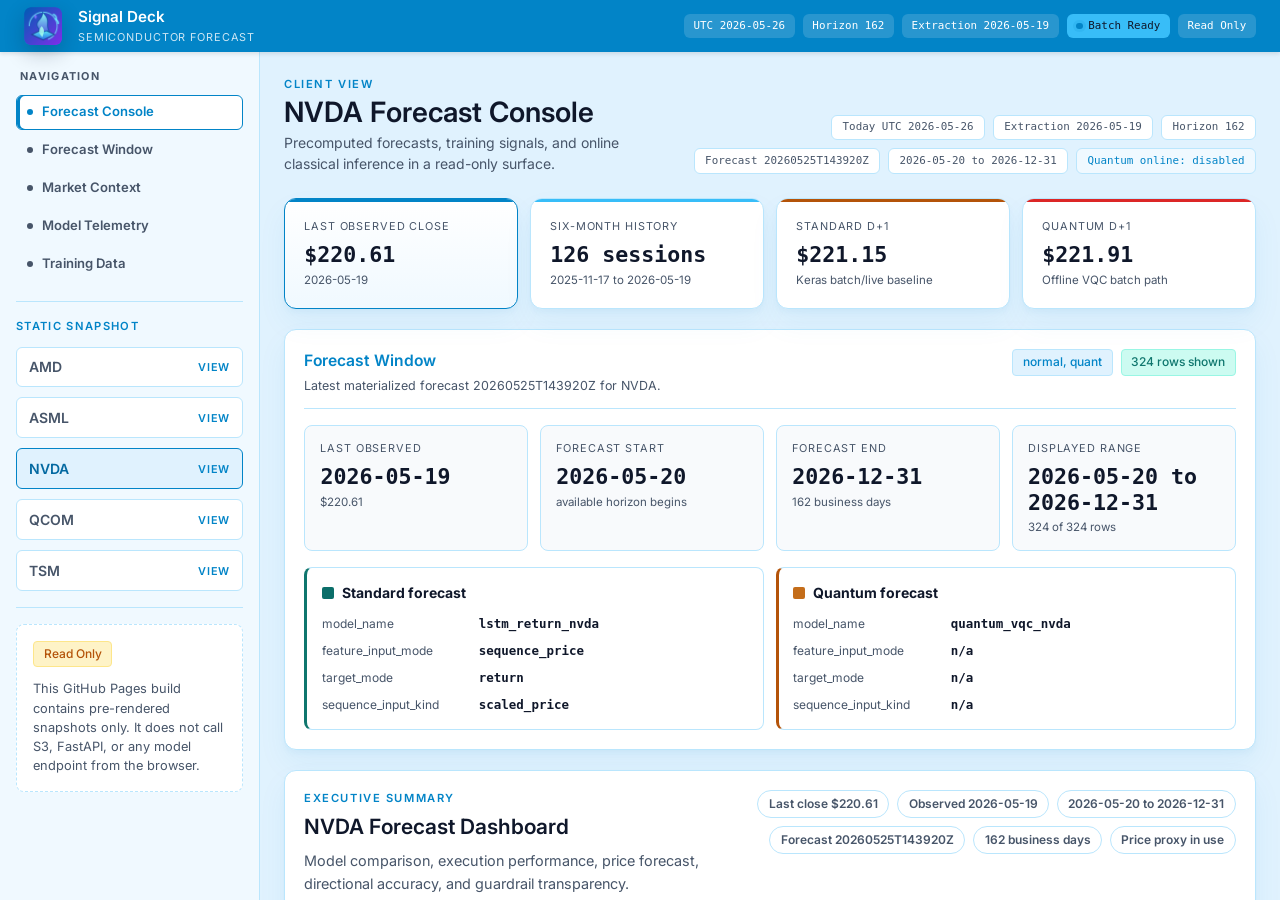
<file: site/index.html>
﻿<!doctype html>

<html lang="en">
  <head>
    <meta charset="utf-8">
    <meta name="viewport" content="width=device-width, initial-scale=1">
    <title>Signal Deck</title>
    <link rel="icon" href="static/favicon.ico" sizes="any">
    <link rel="apple-touch-icon" href="static/favicon-256.png">
    <link rel="stylesheet" href="static/app.css">
  </head>
  <body>
    <div class="sd-app">
      <div class="sd-topbar">
        <div class="sd-brand">
          <img
            class="sd-brand-logo"
            src="static/brand-logo-header.png"
            alt=""
            width="38"
            height="38"
            aria-hidden="true"
          >
          <div>
            <div class="sd-brand-name">Signal Deck</div>
            <div class="sd-brand-sub">Semiconductor Forecast</div>
          </div>
        </div>
        <div class="sd-chips">
          <div class="sd-chip">UTC 2026-05-26</div>
          <div class="sd-chip">Horizon 162</div>
          <div class="sd-chip">Extraction 2026-05-19</div>
          <div class="sd-chip sd-chip-accent">Batch Ready</div>
          <div class="sd-badge-locked">Read Only</div>
        </div>
      </div>

    <div class="shell">
      <aside class="rail">
        <div class="brand">
          <div class="brand-mark">Signal Deck</div>
          <div class="brand-sub">Semiconductor Forecast Client View</div>
        </div>

        <nav class="rail-section" aria-label="Dashboard sections">
          <div class="rail-title">Navigation</div>
          <a class="rail-nav-item rail-nav-item-active" href="#forecast-console">
            <span class="rail-nav-dot"></span>
            Forecast Console
          </a>
          <a class="rail-nav-item" href="#forecast-window">
            <span class="rail-nav-dot"></span>
            Forecast Window
          </a>
          <a class="rail-nav-item" href="#market-context">
            <span class="rail-nav-dot"></span>
            Market Context
          </a>
          <a class="rail-nav-item" href="#telemetry">
            <span class="rail-nav-dot"></span>
            Model Telemetry
          </a>
          <a class="rail-nav-item" href="#training-data">
            <span class="rail-nav-dot"></span>
            Training Data
          </a>
        </nav>

        <div class="rail-divider"></div>

        <section class="rail-section">
        
        <div class="filter-panel">
          <div class="filter-title">Static Snapshot</div>
          <div class="static-nav">
            
            <a
              class="static-nav-link "
              href="index.html?symbol=AMD"
            >AMD</a>
            
            <a
              class="static-nav-link "
              href="index.html?symbol=ASML"
            >ASML</a>
            
            <a
              class="static-nav-link static-nav-link-active"
              href="index.html?symbol=NVDA"
            >NVDA</a>
            
            <a
              class="static-nav-link "
              href="index.html?symbol=QCOM"
            >QCOM</a>
            
            <a
              class="static-nav-link "
              href="index.html?symbol=TSM"
            >TSM</a>
            
          </div>
        </div>
        
        </section>

        <div class="rail-divider"></div>

        <section class="rail-section">
        <div class="read-only-note">
          <div class="pill pill-locked">Read Only</div>
          
          <p>This GitHub Pages build contains pre-rendered snapshots only. It does not call S3, FastAPI, or any model endpoint from the browser.</p>
          
        </div>
        </section>
      </aside>

      <main class="canvas" id="forecast-console">
        <header class="hero">
          <div>
            <div class="eyebrow">Client View</div>
            <h1>NVDA Forecast Console</h1>
            <p>Precomputed forecasts, training signals, and online classical inference in a read-only surface.</p>
          </div>
          <div class="hero-meta">
            <div class="meta-chip">Today UTC 2026-05-26</div>
            <div class="meta-chip">Extraction 2026-05-19</div>
            <div class="meta-chip">Horizon 162</div>
            
            <div class="meta-chip">Forecast 20260525T143920Z</div>
            <div class="meta-chip">2026-05-20 to 2026-12-31</div>
            
            <div class="meta-chip meta-chip-accent">Quantum online: disabled</div>
          </div>
        </header>

        

        <section class="metrics-grid" aria-label="Overview metrics">
          
          <article class="metric-card metric-card-primary">
            <div class="metric-label">Last Observed Close</div>
            <div class="metric-value">$220.61</div>
            <div class="metric-sub">2026-05-19</div>
          </article>
          
          <article class="metric-card ">
            <div class="metric-label">Six-Month History</div>
            <div class="metric-value">126 sessions</div>
            <div class="metric-sub">2025-11-17 to 2026-05-19</div>
          </article>
          
          <article class="metric-card ">
            <div class="metric-label">Standard D+1</div>
            <div class="metric-value">$221.15</div>
            <div class="metric-sub">Keras batch/live baseline</div>
          </article>
          
          <article class="metric-card ">
            <div class="metric-label">Quantum D+1</div>
            <div class="metric-value">$221.91</div>
            <div class="metric-sub">Offline VQC batch path</div>
          </article>
          
        </section>

        
        <section class="panel forecast-window-panel" id="forecast-window">
          <div class="panel-head">
            <div>
              <div class="panel-title">Forecast Window</div>
              <div class="panel-subtitle">
                Latest materialized forecast 20260525T143920Z for NVDA.
              </div>
            </div>
            <div class="panel-tags">
              <span class="tag">normal, quant</span>
              <span class="tag tag-teal">324 rows shown</span>
            </div>
          </div>
          <div class="forecast-window-grid">
            <article class="forecast-window-card">
              <div class="metric-label">Last observed</div>
              <div class="metric-value">2026-05-19</div>
              <div class="metric-sub">$220.61</div>
            </article>
            <article class="forecast-window-card">
              <div class="metric-label">Forecast start</div>
              <div class="metric-value">2026-05-20</div>
              <div class="metric-sub">available horizon begins</div>
            </article>
            <article class="forecast-window-card">
              <div class="metric-label">Forecast end</div>
              <div class="metric-value">2026-12-31</div>
              <div class="metric-sub">162 business days</div>
            </article>
            <article class="forecast-window-card">
              <div class="metric-label">Displayed range</div>
              <div class="metric-value">2026-05-20 to 2026-12-31</div>
              <div class="metric-sub">
                324 of 324 rows
              </div>
            </article>
          </div>
          
          <div class="model-meta-grid">
            
            <article class="model-meta-card model-meta-card-normal">
              <div class="model-meta-head">
                <span class="legend-swatch" style="background: #0b6e69"></span>
                <strong>Standard forecast</strong>
              </div>
              <dl class="model-meta-list">
                <div><dt>model_name</dt><dd>lstm_return_nvda</dd></div>
                <div><dt>feature_input_mode</dt><dd>sequence_price</dd></div>
                <div><dt>target_mode</dt><dd>return</dd></div>
                <div><dt>sequence_input_kind</dt><dd>scaled_price</dd></div>
              </dl>
            </article>
            
            <article class="model-meta-card model-meta-card-quant">
              <div class="model-meta-head">
                <span class="legend-swatch" style="background: #c46d1a"></span>
                <strong>Quantum forecast</strong>
              </div>
              <dl class="model-meta-list">
                <div><dt>model_name</dt><dd>quantum_vqc_nvda</dd></div>
                <div><dt>feature_input_mode</dt><dd>n/a</dd></div>
                <div><dt>target_mode</dt><dd>n/a</dd></div>
                <div><dt>sequence_input_kind</dt><dd>n/a</dd></div>
              </dl>
            </article>
            
          </div>
          
        </section>
        

        
        
<section class="panel forecast-dashboard-panel">
  <div class="forecast-dashboard-header">
    <div>
      <div class="eyebrow">Executive Summary</div>
      <h2>NVDA Forecast Dashboard</h2>
      <p>Model comparison, execution performance, price forecast, directional accuracy, and guardrail transparency.</p>
    </div>
    <div class="forecast-dashboard-meta">
      <span>Last close $220.61</span>
      <span>Observed 2026-05-19</span>
      <span>2026-05-20 to 2026-12-31</span>
      <span>Forecast 20260525T143920Z</span>
      <span>162 business days</span>
      <span class="badge badge-proxy">Price proxy in use</span>
    </div>
  </div>

  
  <div class="forecast-alert-stack">
    
    
<article class="forecast-alert forecast-alert-proxy">
  <strong>VQC uses a price proxy</strong>
  <p>The VQC does not directly predict price in this view. It predicts movement direction or volatility, which is converted into an approximate price estimate.</p>
</article>

    
  </div>
  

  <div class="executive-kpi-grid">
    
    
<article class="executive-kpi executive-kpi-neutral">
  <div class="metric-label">Total LSTM runtime</div>
  <div class="executive-kpi-value">6.41s</div>
  <div class="metric-sub">39.5ms per step</div>
</article>

    
    
<article class="executive-kpi executive-kpi-neutral">
  <div class="metric-label">Total VQC runtime</div>
  <div class="executive-kpi-value">20.95s</div>
  <div class="metric-sub">129.3ms per step</div>
</article>

    
    
<article class="executive-kpi executive-kpi-neutral">
  <div class="metric-label">Runtime ratio</div>
  <div class="executive-kpi-value">3.3x</div>
  <div class="metric-sub">VQC / LSTM per step</div>
</article>

    
    
<article class="executive-kpi executive-kpi-neutral">
  <div class="metric-label">Forecast horizon</div>
  <div class="executive-kpi-value">162</div>
  <div class="metric-sub">business days</div>
</article>

    
    
<article class="executive-kpi executive-kpi-positive">
  <div class="metric-label">LSTM cumulative return</div>
  <div class="executive-kpi-value">+15.6%</div>
  <div class="metric-sub">vs last observed close</div>
</article>

    
    
<article class="executive-kpi executive-kpi-negative">
  <div class="metric-label">VQC cumulative return</div>
  <div class="executive-kpi-value">-8.8%</div>
  <div class="metric-sub">vs last observed close</div>
</article>

    
  </div>

  <div class="forecast-dashboard-tabs" aria-label="Forecast dashboard sections">
    <span>Forecast Window</span>
    <span>Runtime Performance</span>
    <span>Price Forecast</span>
    <span>Directional Accuracy</span>
    <span>Detailed Comparison</span>
  </div>

  <div class="forecast-section-grid">
    
<section class="forecast-section">
  <div class="section-kicker">Forecast Window</div>
  <h3>Materialized Range</h3>
  <dl class="metric-list">
    <div><dt>Last observed</dt><dd>2026-05-19</dd></div>
    <div><dt>Forecast start</dt><dd>2026-05-20</dd></div>
    <div><dt>Forecast end</dt><dd>2026-12-31</dd></div>
    <div><dt>Generated at</dt><dd>20260525T143920Z</dd></div>
  </dl>
</section>

    
<section class="forecast-section runtime-section">
  <div class="section-kicker">Runtime Performance</div>
  <h3>Execution Cost</h3>
  <div class="runtime-ratio">
    <span>3.3x</span>
    <small>VQC / LSTM per step</small>
  </div>
  <div class="model-bar-stack">
    
    <div class="model-bar-row">
      <div class="model-bar-label">
        <strong>LSTM</strong>
        <span>39.5ms avg</span>
      </div>
      <div class="model-bar-track">
        <span class="model-bar-fill model-bar-normal" style="width: 30.6%;"></span>
      </div>
    </div>
    
    <div class="model-bar-row">
      <div class="model-bar-label">
        <strong>VQC</strong>
        <span>129.3ms avg</span>
      </div>
      <div class="model-bar-track">
        <span class="model-bar-fill model-bar-quant" style="width: 100%;"></span>
      </div>
    </div>
    
  </div>
  
</section>

    
<section class="forecast-section">
  <div class="section-kicker">Price Forecast</div>
  <h3>Horizon Outcome</h3>
  <div class="forecast-model-list">
    
    <article class="forecast-model-row">
      <div>
        <strong>LSTM - Keras</strong>
        <span>LSTM final price</span>
      </div>
      <div class="model-outcome model-outcome-positive">
        <span aria-hidden="true">↑</span>
        +15.6%
      </div>
      <div class="badge-row">
        
        
      </div>
    </article>
    
    <article class="forecast-model-row">
      <div>
        <strong>VQC - Qiskit</strong>
        <span>VQC estimated price</span>
      </div>
      <div class="model-outcome model-outcome-negative">
        <span aria-hidden="true">↓</span>
        -8.8%
      </div>
      <div class="badge-row">
        
        <span class="badge badge-proxy">Yes, directional_return_proxy_shrunk_mean_abs_20d_from_quant_signal</span>
      </div>
    </article>
    
  </div>
</section>

    
<section class="forecast-section">
  <div class="section-kicker">Directional Accuracy</div>
  <h3>Movement Signal</h3>
  <div class="direction-grid">
    
    <article class="direction-card">
      <div class="direction-topline">
        <strong>LSTM</strong>
        <span>100.0% up rate</span>
      </div>
      <div class="direction-meter" aria-label="LSTM up rate">
        <span style="width: 100.0%;"></span>
      </div>
      <small>0/162 guardrail steps</small>
    </article>
    
    <article class="direction-card">
      <div class="direction-topline">
        <strong>VQC</strong>
        <span>8.6% up rate</span>
      </div>
      <div class="direction-meter" aria-label="VQC up rate">
        <span style="width: 8.6%;"></span>
      </div>
      <small>0/162 guardrail steps</small>
    </article>
    
  </div>
</section>

  </div>

  <section class="technical-note">
    <div>
      <div class="section-kicker">Technical explanation</div>
      <p>The VQC is approximately 3.3x slower than the LSTM per step. Over 162 steps, the total runtime difference is approximately 14.54s. This is expected because each VQC step may involve running a variational quantum circuit, sampler execution, transpilation, and bitstring interpretation, while the LSTM mainly performs optimized matrix operations.</p>
      
      <p>The VQC is approximately a direction and volatility model in this interface. Its output is converted into an estimated price path through the configured proxy, so it should not be read as a direct price regression.</p>
      
      
    </div>
  </section>

  
<section class="forecast-section detailed-comparison-section">
  <div class="section-kicker">Detailed Comparison</div>
  <h3>Model Comparison Table</h3>
  <div class="table-wrap">
    <table class="data-table forecast-comparison-table">
      <thead>
        <tr>
          <th>Model</th>
          <th>Family</th>
          <th>Total runtime</th>
          <th>Average runtime/step</th>
          <th>Minimum runtime/step</th>
          <th>Maximum runtime/step</th>
          <th>Up rate</th>
          <th>Cumulative return</th>
          <th>Steps with guardrails</th>
          <th>Price proxy</th>
        </tr>
      </thead>
      <tbody>
        
        <tr>
          <td><strong>LSTM - Keras</strong></td>
          <td>keras_lstm_regression</td>
          <td>6.41s</td>
          <td>39.5ms</td>
          <td>35.9ms</td>
          <td>171.5ms</td>
          <td>100.0%</td>
          <td class="comparison-return comparison-return-positive">
            +15.6%
            
          </td>
          <td>0/162</td>
          <td>
            No
            
          </td>
        </tr>
        
        <tr>
          <td><strong>VQC - Qiskit</strong></td>
          <td>quantum_vqc_direction</td>
          <td>20.95s</td>
          <td>129.3ms</td>
          <td>76.9ms</td>
          <td>278.0ms</td>
          <td>8.6%</td>
          <td class="comparison-return comparison-return-negative">
            -8.8%
            
          </td>
          <td>0/162</td>
          <td>
            Yes, directional_return_proxy_shrunk_mean_abs_20d_from_quant_signal
            <span class="badge badge-proxy">Price proxy</span>
          </td>
        </tr>
        
      </tbody>
    </table>
  </div>
</section>

</section>

        

        <section class="panel" id="company-snapshot">
          <div class="panel-head">
            <div>
              <div class="panel-title">Company Forecast Snapshot</div>
              <div class="panel-subtitle">Side-by-side D+1 and standard horizon view for every supported company.</div>
            </div>
            <div class="panel-tags">
              <span class="tag">5 companies</span>
              <span class="tag tag-teal">selected: NVDA</span>
            </div>
          </div>

          
          <div class="table-wrap">
            <table class="data-table">
              <thead>
                <tr>
                  <th>Symbol</th>
                  <th>Base close</th>
                  <th>Standard D+1</th>
                  <th>Std Delta</th>
                  <th>Std horizon</th>
                  <th>Quantum D+1</th>
                  <th>Quant Delta</th>
                  <th>Guardrail</th>
                  <th>Availability</th>
                  <th>Open</th>
                </tr>
              </thead>
              <tbody>
                
                <tr class="row-selected">
                  <td><strong>NVDA</strong></td>
                  <td class="num">
                    
                    $220.61
                    
                  </td>
                  <td class="num">
                    
                    $221.15
                    
                  </td>
                  <td class="num positive-text">
                    
                    +0.24%
                    
                  </td>
                  <td class="num">
                    
                    $254.97
                    
                  </td>
                  <td class="num">
                    
                    $221.91
                    
                  </td>
                  <td class="num positive-text">
                    
                    +0.59%
                    
                  </td>
                  <td>
                    
                    no
                    
                  </td>
                  <td><span class="status-pill">standard + quantum</span></td>
                  <td>
                    <a
                      class="table-link"
                      href="index.html?symbol=NVDA"
                    >view</a>
                  </td>
                </tr>
                
                <tr class="">
                  <td><strong>AMD</strong></td>
                  <td class="num">
                    
                    $414.05
                    
                  </td>
                  <td class="num">
                    
                    $412.85
                    
                  </td>
                  <td class="num negative-text">
                    
                    -0.29%
                    
                  </td>
                  <td class="num">
                    
                    $357.40
                    
                  </td>
                  <td class="num">
                    
                    $408.99
                    
                  </td>
                  <td class="num negative-text">
                    
                    -1.22%
                    
                  </td>
                  <td>
                    
                    no
                    
                  </td>
                  <td><span class="status-pill">standard + quantum</span></td>
                  <td>
                    <a
                      class="table-link"
                      href="index.html?symbol=AMD"
                    >view</a>
                  </td>
                </tr>
                
                <tr class="">
                  <td><strong>ASML</strong></td>
                  <td class="num">
                    
                    $1459.44
                    
                  </td>
                  <td class="num">
                    
                    $1461.46
                    
                  </td>
                  <td class="num positive-text">
                    
                    +0.14%
                    
                  </td>
                  <td class="num">
                    
                    $1584.50
                    
                  </td>
                  <td class="num">
                    
                    $1449.45
                    
                  </td>
                  <td class="num negative-text">
                    
                    -0.68%
                    
                  </td>
                  <td>
                    
                    no
                    
                  </td>
                  <td><span class="status-pill">standard + quantum</span></td>
                  <td>
                    <a
                      class="table-link"
                      href="index.html?symbol=ASML"
                    >view</a>
                  </td>
                </tr>
                
                <tr class="">
                  <td><strong>QCOM</strong></td>
                  <td class="num">
                    
                    $195.61
                    
                  </td>
                  <td class="num">
                    
                    $195.75
                    
                  </td>
                  <td class="num positive-text">
                    
                    +0.07%
                    
                  </td>
                  <td class="num">
                    
                    $204.02
                    
                  </td>
                  <td class="num">
                    
                    $198.14
                    
                  </td>
                  <td class="num positive-text">
                    
                    +1.29%
                    
                  </td>
                  <td>
                    
                    no
                    
                  </td>
                  <td><span class="status-pill">standard + quantum</span></td>
                  <td>
                    <a
                      class="table-link"
                      href="index.html?symbol=QCOM"
                    >view</a>
                  </td>
                </tr>
                
                <tr class="">
                  <td><strong>TSM</strong></td>
                  <td class="num">
                    
                    $392.61
                    
                  </td>
                  <td class="num">
                    
                    $392.86
                    
                  </td>
                  <td class="num positive-text">
                    
                    +0.06%
                    
                  </td>
                  <td class="num">
                    
                    $408.12
                    
                  </td>
                  <td class="num">
                    
                    $394.77
                    
                  </td>
                  <td class="num positive-text">
                    
                    +0.55%
                    
                  </td>
                  <td>
                    
                    no
                    
                  </td>
                  <td><span class="status-pill">standard + quantum</span></td>
                  <td>
                    <a
                      class="table-link"
                      href="index.html?symbol=TSM"
                    >view</a>
                  </td>
                </tr>
                
              </tbody>
            </table>
          </div>
          
        </section>

        <section class="panel panel-chart panel-chart-hero" id="market-context">
          <div class="panel-head">
            <div>
              <div class="panel-title">Six-Month Market Context</div>
              <div class="panel-subtitle">
                
                Observed closes from 2025-11-17 to 2026-05-19, followed by standard and quantum paths from 2026-05-20 to 2026-12-31 generated at 20260525T143920Z.
                
              </div>
            </div>
            <div class="panel-tags">
              <span class="tag">6 months</span>
              <span class="tag tag-teal">normal vs quant</span>
              <button type="button" class="chart-zoom-button" data-chart-zoom="in" aria-label="Zoom in">+</button>
              <button type="button" class="chart-zoom-button" data-chart-zoom="out" aria-label="Zoom out">-</button>
              <button type="button" class="chart-zoom-button chart-zoom-reset" data-chart-zoom="reset" aria-label="Reset zoom">Reset</button>
            </div>
          </div>

          
          <svg id="market-context-chart" class="forecast-chart forecast-chart-hero" data-original-viewbox="0 0 920.0 320.0" viewBox="0 0 920.0 320.0" preserveAspectRatio="xMidYMid meet" aria-label="Six-month market context chart">
            
            <line x1="0" x2="920.0" y1="30.0" y2="30.0" class="chart-guide"></line>
            <text x="8.0" y="24.0" data-original-x="8.0" data-original-y="24.0" class="chart-label chart-y-axis-label">$335.63</text>
            
            <line x1="0" x2="920.0" y1="95.00000000000003" y2="95.00000000000003" class="chart-guide"></line>
            <text x="8.0" y="89.00000000000003" data-original-x="8.0" data-original-y="89.00000000000003" class="chart-label chart-y-axis-label">$285.28</text>
            
            <line x1="0" x2="920.0" y1="159.99999999999997" y2="159.99999999999997" class="chart-guide"></line>
            <text x="8.0" y="153.99999999999997" data-original-x="8.0" data-original-y="153.99999999999997" class="chart-label chart-y-axis-label">$234.93</text>
            
            <line x1="0" x2="920.0" y1="225.0" y2="225.0" class="chart-guide"></line>
            <text x="8.0" y="219.0" data-original-x="8.0" data-original-y="219.0" class="chart-label chart-y-axis-label">$184.58</text>
            
            <line x1="0" x2="920.0" y1="290.0" y2="290.0" class="chart-guide"></line>
            <text x="8.0" y="284.0" data-original-x="8.0" data-original-y="284.0" class="chart-label chart-y-axis-label">$134.23</text>
            
            <line x1="0" x2="920.0" y1="178.48763170506976" y2="178.48763170506976" class="chart-base"></line>
            <line x1="660.4" x2="660.4" y1="0" y2="320.0" class="chart-boundary"></line>
            <polyline points="70.00,222.39 74.72,229.16 79.45,222.50 84.17,230.09 88.89,232.36 93.62,227.62 98.34,233.73 103.06,230.58 107.79,234.79 112.51,231.02 117.23,229.03 121.96,231.44 126.68,226.55 131.40,227.80 136.12,223.75 140.85,224.50 145.57,226.04 150.29,229.71 155.02,237.34 159.74,235.70 164.46,233.86 169.19,242.61 173.91,238.48 178.63,229.64 183.36,226.15 188.08,219.03 192.80,219.80 197.53,217.32 202.25,220.30 206.97,221.18 211.70,222.52 216.42,219.49 221.14,220.43 225.87,221.57 230.59,219.15 235.31,224.41 240.04,224.64 244.76,224.54 249.48,223.41 254.20,226.86 258.93,221.81 263.65,222.87 268.37,233.41 273.10,226.63 277.82,224.67 282.54,221.01 287.27,222.56 291.99,219.92 296.71,216.04 301.44,214.76 306.16,216.55 310.88,223.67 315.61,230.48 320.33,238.42 325.05,241.40 329.78,223.93 334.50,217.95 339.22,219.89 343.95,217.94 348.67,221.96 353.39,227.29 358.12,224.50 362.84,220.61 367.56,220.72 372.28,218.24 377.01,216.00 381.73,214.33 386.45,210.83 391.18,224.60 395.90,234.54 400.62,227.71 405.35,230.85 410.07,226.99 414.79,226.60 419.52,233.73 424.24,227.49 428.96,224.76 433.69,223.13 438.41,226.86 443.13,230.59 447.86,226.76 452.58,228.42 457.30,230.40 462.03,232.77 466.75,240.34 471.47,236.54 476.20,237.11 480.92,232.62 485.64,242.22 490.36,247.03 495.09,250.06 499.81,238.14 504.53,236.40 509.26,234.28 513.98,233.96 518.70,233.37 523.43,228.23 528.15,225.87 532.87,219.77 537.60,218.90 542.32,209.60 547.04,206.55 551.77,207.23 556.49,202.93 561.21,202.44 565.94,205.25 570.66,201.87 575.38,205.56 580.11,194.42 584.83,183.65 589.55,188.09 594.28,193.15 599.00,205.65 603.72,207.10 608.44,207.06 613.17,209.61 617.89,194.99 622.61,190.25 627.34,185.47 632.06,180.00 636.78,178.27 641.51,171.75 646.23,158.95 650.95,172.41 655.68,176.28 660.40,178.49" fill="none" stroke="#174b83" stroke-width="4" stroke-linecap="round" stroke-linejoin="round"></polyline>
            
            
            <polyline points="660.40,178.49 661.82,170.37 663.23,168.13 664.65,164.47 666.07,163.81 667.49,159.29 668.90,159.27 670.32,158.54 671.74,155.44 673.16,154.89 674.57,154.26 675.99,151.02 677.41,151.55 678.82,145.95 680.24,144.81 681.66,147.59 683.08,146.48 684.49,147.27 685.91,143.04 687.33,141.40 688.75,140.97 690.16,134.79 691.58,136.62 693.00,135.51 694.41,134.24 695.83,134.17 697.25,131.86 698.67,129.24 700.08,134.80 701.50,131.48 702.92,130.06 704.34,126.82 705.75,126.77 707.17,124.63 708.59,125.35 710.00,121.82 711.42,122.86 712.84,123.06 714.26,120.69 715.67,120.93 717.09,121.01 718.51,118.33 719.93,119.54 721.34,114.32 722.76,113.72 724.18,117.15 725.60,116.52 727.01,117.84 728.43,113.92 729.85,112.68 731.26,112.67 732.68,106.69 734.10,108.98 735.52,108.22 736.93,107.29 738.35,107.58 739.77,105.53 741.19,103.17 742.60,109.24 744.02,106.12 745.44,104.96 746.85,101.91 748.27,102.15 749.69,100.22 751.11,101.23 752.52,97.86 753.94,99.19 755.36,99.64 756.78,97.44 758.19,97.93 759.61,98.25 761.03,95.71 762.44,97.18 763.86,92.03 765.28,91.62 766.70,95.35 768.11,94.90 769.53,96.45 770.95,92.62 772.37,91.53 773.78,91.70 775.20,85.75 776.62,88.28 778.03,87.67 779.45,86.88 780.87,87.34 782.29,85.41 783.70,83.14 785.12,89.51 786.54,86.47 787.96,85.43 789.37,82.46 790.79,82.85 792.21,81.03 793.62,82.20 795.04,78.88 796.46,80.38 797.88,80.97 799.29,78.85 800.71,79.48 802.13,79.92 803.55,77.46 804.96,79.08 806.38,73.94 807.80,73.64 809.21,77.56 810.63,77.22 812.05,78.91 813.47,75.11 814.88,74.11 816.30,74.39 817.72,68.43 819.14,71.11 820.55,70.59 821.97,69.89 823.39,70.46 824.80,68.59 826.22,66.38 827.64,72.96 829.06,69.95 830.47,68.99 831.89,66.05 833.31,66.54 834.73,64.77 836.14,66.05 837.56,62.76 838.98,64.37 840.40,65.05 841.81,62.99 843.23,63.70 844.65,64.24 846.06,61.81 847.48,63.53 848.90,58.39 850.32,58.16 851.73,62.23 853.15,61.95 854.57,63.74 855.99,59.96 857.40,59.02 858.82,59.37 860.24,53.38 861.65,56.17 863.07,55.72 864.49,55.07 865.91,55.72 867.32,53.89 868.74,51.71 870.16,58.45 871.58,55.47 872.99,54.55 874.41,51.64 875.83,52.19 877.24,50.46 878.66,51.82 880.08,48.55 881.50,50.23 882.91,50.99 884.33,48.95 885.75,49.73 887.17,50.34 888.58,47.93 890.00,49.73" fill="none" stroke="#0b6e69" stroke-width="2.2" stroke-dasharray="4 7" stroke-linecap="round" stroke-linejoin="round" class="chart-scenario-line"></polyline>
            
            
            <polyline points="660.40,178.49 661.82,182.03 663.23,184.66 664.65,184.76 666.07,187.30 667.49,185.61 668.90,188.15 670.32,189.80 671.74,188.93 673.16,190.49 674.57,191.85 675.99,190.52 677.41,192.89 678.82,189.05 680.24,189.62 681.66,194.04 683.08,194.53 684.49,196.89 685.91,194.18 687.33,194.03 688.75,195.04 690.16,190.29 691.58,193.50 693.00,193.76 694.41,193.83 695.83,195.08 697.25,194.06 698.67,192.71 700.08,199.52 701.50,197.43 702.92,197.23 704.34,195.18 705.75,196.32 707.17,195.35 708.59,197.22 710.00,194.82 711.42,196.99 712.84,198.29 714.26,197.02 715.67,198.35 717.09,199.51 718.51,197.89 719.93,200.15 721.34,195.97 722.76,196.40 724.18,200.86 725.60,201.24 727.01,203.57 728.43,200.64 729.85,200.39 731.26,201.35 732.68,196.34 734.10,199.60 735.52,199.79 736.93,199.81 738.35,201.04 739.77,199.92 741.19,198.48 742.60,205.47 744.02,203.26 745.44,203.01 746.85,200.86 748.27,201.99 749.69,200.96 751.11,202.85 752.52,200.35 753.94,202.55 755.36,203.87 756.78,202.53 758.19,203.87 759.61,205.04 761.03,203.35 762.44,205.65 763.86,201.34 765.28,201.76 766.70,206.32 768.11,206.69 769.53,209.06 770.95,206.04 772.37,205.76 773.78,206.73 775.20,201.58 776.62,204.90 778.03,205.09 779.45,205.09 780.87,206.33 782.29,205.18 783.70,203.69 785.12,210.83 786.54,208.56 787.96,208.29 789.37,206.08 790.79,207.23 792.21,206.16 793.62,208.08 795.04,205.51 796.46,207.75 797.88,209.09 799.29,207.71 800.71,209.07 802.13,210.25 803.55,208.52 804.96,210.86 806.38,206.45 807.80,206.87 809.21,211.51 810.63,211.88 812.05,214.29 813.47,211.20 814.88,210.91 816.30,211.89 817.72,206.63 819.14,210.01 820.55,210.19 821.97,210.18 823.39,211.44 824.80,210.26 826.22,208.73 827.64,216.00 829.06,213.68 830.47,213.39 831.89,211.13 833.31,212.29 834.73,211.20 836.14,213.15 837.56,210.53 838.98,212.80 840.40,214.15 841.81,212.75 843.23,214.12 844.65,215.31 846.06,213.54 847.48,215.92 848.90,211.43 850.32,211.85 851.73,216.56 853.15,216.93 854.57,219.37 855.99,216.22 857.40,215.92 858.82,216.91 860.24,211.56 861.65,214.99 863.07,215.16 864.49,215.15 865.91,216.42 867.32,215.22 868.74,213.66 870.16,221.03 871.58,218.67 872.99,218.37 874.41,216.07 875.83,217.24 877.24,216.13 878.66,218.10 880.08,215.44 881.50,217.74 882.91,219.10 884.33,217.67 885.75,219.06 887.17,220.26 888.58,218.46 890.00,220.86" fill="none" stroke="#0b6e69" stroke-width="2.2" stroke-dasharray="4 7" stroke-linecap="round" stroke-linejoin="round" class="chart-scenario-line"></polyline>
            
            <polyline points="660.40,178.49 661.82,177.79 663.23,177.12 664.65,176.46 666.07,175.82 667.49,175.19 668.90,174.58 670.32,173.98 671.74,173.40 673.16,172.83 674.57,172.27 675.99,171.72 677.41,171.19 678.82,170.66 680.24,170.15 681.66,169.65 683.08,169.15 684.49,168.67 685.91,168.19 687.33,167.72 688.75,167.27 690.16,166.81 691.58,166.37 693.00,165.93 694.41,165.50 695.83,165.08 697.25,164.67 698.67,164.26 700.08,163.85 701.50,163.46 702.92,163.07 704.34,162.68 705.75,162.30 707.17,161.93 708.59,161.56 710.00,161.19 711.42,160.83 712.84,160.48 714.26,160.13 715.67,159.78 717.09,159.44 718.51,159.10 719.93,158.77 721.34,158.44 722.76,158.12 724.18,157.80 725.60,157.48 727.01,157.16 728.43,156.85 729.85,156.55 731.26,156.25 732.68,155.95 734.10,155.65 735.52,155.36 736.93,155.07 738.35,154.78 739.77,154.50 741.19,154.21 742.60,153.94 744.02,153.66 745.44,153.39 746.85,153.12 748.27,152.85 749.69,152.59 751.11,152.32 752.52,152.06 753.94,151.81 755.36,151.55 756.78,151.30 758.19,151.05 759.61,150.80 761.03,150.55 762.44,150.31 763.86,150.07 765.28,149.83 766.70,149.59 768.11,149.36 769.53,149.12 770.95,148.89 772.37,148.66 773.78,148.43 775.20,148.21 776.62,147.98 778.03,147.76 779.45,147.54 780.87,147.32 782.29,147.10 783.70,146.89 785.12,146.67 786.54,146.46 787.96,146.25 789.37,146.04 790.79,145.84 792.21,145.63 793.62,145.42 795.04,145.22 796.46,145.02 797.88,144.82 799.29,144.62 800.71,144.42 802.13,144.23 803.55,144.03 804.96,143.84 806.38,143.65 807.80,143.46 809.21,143.27 810.63,143.08 812.05,142.89 813.47,142.71 814.88,142.52 816.30,142.34 817.72,142.16 819.14,141.98 820.55,141.80 821.97,141.62 823.39,141.44 824.80,141.26 826.22,141.09 827.64,140.91 829.06,140.74 830.47,140.57 831.89,140.40 833.31,140.23 834.73,140.06 836.14,139.89 837.56,139.72 838.98,139.56 840.40,139.39 841.81,139.23 843.23,139.06 844.65,138.90 846.06,138.74 847.48,138.58 848.90,138.42 850.32,138.26 851.73,138.10 853.15,137.95 854.57,137.79 855.99,137.63 857.40,137.48 858.82,137.33 860.24,137.17 861.65,137.02 863.07,136.87 864.49,136.72 865.91,136.57 867.32,136.42 868.74,136.27 870.16,136.12 871.58,135.98 872.99,135.83 874.41,135.69 875.83,135.54 877.24,135.40 878.66,135.25 880.08,135.11 881.50,134.97 882.91,134.83 884.33,134.69 885.75,134.55 887.17,134.41 888.58,134.27 890.00,134.13" fill="none" stroke="#0b6e69" stroke-width="4.2" stroke-dasharray="" stroke-linecap="round" stroke-linejoin="round"></polyline>
            <circle cx="890.0" cy="134.13471292236784" r="5.5" fill="#0b6e69" class="chart-endpoint"></circle>
            <text x="880.0" y="134.13471292236784" text-anchor="end" class="chart-value-label chart-value-label-main">$254.97</text>
            
            <text x="880.0" y="33.73358590403694" text-anchor="end" class="chart-value-label chart-value-label-scenario">$320.34</text>
            
            
            <text x="880.0" y="238.8602862512264" text-anchor="end" class="chart-value-label chart-value-label-scenario">$187.79</text>
            
            
            
            <polyline points="660.40,178.49 661.82,169.35 663.23,169.46 664.65,168.07 666.07,166.71 667.49,164.11 668.90,165.87 670.32,166.83 671.74,165.32 673.16,166.24 674.57,167.05 675.99,165.30 677.41,166.99 678.82,162.79 680.24,162.77 681.66,166.36 683.08,165.37 684.49,166.99 685.91,163.78 687.33,162.90 688.75,163.11 690.16,157.98 691.58,160.28 693.00,159.85 694.41,159.27 695.83,159.79 697.25,158.23 698.67,156.09 700.08,161.46 701.50,158.66 702.92,157.90 704.34,155.48 705.75,155.98 707.17,154.57 708.59,155.76 710.00,153.07 711.42,154.23 712.84,154.62 714.26,152.67 715.67,153.09 717.09,153.67 718.51,151.74 719.93,153.33 721.34,149.12 722.76,149.07 724.18,152.33 725.60,152.24 727.01,153.90 728.43,150.86 729.85,150.22 731.26,150.67 732.68,145.81 734.10,148.31 735.52,148.10 736.93,147.41 738.35,147.80 739.77,146.44 741.19,144.79 742.60,150.60 744.02,148.28 745.44,147.69 746.85,145.44 748.27,146.09 749.69,144.83 751.11,146.14 752.52,143.61 753.94,145.20 755.36,146.01 756.78,144.51 758.19,145.35 759.61,146.03 761.03,144.24 762.44,145.92 763.86,141.87 765.28,141.92 766.70,145.55 768.11,145.56 769.53,147.29 770.95,144.38 772.37,143.84 773.78,144.37 775.20,139.66 776.62,142.22 778.03,142.08 779.45,141.79 780.87,142.57 782.29,141.30 783.70,139.76 785.12,145.55 786.54,143.34 787.96,142.83 789.37,140.69 790.79,141.39 792.21,140.21 793.62,141.57 795.04,139.14 796.46,140.77 797.88,141.63 799.29,140.22 800.71,141.10 802.13,141.83 803.55,140.12 804.96,141.84 806.38,137.90 807.80,138.00 809.21,141.63 810.63,141.69 812.05,143.45 813.47,140.64 814.88,140.15 816.30,140.73 817.72,136.13 819.14,138.70 820.55,138.62 821.97,138.38 823.39,139.19 824.80,137.99 826.22,136.51 827.64,142.26 829.06,140.12 830.47,139.67 831.89,137.59 833.31,138.32 834.73,137.21 836.14,138.59 837.56,136.23 838.98,137.88 840.40,138.76 841.81,137.41 843.23,138.31 844.65,139.08 846.06,137.43 847.48,139.15 848.90,135.31 850.32,135.45 851.73,139.05 853.15,139.15 854.57,140.91 855.99,138.18 857.40,137.73 858.82,138.33 860.24,133.84 861.65,136.40 863.07,136.35 864.49,136.15 865.91,136.98 867.32,135.82 868.74,134.39 870.16,140.09 871.58,138.02 872.99,137.59 874.41,135.58 875.83,136.33 877.24,135.26 878.66,136.65 880.08,134.36 881.50,136.00 882.91,136.90 884.33,135.59 885.75,136.51 887.17,137.29 888.58,135.37 890.00,137.09" fill="none" stroke="#c46d1a" stroke-width="2.2" stroke-dasharray="4 7" stroke-linecap="round" stroke-linejoin="round" class="chart-scenario-line"></polyline>
            
            
            <polyline points="660.40,178.49 661.82,181.06 663.23,185.92 664.65,188.12 666.07,189.96 667.49,190.01 668.90,194.13 670.32,197.24 671.74,197.73 673.16,200.53 674.57,203.08 675.99,203.00 677.41,206.28 678.82,203.60 680.24,205.05 681.66,210.05 683.08,210.57 684.49,213.51 685.91,211.61 687.33,212.01 688.75,213.47 690.16,209.56 691.58,213.05 693.00,213.77 694.41,214.33 695.83,215.95 697.25,215.48 698.67,214.46 700.08,220.93 701.50,219.21 702.92,219.46 704.34,218.03 705.75,219.49 707.17,219.04 708.59,221.16 710.00,219.39 711.42,221.53 712.84,222.88 714.26,221.88 715.67,223.24 717.09,224.67 718.51,223.59 719.93,226.02 721.34,222.63 722.76,223.39 724.18,227.53 725.60,228.24 727.01,230.68 728.43,228.41 729.85,228.54 731.26,229.75 732.68,225.63 734.10,228.87 735.52,229.39 736.93,229.50 738.35,230.69 739.77,230.04 741.19,229.09 742.60,235.59 744.02,233.96 745.44,234.05 746.85,232.48 748.27,233.78 749.69,233.19 751.11,235.15 752.52,233.27 753.94,235.50 755.36,236.95 756.78,236.08 758.19,237.54 759.61,238.85 761.03,237.67 762.44,239.96 763.86,236.50 765.28,237.16 766.70,241.38 768.11,241.98 769.53,244.29 770.95,241.96 772.37,242.00 773.78,243.10 775.20,238.95 776.62,242.07 778.03,242.49 779.45,242.76 780.87,244.08 782.29,243.36 783.70,242.35 785.12,248.68 786.54,247.00 787.96,247.03 789.37,245.40 790.79,246.62 792.21,245.97 793.62,247.84 795.04,245.92 796.46,248.06 797.88,249.42 799.29,248.51 800.71,249.89 802.13,251.12 803.55,249.90 804.96,252.09 806.38,248.64 807.80,249.23 809.21,253.33 810.63,253.87 812.05,256.09 813.47,253.75 814.88,253.73 816.30,254.77 817.72,250.64 819.14,253.66 820.55,254.03 821.97,254.24 823.39,255.50 824.80,254.75 826.22,253.71 827.64,259.90 829.06,258.21 830.47,258.19 831.89,256.55 833.31,257.71 834.73,257.02 836.14,258.83 837.56,256.90 838.98,258.96 840.40,260.26 841.81,259.33 843.23,260.65 844.65,261.82 846.06,260.58 847.48,262.71 848.90,259.27 850.32,259.82 851.73,263.82 853.15,264.32 854.57,266.48 855.99,264.14 857.40,264.09 858.82,265.08 860.24,260.97 861.65,263.92 863.07,264.25 864.49,264.43 865.91,265.64 867.32,264.86 868.74,263.81 870.16,269.88 871.58,268.18 872.99,268.13 874.41,266.49 875.83,267.60 877.24,266.90 878.66,268.65 880.08,266.72 881.50,268.72 882.91,269.98 884.33,269.03 885.75,270.31 887.17,271.43 888.58,270.00 890.00,272.07" fill="none" stroke="#c46d1a" stroke-width="2.2" stroke-dasharray="4 7" stroke-linecap="round" stroke-linejoin="round" class="chart-scenario-line"></polyline>
            
            <polyline points="660.40,178.49 661.82,176.81 663.23,178.41 664.65,179.91 666.07,178.59 667.49,179.76 668.90,180.85 670.32,181.85 671.74,182.70 673.16,183.52 674.57,184.31 675.99,185.06 677.41,185.65 678.82,186.19 680.24,186.68 681.66,187.11 683.08,186.70 684.49,187.05 685.91,187.31 687.33,187.46 688.75,187.60 690.16,187.74 691.58,187.88 693.00,188.02 694.41,188.15 695.83,188.29 697.25,188.43 698.67,188.29 700.08,188.15 701.50,188.02 702.92,188.15 704.34,188.29 705.75,188.43 707.17,188.57 708.59,188.70 710.00,188.84 711.42,188.70 712.84,188.57 714.26,188.43 715.67,188.29 717.09,188.43 718.51,188.57 719.93,188.70 721.34,188.84 722.76,188.98 724.18,188.84 725.60,188.98 727.01,189.12 728.43,189.25 729.85,189.39 731.26,189.53 732.68,189.66 734.10,189.80 735.52,189.94 736.93,189.80 738.35,189.66 739.77,189.80 741.19,189.94 742.60,190.07 744.02,190.21 745.44,190.35 746.85,190.48 748.27,190.62 749.69,190.76 751.11,190.89 752.52,191.03 753.94,191.16 755.36,191.30 756.78,191.44 758.19,191.57 759.61,191.71 761.03,191.84 762.44,191.98 763.86,192.12 765.28,192.25 766.70,192.39 768.11,192.52 769.53,192.66 770.95,192.79 772.37,192.93 773.78,193.06 775.20,193.20 776.62,193.33 778.03,193.47 779.45,193.60 780.87,193.74 782.29,193.87 783.70,194.01 785.12,194.14 786.54,194.28 787.96,194.41 789.37,194.55 790.79,194.68 792.21,194.81 793.62,194.95 795.04,195.08 796.46,195.22 797.88,195.35 799.29,195.49 800.71,195.62 802.13,195.75 803.55,195.89 804.96,196.02 806.38,196.15 807.80,196.29 809.21,196.42 810.63,196.55 812.05,196.69 813.47,196.82 814.88,196.95 816.30,197.09 817.72,197.22 819.14,197.35 820.55,197.49 821.97,197.62 823.39,197.75 824.80,197.89 826.22,198.02 827.64,198.15 829.06,198.28 830.47,198.42 831.89,198.55 833.31,198.68 834.73,198.81 836.14,198.95 837.56,199.08 838.98,199.21 840.40,199.34 841.81,199.47 843.23,199.61 844.65,199.74 846.06,199.87 847.48,200.00 848.90,200.13 850.32,200.26 851.73,200.40 853.15,200.53 854.57,200.66 855.99,200.79 857.40,200.92 858.82,201.05 860.24,201.18 861.65,201.31 863.07,201.45 864.49,201.58 865.91,201.71 867.32,201.84 868.74,201.97 870.16,202.10 871.58,202.23 872.99,202.36 874.41,202.49 875.83,202.62 877.24,202.75 878.66,202.88 880.08,203.01 881.50,203.14 882.91,203.27 884.33,203.40 885.75,203.53 887.17,203.66 888.58,203.53 890.00,203.66" fill="none" stroke="#c46d1a" stroke-width="4.2" stroke-dasharray="9 6" stroke-linecap="round" stroke-linejoin="round"></polyline>
            <circle cx="890.0" cy="203.66209058221511" r="5.5" fill="#c46d1a" class="chart-endpoint"></circle>
            <text x="880.0" y="203.66209058221511" text-anchor="end" class="chart-value-label chart-value-label-main">$201.11</text>
            
            <text x="880.0" y="121.08867839588126" text-anchor="end" class="chart-value-label chart-value-label-scenario">$252.68</text>
            
            
            <text x="880.0" y="290.0689655172414" text-anchor="end" class="chart-value-label chart-value-label-scenario">$148.12</text>
            
            
            
            <text x="70.0" y="314.0" data-original-x="70.0" data-original-y="314.0" text-anchor="middle" class="chart-label chart-x-axis-label">2025-11-17</text>
            
            <text x="660.4" y="314.0" data-original-x="660.4" data-original-y="314.0" text-anchor="middle" class="chart-label chart-x-axis-label">2026-05-19</text>
            
            <text x="890.0" y="314.0" data-original-x="890.0" data-original-y="314.0" text-anchor="middle" class="chart-label chart-x-axis-label">2026-12-31</text>
            
          </svg>
          <div class="legend-row chart-summary-row">
            <div class="legend-pill chart-summary-pill">
              <span class="legend-swatch" style="background: #174b83"></span>
              <span>historical close</span>
              <strong>Last close $220.61</strong>
            </div>
            
            <div class="legend-pill chart-summary-pill">
              <span class="legend-swatch" style="background: #0b6e69"></span>
              <span>Standard forecast</span>
              <strong>D+1 $221.15</strong>
              <strong>End $254.97</strong>
              <strong>Sim $187.79–$320.34</strong>
              <strong class="positive-text">End +15.57% ($+34.36)</strong>
            </div>
            
            <div class="legend-pill chart-summary-pill">
              <span class="legend-swatch" style="background: #c46d1a"></span>
              <span>Quantum forecast</span>
              <strong>D+1 $221.91</strong>
              <strong>End $201.11</strong>
              <strong>Sim $148.12–$252.68</strong>
              <strong class="negative-text">End -8.84% ($-19.50)</strong>
            </div>
            
          </div>
          
        </section>

        <section class="comparison-grid">
          
          
          <article class="panel scenario-panel scenario-panel-normal">
            <div class="panel-head">
              <div>
                <div class="panel-title">Standard Forecast</div>
                <div class="panel-subtitle">
                  Base close $220.61 on 2026-05-19
                </div>
              </div>
              <div class="panel-tags">
                <span class="tag">normal</span>
                <span class="tag tag-teal">
                  gain bias
                </span>
              </div>
            </div>

            <div class="scenario-topline">
              <div>
                <div class="metric-label">D+1 estimate</div>
                <div class="prediction-hero">$221.15</div>
                <div class="prediction-line">2026-05-20</div>
              </div>
              <div class="delta-chip delta-chip-positive">
                +$0.54
                <span>(+0.24%)</span>
              </div>
            </div>

            
            <div class="scenario-band">
              Live standard interval:
              $217.86 to $224.44
            </div>
            

            <dl class="metric-list scenario-metric-list">
              <div><dt>Horizon end</dt><dd>$254.97 on 2026-12-31</dd></div>
              <div><dt>Projected result</dt><dd>+$34.36 (+15.57%)</dd></div>
              <div><dt>Best gain path</dt><dd>$254.97 on 2026-12-31 (+15.57%)</dd></div>
              <div><dt>Worst loss path</dt><dd>$221.15 on 2026-05-20 (+0.24%)</dd></div>
            </dl>

            <div class="scenario-explain">
              <div class="scenario-explain-title">How it was acquired</div>
              <p>Generated from the offline Keras recursive forecast stored in `future_predict`, seeded by a 60-day close window.</p>
              <ul class="rule-list">
                
                <li>The batch path rolls predicted closes forward for 162 business days.</li>
                
                <li>The line shown here is directly materialized from the stored forecast dataset.</li>
                
                <li>The live D+1 Keras request also exposes a 95% interval for the first step.</li>
                
              </ul>
            </div>
          </article>
          
          <article class="panel scenario-panel scenario-panel-quant">
            <div class="panel-head">
              <div>
                <div class="panel-title">Quantum Forecast</div>
                <div class="panel-subtitle">
                  Base close $220.61 on 2026-05-19
                </div>
              </div>
              <div class="panel-tags">
                <span class="tag">quant</span>
                <span class="tag tag-amber">
                  loss bias
                </span>
              </div>
            </div>

            <div class="scenario-topline">
              <div>
                <div class="metric-label">D+1 estimate</div>
                <div class="prediction-hero">$221.91</div>
                <div class="prediction-line">2026-05-20</div>
              </div>
              <div class="delta-chip delta-chip-positive">
                +$1.30
                <span>(+0.59%)</span>
              </div>
            </div>

            

            <dl class="metric-list scenario-metric-list">
              <div><dt>Horizon end</dt><dd>$201.11 on 2026-12-31</dd></div>
              <div><dt>Projected result</dt><dd>$-19.50 (-8.84%)</dd></div>
              <div><dt>Best gain path</dt><dd>$221.91 on 2026-05-20 (+0.59%)</dd></div>
              <div><dt>Worst loss path</dt><dd>$201.11 on 2026-12-31 (-8.84%)</dd></div>
            </dl>

            <div class="scenario-explain">
              <div class="scenario-explain-title">How it was acquired</div>
              <p>Generated from the offline VQC direction classifier stored in `future_predict`; no quantum runtime token is consumed in the UI.</p>
              <ul class="rule-list">
                
                <li>The batch path is reconstructed from direction outputs over the forecast horizon.</li>
                
                <li>Price proxy method: directional_return_proxy_shrunk_mean_abs_20d_from_quant_signal.</li>
                
              </ul>
            </div>
          </article>
          
          
        </section>

        <!-- Forecast telemetry and detail rows -->
        <section class="panel-grid" id="telemetry">
          <article class="panel panel-telemetry" style="grid-column: 1 / -1;">
            <div class="panel-head">
              <div>
                <div class="panel-title">Telemetria & Forecast Rows</div>
                <div class="panel-subtitle">Prediction, return, latency, and guardrail monitoring by step.</div>
              </div>
              <span class="tag">324 rows</span>
              <span class="tag tag-teal">2026-05-20 to 2026-12-31</span>
            </div>

            
            

            <!-- DESTAQUE (KPIs do Step mais recente) -->
            <div class="report-kpi-grid" style="margin-bottom: 1.5rem; padding-bottom: 1.5rem; border-bottom: 1px solid #e2e8f0;">

              <article class="report-kpi">
                <div class="metric-label">Horizon End Price</div>
                <div class="metric-value">$201.11</div>
                <div class="metric-sub">2026-12-31 | quant</div>
              </article>

              <article class="report-kpi">
                <div class="metric-label">Retorno no Step</div>
                <div class="metric-value negative-text">
                  -0.05%
                </div>
                <div class="metric-sub">Projected variation</div>
              </article>

              <article class="report-kpi">
                <div class="metric-label">Execution Time</div>
                <div class="metric-value" style="font-family: monospace;">
                  99.9 ms
                </div>
                <div class="metric-sub">Inference latency</div>
              </article>

              <article class="report-kpi">
                <div class="metric-label">Status do Guardrail</div>
                <div style="margin-top: 0.5rem;">
                  <span class="tag tag-teal" style="font-size: 0.95rem;">Safe</span>
                  <div class="metric-sub" style="margin-top: 0.25rem;">
                    Dentro dos limites normais
                  </div>
                </div>
              </article>

            </div>

            <!-- Forecast detail table -->
            <div class="table-wrap">
              <table class="data-table">
                <thead>
                  <tr>
                    <th>Date</th>
                    <th>Type</th>
                    <th>Predicted Price</th>
                    <th>Retorno por step</th>
                    <th>Tempo de exec.</th>
                    <th>Guardrail</th>
                    <th>Direction</th>
                    <th>Proxy</th>
                  </tr>
                </thead>
                <tbody>
                  
                  <tr>
                    <td>2026-05-20</td>
                    <td><span class="tag">normal</span></td>

                    <!-- Prediction -->
                    <td><strong>$221.15</strong></td>

                    <!-- Retorno -->
                    <td class="positive-text">
                      <strong>+0.24%</strong>
                    </td>

                    <!-- Tempo -->
                    <td style="font-family: monospace; color: #475569;">
                      171.5 ms
                    </td>

                    <!-- Guardrail -->
                    <td>
                      <span class="tag tag-teal">Safe</span>
                    </td>

                    <td>up</td>
                    <td>no</td>
                  </tr>
                  
                  <tr>
                    <td>2026-05-20</td>
                    <td><span class="tag">quant</span></td>

                    <!-- Prediction -->
                    <td><strong>$221.91</strong></td>

                    <!-- Retorno -->
                    <td class="positive-text">
                      <strong>+0.59%</strong>
                    </td>

                    <!-- Tempo -->
                    <td style="font-family: monospace; color: #475569;">
                      84.0 ms
                    </td>

                    <!-- Guardrail -->
                    <td>
                      <span class="tag tag-teal">Safe</span>
                    </td>

                    <td>up</td>
                    <td>yes</td>
                  </tr>
                  
                  <tr>
                    <td>2026-05-21</td>
                    <td><span class="tag">normal</span></td>

                    <!-- Prediction -->
                    <td><strong>$221.67</strong></td>

                    <!-- Retorno -->
                    <td class="positive-text">
                      <strong>+0.24%</strong>
                    </td>

                    <!-- Tempo -->
                    <td style="font-family: monospace; color: #475569;">
                      42.8 ms
                    </td>

                    <!-- Guardrail -->
                    <td>
                      <span class="tag tag-teal">Safe</span>
                    </td>

                    <td>up</td>
                    <td>no</td>
                  </tr>
                  
                  <tr>
                    <td>2026-05-21</td>
                    <td><span class="tag">quant</span></td>

                    <!-- Prediction -->
                    <td><strong>$220.67</strong></td>

                    <!-- Retorno -->
                    <td class="negative-text">
                      <strong>-0.56%</strong>
                    </td>

                    <!-- Tempo -->
                    <td style="font-family: monospace; color: #475569;">
                      78.6 ms
                    </td>

                    <!-- Guardrail -->
                    <td>
                      <span class="tag tag-teal">Safe</span>
                    </td>

                    <td>down</td>
                    <td>yes</td>
                  </tr>
                  
                  <tr>
                    <td>2026-05-22</td>
                    <td><span class="tag">normal</span></td>

                    <!-- Prediction -->
                    <td><strong>$222.18</strong></td>

                    <!-- Retorno -->
                    <td class="positive-text">
                      <strong>+0.23%</strong>
                    </td>

                    <!-- Tempo -->
                    <td style="font-family: monospace; color: #475569;">
                      39.8 ms
                    </td>

                    <!-- Guardrail -->
                    <td>
                      <span class="tag tag-teal">Safe</span>
                    </td>

                    <td>up</td>
                    <td>no</td>
                  </tr>
                  
                  <tr>
                    <td>2026-05-22</td>
                    <td><span class="tag">quant</span></td>

                    <!-- Prediction -->
                    <td><strong>$219.51</strong></td>

                    <!-- Retorno -->
                    <td class="negative-text">
                      <strong>-0.53%</strong>
                    </td>

                    <!-- Tempo -->
                    <td style="font-family: monospace; color: #475569;">
                      101.8 ms
                    </td>

                    <!-- Guardrail -->
                    <td>
                      <span class="tag tag-teal">Safe</span>
                    </td>

                    <td>down</td>
                    <td>yes</td>
                  </tr>
                  
                  <tr>
                    <td>2026-05-25</td>
                    <td><span class="tag">normal</span></td>

                    <!-- Prediction -->
                    <td><strong>$222.68</strong></td>

                    <!-- Retorno -->
                    <td class="positive-text">
                      <strong>+0.22%</strong>
                    </td>

                    <!-- Tempo -->
                    <td style="font-family: monospace; color: #475569;">
                      38.2 ms
                    </td>

                    <!-- Guardrail -->
                    <td>
                      <span class="tag tag-teal">Safe</span>
                    </td>

                    <td>up</td>
                    <td>no</td>
                  </tr>
                  
                  <tr>
                    <td>2026-05-25</td>
                    <td><span class="tag">quant</span></td>

                    <!-- Prediction -->
                    <td><strong>$220.53</strong></td>

                    <!-- Retorno -->
                    <td class="positive-text">
                      <strong>+0.47%</strong>
                    </td>

                    <!-- Tempo -->
                    <td style="font-family: monospace; color: #475569;">
                      104.7 ms
                    </td>

                    <!-- Guardrail -->
                    <td>
                      <span class="tag tag-teal">Safe</span>
                    </td>

                    <td>up</td>
                    <td>yes</td>
                  </tr>
                  
                  <tr>
                    <td>2026-05-26</td>
                    <td><span class="tag">normal</span></td>

                    <!-- Prediction -->
                    <td><strong>$223.16</strong></td>

                    <!-- Retorno -->
                    <td class="positive-text">
                      <strong>+0.22%</strong>
                    </td>

                    <!-- Tempo -->
                    <td style="font-family: monospace; color: #475569;">
                      37.8 ms
                    </td>

                    <!-- Guardrail -->
                    <td>
                      <span class="tag tag-teal">Safe</span>
                    </td>

                    <td>up</td>
                    <td>no</td>
                  </tr>
                  
                  <tr>
                    <td>2026-05-26</td>
                    <td><span class="tag">quant</span></td>

                    <!-- Prediction -->
                    <td><strong>$219.63</strong></td>

                    <!-- Retorno -->
                    <td class="negative-text">
                      <strong>-0.41%</strong>
                    </td>

                    <!-- Tempo -->
                    <td style="font-family: monospace; color: #475569;">
                      225.2 ms
                    </td>

                    <!-- Guardrail -->
                    <td>
                      <span class="tag tag-teal">Safe</span>
                    </td>

                    <td>down</td>
                    <td>yes</td>
                  </tr>
                  
                  <tr>
                    <td>2026-05-27</td>
                    <td><span class="tag">normal</span></td>

                    <!-- Prediction -->
                    <td><strong>$223.64</strong></td>

                    <!-- Retorno -->
                    <td class="positive-text">
                      <strong>+0.21%</strong>
                    </td>

                    <!-- Tempo -->
                    <td style="font-family: monospace; color: #475569;">
                      37.7 ms
                    </td>

                    <!-- Guardrail -->
                    <td>
                      <span class="tag tag-teal">Safe</span>
                    </td>

                    <td>up</td>
                    <td>no</td>
                  </tr>
                  
                  <tr>
                    <td>2026-05-27</td>
                    <td><span class="tag">quant</span></td>

                    <!-- Prediction -->
                    <td><strong>$218.78</strong></td>

                    <!-- Retorno -->
                    <td class="negative-text">
                      <strong>-0.38%</strong>
                    </td>

                    <!-- Tempo -->
                    <td style="font-family: monospace; color: #475569;">
                      94.8 ms
                    </td>

                    <!-- Guardrail -->
                    <td>
                      <span class="tag tag-teal">Safe</span>
                    </td>

                    <td>down</td>
                    <td>yes</td>
                  </tr>
                  
                  <tr>
                    <td>2026-05-28</td>
                    <td><span class="tag">normal</span></td>

                    <!-- Prediction -->
                    <td><strong>$224.10</strong></td>

                    <!-- Retorno -->
                    <td class="positive-text">
                      <strong>+0.21%</strong>
                    </td>

                    <!-- Tempo -->
                    <td style="font-family: monospace; color: #475569;">
                      38.4 ms
                    </td>

                    <!-- Guardrail -->
                    <td>
                      <span class="tag tag-teal">Safe</span>
                    </td>

                    <td>up</td>
                    <td>no</td>
                  </tr>
                  
                  <tr>
                    <td>2026-05-28</td>
                    <td><span class="tag">quant</span></td>

                    <!-- Prediction -->
                    <td><strong>$218.00</strong></td>

                    <!-- Retorno -->
                    <td class="negative-text">
                      <strong>-0.36%</strong>
                    </td>

                    <!-- Tempo -->
                    <td style="font-family: monospace; color: #475569;">
                      111.0 ms
                    </td>

                    <!-- Guardrail -->
                    <td>
                      <span class="tag tag-teal">Safe</span>
                    </td>

                    <td>down</td>
                    <td>yes</td>
                  </tr>
                  
                  <tr>
                    <td>2026-05-29</td>
                    <td><span class="tag">normal</span></td>

                    <!-- Prediction -->
                    <td><strong>$224.55</strong></td>

                    <!-- Retorno -->
                    <td class="positive-text">
                      <strong>+0.20%</strong>
                    </td>

                    <!-- Tempo -->
                    <td style="font-family: monospace; color: #475569;">
                      149.9 ms
                    </td>

                    <!-- Guardrail -->
                    <td>
                      <span class="tag tag-teal">Safe</span>
                    </td>

                    <td>up</td>
                    <td>no</td>
                  </tr>
                  
                  <tr>
                    <td>2026-05-29</td>
                    <td><span class="tag">quant</span></td>

                    <!-- Prediction -->
                    <td><strong>$217.35</strong></td>

                    <!-- Retorno -->
                    <td class="negative-text">
                      <strong>-0.30%</strong>
                    </td>

                    <!-- Tempo -->
                    <td style="font-family: monospace; color: #475569;">
                      129.0 ms
                    </td>

                    <!-- Guardrail -->
                    <td>
                      <span class="tag tag-teal">Safe</span>
                    </td>

                    <td>down</td>
                    <td>yes</td>
                  </tr>
                  
                  <tr>
                    <td>2026-06-01</td>
                    <td><span class="tag">normal</span></td>

                    <!-- Prediction -->
                    <td><strong>$224.99</strong></td>

                    <!-- Retorno -->
                    <td class="positive-text">
                      <strong>+0.20%</strong>
                    </td>

                    <!-- Tempo -->
                    <td style="font-family: monospace; color: #475569;">
                      38.3 ms
                    </td>

                    <!-- Guardrail -->
                    <td>
                      <span class="tag tag-teal">Safe</span>
                    </td>

                    <td>up</td>
                    <td>no</td>
                  </tr>
                  
                  <tr>
                    <td>2026-06-01</td>
                    <td><span class="tag">quant</span></td>

                    <!-- Prediction -->
                    <td><strong>$216.72</strong></td>

                    <!-- Retorno -->
                    <td class="negative-text">
                      <strong>-0.29%</strong>
                    </td>

                    <!-- Tempo -->
                    <td style="font-family: monospace; color: #475569;">
                      102.0 ms
                    </td>

                    <!-- Guardrail -->
                    <td>
                      <span class="tag tag-teal">Safe</span>
                    </td>

                    <td>down</td>
                    <td>yes</td>
                  </tr>
                  
                  <tr>
                    <td>2026-06-02</td>
                    <td><span class="tag">normal</span></td>

                    <!-- Prediction -->
                    <td><strong>$225.43</strong></td>

                    <!-- Retorno -->
                    <td class="positive-text">
                      <strong>+0.19%</strong>
                    </td>

                    <!-- Tempo -->
                    <td style="font-family: monospace; color: #475569;">
                      37.7 ms
                    </td>

                    <!-- Guardrail -->
                    <td>
                      <span class="tag tag-teal">Safe</span>
                    </td>

                    <td>up</td>
                    <td>no</td>
                  </tr>
                  
                  <tr>
                    <td>2026-06-02</td>
                    <td><span class="tag">quant</span></td>

                    <!-- Prediction -->
                    <td><strong>$216.10</strong></td>

                    <!-- Retorno -->
                    <td class="negative-text">
                      <strong>-0.28%</strong>
                    </td>

                    <!-- Tempo -->
                    <td style="font-family: monospace; color: #475569;">
                      102.8 ms
                    </td>

                    <!-- Guardrail -->
                    <td>
                      <span class="tag tag-teal">Safe</span>
                    </td>

                    <td>down</td>
                    <td>yes</td>
                  </tr>
                  
                  <tr>
                    <td>2026-06-03</td>
                    <td><span class="tag">normal</span></td>

                    <!-- Prediction -->
                    <td><strong>$225.85</strong></td>

                    <!-- Retorno -->
                    <td class="positive-text">
                      <strong>+0.19%</strong>
                    </td>

                    <!-- Tempo -->
                    <td style="font-family: monospace; color: #475569;">
                      38.0 ms
                    </td>

                    <!-- Guardrail -->
                    <td>
                      <span class="tag tag-teal">Safe</span>
                    </td>

                    <td>up</td>
                    <td>no</td>
                  </tr>
                  
                  <tr>
                    <td>2026-06-03</td>
                    <td><span class="tag">quant</span></td>

                    <!-- Prediction -->
                    <td><strong>$215.52</strong></td>

                    <!-- Retorno -->
                    <td class="negative-text">
                      <strong>-0.27%</strong>
                    </td>

                    <!-- Tempo -->
                    <td style="font-family: monospace; color: #475569;">
                      236.9 ms
                    </td>

                    <!-- Guardrail -->
                    <td>
                      <span class="tag tag-teal">Safe</span>
                    </td>

                    <td>down</td>
                    <td>yes</td>
                  </tr>
                  
                  <tr>
                    <td>2026-06-04</td>
                    <td><span class="tag">normal</span></td>

                    <!-- Prediction -->
                    <td><strong>$226.26</strong></td>

                    <!-- Retorno -->
                    <td class="positive-text">
                      <strong>+0.18%</strong>
                    </td>

                    <!-- Tempo -->
                    <td style="font-family: monospace; color: #475569;">
                      43.3 ms
                    </td>

                    <!-- Guardrail -->
                    <td>
                      <span class="tag tag-teal">Safe</span>
                    </td>

                    <td>up</td>
                    <td>no</td>
                  </tr>
                  
                  <tr>
                    <td>2026-06-04</td>
                    <td><span class="tag">quant</span></td>

                    <!-- Prediction -->
                    <td><strong>$215.06</strong></td>

                    <!-- Retorno -->
                    <td class="negative-text">
                      <strong>-0.21%</strong>
                    </td>

                    <!-- Tempo -->
                    <td style="font-family: monospace; color: #475569;">
                      78.2 ms
                    </td>

                    <!-- Guardrail -->
                    <td>
                      <span class="tag tag-teal">Safe</span>
                    </td>

                    <td>down</td>
                    <td>yes</td>
                  </tr>
                  
                  <tr>
                    <td>2026-06-05</td>
                    <td><span class="tag">normal</span></td>

                    <!-- Prediction -->
                    <td><strong>$226.67</strong></td>

                    <!-- Retorno -->
                    <td class="positive-text">
                      <strong>+0.18%</strong>
                    </td>

                    <!-- Tempo -->
                    <td style="font-family: monospace; color: #475569;">
                      40.2 ms
                    </td>

                    <!-- Guardrail -->
                    <td>
                      <span class="tag tag-teal">Safe</span>
                    </td>

                    <td>up</td>
                    <td>no</td>
                  </tr>
                  
                  <tr>
                    <td>2026-06-05</td>
                    <td><span class="tag">quant</span></td>

                    <!-- Prediction -->
                    <td><strong>$214.64</strong></td>

                    <!-- Retorno -->
                    <td class="negative-text">
                      <strong>-0.19%</strong>
                    </td>

                    <!-- Tempo -->
                    <td style="font-family: monospace; color: #475569;">
                      100.0 ms
                    </td>

                    <!-- Guardrail -->
                    <td>
                      <span class="tag tag-teal">Safe</span>
                    </td>

                    <td>down</td>
                    <td>yes</td>
                  </tr>
                  
                  <tr>
                    <td>2026-06-08</td>
                    <td><span class="tag">normal</span></td>

                    <!-- Prediction -->
                    <td><strong>$227.07</strong></td>

                    <!-- Retorno -->
                    <td class="positive-text">
                      <strong>+0.18%</strong>
                    </td>

                    <!-- Tempo -->
                    <td style="font-family: monospace; color: #475569;">
                      41.6 ms
                    </td>

                    <!-- Guardrail -->
                    <td>
                      <span class="tag tag-teal">Safe</span>
                    </td>

                    <td>up</td>
                    <td>no</td>
                  </tr>
                  
                  <tr>
                    <td>2026-06-08</td>
                    <td><span class="tag">quant</span></td>

                    <!-- Prediction -->
                    <td><strong>$214.27</strong></td>

                    <!-- Retorno -->
                    <td class="negative-text">
                      <strong>-0.18%</strong>
                    </td>

                    <!-- Tempo -->
                    <td style="font-family: monospace; color: #475569;">
                      100.0 ms
                    </td>

                    <!-- Guardrail -->
                    <td>
                      <span class="tag tag-teal">Safe</span>
                    </td>

                    <td>down</td>
                    <td>yes</td>
                  </tr>
                  
                  <tr>
                    <td>2026-06-09</td>
                    <td><span class="tag">normal</span></td>

                    <!-- Prediction -->
                    <td><strong>$227.46</strong></td>

                    <!-- Retorno -->
                    <td class="positive-text">
                      <strong>+0.17%</strong>
                    </td>

                    <!-- Tempo -->
                    <td style="font-family: monospace; color: #475569;">
                      40.8 ms
                    </td>

                    <!-- Guardrail -->
                    <td>
                      <span class="tag tag-teal">Safe</span>
                    </td>

                    <td>up</td>
                    <td>no</td>
                  </tr>
                  
                  <tr>
                    <td>2026-06-09</td>
                    <td><span class="tag">quant</span></td>

                    <!-- Prediction -->
                    <td><strong>$213.93</strong></td>

                    <!-- Retorno -->
                    <td class="negative-text">
                      <strong>-0.16%</strong>
                    </td>

                    <!-- Tempo -->
                    <td style="font-family: monospace; color: #475569;">
                      99.5 ms
                    </td>

                    <!-- Guardrail -->
                    <td>
                      <span class="tag tag-teal">Safe</span>
                    </td>

                    <td>down</td>
                    <td>yes</td>
                  </tr>
                  
                  <tr>
                    <td>2026-06-10</td>
                    <td><span class="tag">normal</span></td>

                    <!-- Prediction -->
                    <td><strong>$227.84</strong></td>

                    <!-- Retorno -->
                    <td class="positive-text">
                      <strong>+0.17%</strong>
                    </td>

                    <!-- Tempo -->
                    <td style="font-family: monospace; color: #475569;">
                      38.9 ms
                    </td>

                    <!-- Guardrail -->
                    <td>
                      <span class="tag tag-teal">Safe</span>
                    </td>

                    <td>up</td>
                    <td>no</td>
                  </tr>
                  
                  <tr>
                    <td>2026-06-10</td>
                    <td><span class="tag">quant</span></td>

                    <!-- Prediction -->
                    <td><strong>$214.25</strong></td>

                    <!-- Retorno -->
                    <td class="positive-text">
                      <strong>+0.15%</strong>
                    </td>

                    <!-- Tempo -->
                    <td style="font-family: monospace; color: #475569;">
                      122.8 ms
                    </td>

                    <!-- Guardrail -->
                    <td>
                      <span class="tag tag-teal">Safe</span>
                    </td>

                    <td>up</td>
                    <td>yes</td>
                  </tr>
                  
                  <tr>
                    <td>2026-06-11</td>
                    <td><span class="tag">normal</span></td>

                    <!-- Prediction -->
                    <td><strong>$228.22</strong></td>

                    <!-- Retorno -->
                    <td class="positive-text">
                      <strong>+0.16%</strong>
                    </td>

                    <!-- Tempo -->
                    <td style="font-family: monospace; color: #475569;">
                      38.4 ms
                    </td>

                    <!-- Guardrail -->
                    <td>
                      <span class="tag tag-teal">Safe</span>
                    </td>

                    <td>up</td>
                    <td>no</td>
                  </tr>
                  
                  <tr>
                    <td>2026-06-11</td>
                    <td><span class="tag">quant</span></td>

                    <!-- Prediction -->
                    <td><strong>$213.98</strong></td>

                    <!-- Retorno -->
                    <td class="negative-text">
                      <strong>-0.13%</strong>
                    </td>

                    <!-- Tempo -->
                    <td style="font-family: monospace; color: #475569;">
                      257.2 ms
                    </td>

                    <!-- Guardrail -->
                    <td>
                      <span class="tag tag-teal">Safe</span>
                    </td>

                    <td>down</td>
                    <td>yes</td>
                  </tr>
                  
                  <tr>
                    <td>2026-06-12</td>
                    <td><span class="tag">normal</span></td>

                    <!-- Prediction -->
                    <td><strong>$228.58</strong></td>

                    <!-- Retorno -->
                    <td class="positive-text">
                      <strong>+0.16%</strong>
                    </td>

                    <!-- Tempo -->
                    <td style="font-family: monospace; color: #475569;">
                      38.1 ms
                    </td>

                    <!-- Guardrail -->
                    <td>
                      <span class="tag tag-teal">Safe</span>
                    </td>

                    <td>up</td>
                    <td>no</td>
                  </tr>
                  
                  <tr>
                    <td>2026-06-12</td>
                    <td><span class="tag">quant</span></td>

                    <!-- Prediction -->
                    <td><strong>$213.78</strong></td>

                    <!-- Retorno -->
                    <td class="negative-text">
                      <strong>-0.09%</strong>
                    </td>

                    <!-- Tempo -->
                    <td style="font-family: monospace; color: #475569;">
                      130.3 ms
                    </td>

                    <!-- Guardrail -->
                    <td>
                      <span class="tag tag-teal">Safe</span>
                    </td>

                    <td>down</td>
                    <td>yes</td>
                  </tr>
                  
                  <tr>
                    <td>2026-06-15</td>
                    <td><span class="tag">normal</span></td>

                    <!-- Prediction -->
                    <td><strong>$228.95</strong></td>

                    <!-- Retorno -->
                    <td class="positive-text">
                      <strong>+0.16%</strong>
                    </td>

                    <!-- Tempo -->
                    <td style="font-family: monospace; color: #475569;">
                      37.8 ms
                    </td>

                    <!-- Guardrail -->
                    <td>
                      <span class="tag tag-teal">Safe</span>
                    </td>

                    <td>up</td>
                    <td>no</td>
                  </tr>
                  
                  <tr>
                    <td>2026-06-15</td>
                    <td><span class="tag">quant</span></td>

                    <!-- Prediction -->
                    <td><strong>$213.66</strong></td>

                    <!-- Retorno -->
                    <td class="negative-text">
                      <strong>-0.06%</strong>
                    </td>

                    <!-- Tempo -->
                    <td style="font-family: monospace; color: #475569;">
                      142.2 ms
                    </td>

                    <!-- Guardrail -->
                    <td>
                      <span class="tag tag-teal">Safe</span>
                    </td>

                    <td>down</td>
                    <td>yes</td>
                  </tr>
                  
                  <tr>
                    <td>2026-06-16</td>
                    <td><span class="tag">normal</span></td>

                    <!-- Prediction -->
                    <td><strong>$229.30</strong></td>

                    <!-- Retorno -->
                    <td class="positive-text">
                      <strong>+0.16%</strong>
                    </td>

                    <!-- Tempo -->
                    <td style="font-family: monospace; color: #475569;">
                      43.5 ms
                    </td>

                    <!-- Guardrail -->
                    <td>
                      <span class="tag tag-teal">Safe</span>
                    </td>

                    <td>up</td>
                    <td>no</td>
                  </tr>
                  
                  <tr>
                    <td>2026-06-16</td>
                    <td><span class="tag">quant</span></td>

                    <!-- Prediction -->
                    <td><strong>$213.55</strong></td>

                    <!-- Retorno -->
                    <td class="negative-text">
                      <strong>-0.05%</strong>
                    </td>

                    <!-- Tempo -->
                    <td style="font-family: monospace; color: #475569;">
                      132.5 ms
                    </td>

                    <!-- Guardrail -->
                    <td>
                      <span class="tag tag-teal">Safe</span>
                    </td>

                    <td>down</td>
                    <td>yes</td>
                  </tr>
                  
                  <tr>
                    <td>2026-06-17</td>
                    <td><span class="tag">normal</span></td>

                    <!-- Prediction -->
                    <td><strong>$229.65</strong></td>

                    <!-- Retorno -->
                    <td class="positive-text">
                      <strong>+0.15%</strong>
                    </td>

                    <!-- Tempo -->
                    <td style="font-family: monospace; color: #475569;">
                      38.5 ms
                    </td>

                    <!-- Guardrail -->
                    <td>
                      <span class="tag tag-teal">Safe</span>
                    </td>

                    <td>up</td>
                    <td>no</td>
                  </tr>
                  
                  <tr>
                    <td>2026-06-17</td>
                    <td><span class="tag">quant</span></td>

                    <!-- Prediction -->
                    <td><strong>$213.44</strong></td>

                    <!-- Retorno -->
                    <td class="negative-text">
                      <strong>-0.05%</strong>
                    </td>

                    <!-- Tempo -->
                    <td style="font-family: monospace; color: #475569;">
                      102.1 ms
                    </td>

                    <!-- Guardrail -->
                    <td>
                      <span class="tag tag-teal">Safe</span>
                    </td>

                    <td>down</td>
                    <td>yes</td>
                  </tr>
                  
                  <tr>
                    <td>2026-06-18</td>
                    <td><span class="tag">normal</span></td>

                    <!-- Prediction -->
                    <td><strong>$230.00</strong></td>

                    <!-- Retorno -->
                    <td class="positive-text">
                      <strong>+0.15%</strong>
                    </td>

                    <!-- Tempo -->
                    <td style="font-family: monospace; color: #475569;">
                      37.4 ms
                    </td>

                    <!-- Guardrail -->
                    <td>
                      <span class="tag tag-teal">Safe</span>
                    </td>

                    <td>up</td>
                    <td>no</td>
                  </tr>
                  
                  <tr>
                    <td>2026-06-18</td>
                    <td><span class="tag">quant</span></td>

                    <!-- Prediction -->
                    <td><strong>$213.34</strong></td>

                    <!-- Retorno -->
                    <td class="negative-text">
                      <strong>-0.05%</strong>
                    </td>

                    <!-- Tempo -->
                    <td style="font-family: monospace; color: #475569;">
                      100.9 ms
                    </td>

                    <!-- Guardrail -->
                    <td>
                      <span class="tag tag-teal">Safe</span>
                    </td>

                    <td>down</td>
                    <td>yes</td>
                  </tr>
                  
                  <tr>
                    <td>2026-06-19</td>
                    <td><span class="tag">normal</span></td>

                    <!-- Prediction -->
                    <td><strong>$230.33</strong></td>

                    <!-- Retorno -->
                    <td class="positive-text">
                      <strong>+0.15%</strong>
                    </td>

                    <!-- Tempo -->
                    <td style="font-family: monospace; color: #475569;">
                      37.4 ms
                    </td>

                    <!-- Guardrail -->
                    <td>
                      <span class="tag tag-teal">Safe</span>
                    </td>

                    <td>up</td>
                    <td>no</td>
                  </tr>
                  
                  <tr>
                    <td>2026-06-19</td>
                    <td><span class="tag">quant</span></td>

                    <!-- Prediction -->
                    <td><strong>$213.23</strong></td>

                    <!-- Retorno -->
                    <td class="negative-text">
                      <strong>-0.05%</strong>
                    </td>

                    <!-- Tempo -->
                    <td style="font-family: monospace; color: #475569;">
                      236.8 ms
                    </td>

                    <!-- Guardrail -->
                    <td>
                      <span class="tag tag-teal">Safe</span>
                    </td>

                    <td>down</td>
                    <td>yes</td>
                  </tr>
                  
                  <tr>
                    <td>2026-06-22</td>
                    <td><span class="tag">normal</span></td>

                    <!-- Prediction -->
                    <td><strong>$230.67</strong></td>

                    <!-- Retorno -->
                    <td class="positive-text">
                      <strong>+0.14%</strong>
                    </td>

                    <!-- Tempo -->
                    <td style="font-family: monospace; color: #475569;">
                      37.4 ms
                    </td>

                    <!-- Guardrail -->
                    <td>
                      <span class="tag tag-teal">Safe</span>
                    </td>

                    <td>up</td>
                    <td>no</td>
                  </tr>
                  
                  <tr>
                    <td>2026-06-22</td>
                    <td><span class="tag">quant</span></td>

                    <!-- Prediction -->
                    <td><strong>$213.12</strong></td>

                    <!-- Retorno -->
                    <td class="negative-text">
                      <strong>-0.05%</strong>
                    </td>

                    <!-- Tempo -->
                    <td style="font-family: monospace; color: #475569;">
                      80.9 ms
                    </td>

                    <!-- Guardrail -->
                    <td>
                      <span class="tag tag-teal">Safe</span>
                    </td>

                    <td>down</td>
                    <td>yes</td>
                  </tr>
                  
                  <tr>
                    <td>2026-06-23</td>
                    <td><span class="tag">normal</span></td>

                    <!-- Prediction -->
                    <td><strong>$230.99</strong></td>

                    <!-- Retorno -->
                    <td class="positive-text">
                      <strong>+0.14%</strong>
                    </td>

                    <!-- Tempo -->
                    <td style="font-family: monospace; color: #475569;">
                      38.9 ms
                    </td>

                    <!-- Guardrail -->
                    <td>
                      <span class="tag tag-teal">Safe</span>
                    </td>

                    <td>up</td>
                    <td>no</td>
                  </tr>
                  
                  <tr>
                    <td>2026-06-23</td>
                    <td><span class="tag">quant</span></td>

                    <!-- Prediction -->
                    <td><strong>$213.02</strong></td>

                    <!-- Retorno -->
                    <td class="negative-text">
                      <strong>-0.05%</strong>
                    </td>

                    <!-- Tempo -->
                    <td style="font-family: monospace; color: #475569;">
                      99.8 ms
                    </td>

                    <!-- Guardrail -->
                    <td>
                      <span class="tag tag-teal">Safe</span>
                    </td>

                    <td>down</td>
                    <td>yes</td>
                  </tr>
                  
                  <tr>
                    <td>2026-06-24</td>
                    <td><span class="tag">normal</span></td>

                    <!-- Prediction -->
                    <td><strong>$231.32</strong></td>

                    <!-- Retorno -->
                    <td class="positive-text">
                      <strong>+0.14%</strong>
                    </td>

                    <!-- Tempo -->
                    <td style="font-family: monospace; color: #475569;">
                      37.5 ms
                    </td>

                    <!-- Guardrail -->
                    <td>
                      <span class="tag tag-teal">Safe</span>
                    </td>

                    <td>up</td>
                    <td>no</td>
                  </tr>
                  
                  <tr>
                    <td>2026-06-24</td>
                    <td><span class="tag">quant</span></td>

                    <!-- Prediction -->
                    <td><strong>$212.91</strong></td>

                    <!-- Retorno -->
                    <td class="negative-text">
                      <strong>-0.05%</strong>
                    </td>

                    <!-- Tempo -->
                    <td style="font-family: monospace; color: #475569;">
                      106.0 ms
                    </td>

                    <!-- Guardrail -->
                    <td>
                      <span class="tag tag-teal">Safe</span>
                    </td>

                    <td>down</td>
                    <td>yes</td>
                  </tr>
                  
                  <tr>
                    <td>2026-06-25</td>
                    <td><span class="tag">normal</span></td>

                    <!-- Prediction -->
                    <td><strong>$231.63</strong></td>

                    <!-- Retorno -->
                    <td class="positive-text">
                      <strong>+0.14%</strong>
                    </td>

                    <!-- Tempo -->
                    <td style="font-family: monospace; color: #475569;">
                      37.9 ms
                    </td>

                    <!-- Guardrail -->
                    <td>
                      <span class="tag tag-teal">Safe</span>
                    </td>

                    <td>up</td>
                    <td>no</td>
                  </tr>
                  
                  <tr>
                    <td>2026-06-25</td>
                    <td><span class="tag">quant</span></td>

                    <!-- Prediction -->
                    <td><strong>$213.02</strong></td>

                    <!-- Retorno -->
                    <td class="positive-text">
                      <strong>+0.05%</strong>
                    </td>

                    <!-- Tempo -->
                    <td style="font-family: monospace; color: #475569;">
                      102.6 ms
                    </td>

                    <!-- Guardrail -->
                    <td>
                      <span class="tag tag-teal">Safe</span>
                    </td>

                    <td>up</td>
                    <td>yes</td>
                  </tr>
                  
                  <tr>
                    <td>2026-06-26</td>
                    <td><span class="tag">normal</span></td>

                    <!-- Prediction -->
                    <td><strong>$231.95</strong></td>

                    <!-- Retorno -->
                    <td class="positive-text">
                      <strong>+0.13%</strong>
                    </td>

                    <!-- Tempo -->
                    <td style="font-family: monospace; color: #475569;">
                      37.2 ms
                    </td>

                    <!-- Guardrail -->
                    <td>
                      <span class="tag tag-teal">Safe</span>
                    </td>

                    <td>up</td>
                    <td>no</td>
                  </tr>
                  
                  <tr>
                    <td>2026-06-26</td>
                    <td><span class="tag">quant</span></td>

                    <!-- Prediction -->
                    <td><strong>$213.12</strong></td>

                    <!-- Retorno -->
                    <td class="positive-text">
                      <strong>+0.05%</strong>
                    </td>

                    <!-- Tempo -->
                    <td style="font-family: monospace; color: #475569;">
                      130.4 ms
                    </td>

                    <!-- Guardrail -->
                    <td>
                      <span class="tag tag-teal">Safe</span>
                    </td>

                    <td>up</td>
                    <td>yes</td>
                  </tr>
                  
                  <tr>
                    <td>2026-06-29</td>
                    <td><span class="tag">normal</span></td>

                    <!-- Prediction -->
                    <td><strong>$232.25</strong></td>

                    <!-- Retorno -->
                    <td class="positive-text">
                      <strong>+0.13%</strong>
                    </td>

                    <!-- Tempo -->
                    <td style="font-family: monospace; color: #475569;">
                      37.2 ms
                    </td>

                    <!-- Guardrail -->
                    <td>
                      <span class="tag tag-teal">Safe</span>
                    </td>

                    <td>up</td>
                    <td>no</td>
                  </tr>
                  
                  <tr>
                    <td>2026-06-29</td>
                    <td><span class="tag">quant</span></td>

                    <!-- Prediction -->
                    <td><strong>$213.23</strong></td>

                    <!-- Retorno -->
                    <td class="positive-text">
                      <strong>+0.05%</strong>
                    </td>

                    <!-- Tempo -->
                    <td style="font-family: monospace; color: #475569;">
                      102.4 ms
                    </td>

                    <!-- Guardrail -->
                    <td>
                      <span class="tag tag-teal">Safe</span>
                    </td>

                    <td>up</td>
                    <td>yes</td>
                  </tr>
                  
                  <tr>
                    <td>2026-06-30</td>
                    <td><span class="tag">normal</span></td>

                    <!-- Prediction -->
                    <td><strong>$232.56</strong></td>

                    <!-- Retorno -->
                    <td class="positive-text">
                      <strong>+0.13%</strong>
                    </td>

                    <!-- Tempo -->
                    <td style="font-family: monospace; color: #475569;">
                      37.9 ms
                    </td>

                    <!-- Guardrail -->
                    <td>
                      <span class="tag tag-teal">Safe</span>
                    </td>

                    <td>up</td>
                    <td>no</td>
                  </tr>
                  
                  <tr>
                    <td>2026-06-30</td>
                    <td><span class="tag">quant</span></td>

                    <!-- Prediction -->
                    <td><strong>$213.12</strong></td>

                    <!-- Retorno -->
                    <td class="negative-text">
                      <strong>-0.05%</strong>
                    </td>

                    <!-- Tempo -->
                    <td style="font-family: monospace; color: #475569;">
                      244.2 ms
                    </td>

                    <!-- Guardrail -->
                    <td>
                      <span class="tag tag-teal">Safe</span>
                    </td>

                    <td>down</td>
                    <td>yes</td>
                  </tr>
                  
                  <tr>
                    <td>2026-07-01</td>
                    <td><span class="tag">normal</span></td>

                    <!-- Prediction -->
                    <td><strong>$232.85</strong></td>

                    <!-- Retorno -->
                    <td class="positive-text">
                      <strong>+0.13%</strong>
                    </td>

                    <!-- Tempo -->
                    <td style="font-family: monospace; color: #475569;">
                      37.7 ms
                    </td>

                    <!-- Guardrail -->
                    <td>
                      <span class="tag tag-teal">Safe</span>
                    </td>

                    <td>up</td>
                    <td>no</td>
                  </tr>
                  
                  <tr>
                    <td>2026-07-01</td>
                    <td><span class="tag">quant</span></td>

                    <!-- Prediction -->
                    <td><strong>$213.02</strong></td>

                    <!-- Retorno -->
                    <td class="negative-text">
                      <strong>-0.05%</strong>
                    </td>

                    <!-- Tempo -->
                    <td style="font-family: monospace; color: #475569;">
                      78.9 ms
                    </td>

                    <!-- Guardrail -->
                    <td>
                      <span class="tag tag-teal">Safe</span>
                    </td>

                    <td>down</td>
                    <td>yes</td>
                  </tr>
                  
                  <tr>
                    <td>2026-07-02</td>
                    <td><span class="tag">normal</span></td>

                    <!-- Prediction -->
                    <td><strong>$233.15</strong></td>

                    <!-- Retorno -->
                    <td class="positive-text">
                      <strong>+0.13%</strong>
                    </td>

                    <!-- Tempo -->
                    <td style="font-family: monospace; color: #475569;">
                      38.2 ms
                    </td>

                    <!-- Guardrail -->
                    <td>
                      <span class="tag tag-teal">Safe</span>
                    </td>

                    <td>up</td>
                    <td>no</td>
                  </tr>
                  
                  <tr>
                    <td>2026-07-02</td>
                    <td><span class="tag">quant</span></td>

                    <!-- Prediction -->
                    <td><strong>$212.91</strong></td>

                    <!-- Retorno -->
                    <td class="negative-text">
                      <strong>-0.05%</strong>
                    </td>

                    <!-- Tempo -->
                    <td style="font-family: monospace; color: #475569;">
                      98.0 ms
                    </td>

                    <!-- Guardrail -->
                    <td>
                      <span class="tag tag-teal">Safe</span>
                    </td>

                    <td>down</td>
                    <td>yes</td>
                  </tr>
                  
                  <tr>
                    <td>2026-07-03</td>
                    <td><span class="tag">normal</span></td>

                    <!-- Prediction -->
                    <td><strong>$233.44</strong></td>

                    <!-- Retorno -->
                    <td class="positive-text">
                      <strong>+0.12%</strong>
                    </td>

                    <!-- Tempo -->
                    <td style="font-family: monospace; color: #475569;">
                      37.6 ms
                    </td>

                    <!-- Guardrail -->
                    <td>
                      <span class="tag tag-teal">Safe</span>
                    </td>

                    <td>up</td>
                    <td>no</td>
                  </tr>
                  
                  <tr>
                    <td>2026-07-03</td>
                    <td><span class="tag">quant</span></td>

                    <!-- Prediction -->
                    <td><strong>$212.80</strong></td>

                    <!-- Retorno -->
                    <td class="negative-text">
                      <strong>-0.05%</strong>
                    </td>

                    <!-- Tempo -->
                    <td style="font-family: monospace; color: #475569;">
                      100.4 ms
                    </td>

                    <!-- Guardrail -->
                    <td>
                      <span class="tag tag-teal">Safe</span>
                    </td>

                    <td>down</td>
                    <td>yes</td>
                  </tr>
                  
                  <tr>
                    <td>2026-07-06</td>
                    <td><span class="tag">normal</span></td>

                    <!-- Prediction -->
                    <td><strong>$233.73</strong></td>

                    <!-- Retorno -->
                    <td class="positive-text">
                      <strong>+0.12%</strong>
                    </td>

                    <!-- Tempo -->
                    <td style="font-family: monospace; color: #475569;">
                      37.8 ms
                    </td>

                    <!-- Guardrail -->
                    <td>
                      <span class="tag tag-teal">Safe</span>
                    </td>

                    <td>up</td>
                    <td>no</td>
                  </tr>
                  
                  <tr>
                    <td>2026-07-06</td>
                    <td><span class="tag">quant</span></td>

                    <!-- Prediction -->
                    <td><strong>$212.70</strong></td>

                    <!-- Retorno -->
                    <td class="negative-text">
                      <strong>-0.05%</strong>
                    </td>

                    <!-- Tempo -->
                    <td style="font-family: monospace; color: #475569;">
                      101.4 ms
                    </td>

                    <!-- Guardrail -->
                    <td>
                      <span class="tag tag-teal">Safe</span>
                    </td>

                    <td>down</td>
                    <td>yes</td>
                  </tr>
                  
                  <tr>
                    <td>2026-07-07</td>
                    <td><span class="tag">normal</span></td>

                    <!-- Prediction -->
                    <td><strong>$234.01</strong></td>

                    <!-- Retorno -->
                    <td class="positive-text">
                      <strong>+0.12%</strong>
                    </td>

                    <!-- Tempo -->
                    <td style="font-family: monospace; color: #475569;">
                      37.7 ms
                    </td>

                    <!-- Guardrail -->
                    <td>
                      <span class="tag tag-teal">Safe</span>
                    </td>

                    <td>up</td>
                    <td>no</td>
                  </tr>
                  
                  <tr>
                    <td>2026-07-07</td>
                    <td><span class="tag">quant</span></td>

                    <!-- Prediction -->
                    <td><strong>$212.59</strong></td>

                    <!-- Retorno -->
                    <td class="negative-text">
                      <strong>-0.05%</strong>
                    </td>

                    <!-- Tempo -->
                    <td style="font-family: monospace; color: #475569;">
                      102.2 ms
                    </td>

                    <!-- Guardrail -->
                    <td>
                      <span class="tag tag-teal">Safe</span>
                    </td>

                    <td>down</td>
                    <td>yes</td>
                  </tr>
                  
                  <tr>
                    <td>2026-07-08</td>
                    <td><span class="tag">normal</span></td>

                    <!-- Prediction -->
                    <td><strong>$234.29</strong></td>

                    <!-- Retorno -->
                    <td class="positive-text">
                      <strong>+0.12%</strong>
                    </td>

                    <!-- Tempo -->
                    <td style="font-family: monospace; color: #475569;">
                      37.8 ms
                    </td>

                    <!-- Guardrail -->
                    <td>
                      <span class="tag tag-teal">Safe</span>
                    </td>

                    <td>up</td>
                    <td>no</td>
                  </tr>
                  
                  <tr>
                    <td>2026-07-08</td>
                    <td><span class="tag">quant</span></td>

                    <!-- Prediction -->
                    <td><strong>$212.70</strong></td>

                    <!-- Retorno -->
                    <td class="positive-text">
                      <strong>+0.05%</strong>
                    </td>

                    <!-- Tempo -->
                    <td style="font-family: monospace; color: #475569;">
                      246.8 ms
                    </td>

                    <!-- Guardrail -->
                    <td>
                      <span class="tag tag-teal">Safe</span>
                    </td>

                    <td>up</td>
                    <td>yes</td>
                  </tr>
                  
                  <tr>
                    <td>2026-07-09</td>
                    <td><span class="tag">normal</span></td>

                    <!-- Prediction -->
                    <td><strong>$234.56</strong></td>

                    <!-- Retorno -->
                    <td class="positive-text">
                      <strong>+0.12%</strong>
                    </td>

                    <!-- Tempo -->
                    <td style="font-family: monospace; color: #475569;">
                      38.9 ms
                    </td>

                    <!-- Guardrail -->
                    <td>
                      <span class="tag tag-teal">Safe</span>
                    </td>

                    <td>up</td>
                    <td>no</td>
                  </tr>
                  
                  <tr>
                    <td>2026-07-09</td>
                    <td><span class="tag">quant</span></td>

                    <!-- Prediction -->
                    <td><strong>$212.80</strong></td>

                    <!-- Retorno -->
                    <td class="positive-text">
                      <strong>+0.05%</strong>
                    </td>

                    <!-- Tempo -->
                    <td style="font-family: monospace; color: #475569;">
                      128.6 ms
                    </td>

                    <!-- Guardrail -->
                    <td>
                      <span class="tag tag-teal">Safe</span>
                    </td>

                    <td>up</td>
                    <td>yes</td>
                  </tr>
                  
                  <tr>
                    <td>2026-07-10</td>
                    <td><span class="tag">normal</span></td>

                    <!-- Prediction -->
                    <td><strong>$234.83</strong></td>

                    <!-- Retorno -->
                    <td class="positive-text">
                      <strong>+0.12%</strong>
                    </td>

                    <!-- Tempo -->
                    <td style="font-family: monospace; color: #475569;">
                      40.2 ms
                    </td>

                    <!-- Guardrail -->
                    <td>
                      <span class="tag tag-teal">Safe</span>
                    </td>

                    <td>up</td>
                    <td>no</td>
                  </tr>
                  
                  <tr>
                    <td>2026-07-10</td>
                    <td><span class="tag">quant</span></td>

                    <!-- Prediction -->
                    <td><strong>$212.91</strong></td>

                    <!-- Retorno -->
                    <td class="positive-text">
                      <strong>+0.05%</strong>
                    </td>

                    <!-- Tempo -->
                    <td style="font-family: monospace; color: #475569;">
                      131.6 ms
                    </td>

                    <!-- Guardrail -->
                    <td>
                      <span class="tag tag-teal">Safe</span>
                    </td>

                    <td>up</td>
                    <td>yes</td>
                  </tr>
                  
                  <tr>
                    <td>2026-07-13</td>
                    <td><span class="tag">normal</span></td>

                    <!-- Prediction -->
                    <td><strong>$235.10</strong></td>

                    <!-- Retorno -->
                    <td class="positive-text">
                      <strong>+0.11%</strong>
                    </td>

                    <!-- Tempo -->
                    <td style="font-family: monospace; color: #475569;">
                      37.4 ms
                    </td>

                    <!-- Guardrail -->
                    <td>
                      <span class="tag tag-teal">Safe</span>
                    </td>

                    <td>up</td>
                    <td>no</td>
                  </tr>
                  
                  <tr>
                    <td>2026-07-13</td>
                    <td><span class="tag">quant</span></td>

                    <!-- Prediction -->
                    <td><strong>$213.02</strong></td>

                    <!-- Retorno -->
                    <td class="positive-text">
                      <strong>+0.05%</strong>
                    </td>

                    <!-- Tempo -->
                    <td style="font-family: monospace; color: #475569;">
                      131.3 ms
                    </td>

                    <!-- Guardrail -->
                    <td>
                      <span class="tag tag-teal">Safe</span>
                    </td>

                    <td>up</td>
                    <td>yes</td>
                  </tr>
                  
                  <tr>
                    <td>2026-07-14</td>
                    <td><span class="tag">normal</span></td>

                    <!-- Prediction -->
                    <td><strong>$235.36</strong></td>

                    <!-- Retorno -->
                    <td class="positive-text">
                      <strong>+0.11%</strong>
                    </td>

                    <!-- Tempo -->
                    <td style="font-family: monospace; color: #475569;">
                      36.7 ms
                    </td>

                    <!-- Guardrail -->
                    <td>
                      <span class="tag tag-teal">Safe</span>
                    </td>

                    <td>up</td>
                    <td>no</td>
                  </tr>
                  
                  <tr>
                    <td>2026-07-14</td>
                    <td><span class="tag">quant</span></td>

                    <!-- Prediction -->
                    <td><strong>$212.91</strong></td>

                    <!-- Retorno -->
                    <td class="negative-text">
                      <strong>-0.05%</strong>
                    </td>

                    <!-- Tempo -->
                    <td style="font-family: monospace; color: #475569;">
                      126.8 ms
                    </td>

                    <!-- Guardrail -->
                    <td>
                      <span class="tag tag-teal">Safe</span>
                    </td>

                    <td>down</td>
                    <td>yes</td>
                  </tr>
                  
                  <tr>
                    <td>2026-07-15</td>
                    <td><span class="tag">normal</span></td>

                    <!-- Prediction -->
                    <td><strong>$235.63</strong></td>

                    <!-- Retorno -->
                    <td class="positive-text">
                      <strong>+0.11%</strong>
                    </td>

                    <!-- Tempo -->
                    <td style="font-family: monospace; color: #475569;">
                      37.9 ms
                    </td>

                    <!-- Guardrail -->
                    <td>
                      <span class="tag tag-teal">Safe</span>
                    </td>

                    <td>up</td>
                    <td>no</td>
                  </tr>
                  
                  <tr>
                    <td>2026-07-15</td>
                    <td><span class="tag">quant</span></td>

                    <!-- Prediction -->
                    <td><strong>$212.80</strong></td>

                    <!-- Retorno -->
                    <td class="negative-text">
                      <strong>-0.05%</strong>
                    </td>

                    <!-- Tempo -->
                    <td style="font-family: monospace; color: #475569;">
                      241.8 ms
                    </td>

                    <!-- Guardrail -->
                    <td>
                      <span class="tag tag-teal">Safe</span>
                    </td>

                    <td>down</td>
                    <td>yes</td>
                  </tr>
                  
                  <tr>
                    <td>2026-07-16</td>
                    <td><span class="tag">normal</span></td>

                    <!-- Prediction -->
                    <td><strong>$235.88</strong></td>

                    <!-- Retorno -->
                    <td class="positive-text">
                      <strong>+0.11%</strong>
                    </td>

                    <!-- Tempo -->
                    <td style="font-family: monospace; color: #475569;">
                      37.4 ms
                    </td>

                    <!-- Guardrail -->
                    <td>
                      <span class="tag tag-teal">Safe</span>
                    </td>

                    <td>up</td>
                    <td>no</td>
                  </tr>
                  
                  <tr>
                    <td>2026-07-16</td>
                    <td><span class="tag">quant</span></td>

                    <!-- Prediction -->
                    <td><strong>$212.70</strong></td>

                    <!-- Retorno -->
                    <td class="negative-text">
                      <strong>-0.05%</strong>
                    </td>

                    <!-- Tempo -->
                    <td style="font-family: monospace; color: #475569;">
                      78.8 ms
                    </td>

                    <!-- Guardrail -->
                    <td>
                      <span class="tag tag-teal">Safe</span>
                    </td>

                    <td>down</td>
                    <td>yes</td>
                  </tr>
                  
                  <tr>
                    <td>2026-07-17</td>
                    <td><span class="tag">normal</span></td>

                    <!-- Prediction -->
                    <td><strong>$236.14</strong></td>

                    <!-- Retorno -->
                    <td class="positive-text">
                      <strong>+0.11%</strong>
                    </td>

                    <!-- Tempo -->
                    <td style="font-family: monospace; color: #475569;">
                      38.2 ms
                    </td>

                    <!-- Guardrail -->
                    <td>
                      <span class="tag tag-teal">Safe</span>
                    </td>

                    <td>up</td>
                    <td>no</td>
                  </tr>
                  
                  <tr>
                    <td>2026-07-17</td>
                    <td><span class="tag">quant</span></td>

                    <!-- Prediction -->
                    <td><strong>$212.59</strong></td>

                    <!-- Retorno -->
                    <td class="negative-text">
                      <strong>-0.05%</strong>
                    </td>

                    <!-- Tempo -->
                    <td style="font-family: monospace; color: #475569;">
                      99.5 ms
                    </td>

                    <!-- Guardrail -->
                    <td>
                      <span class="tag tag-teal">Safe</span>
                    </td>

                    <td>down</td>
                    <td>yes</td>
                  </tr>
                  
                  <tr>
                    <td>2026-07-20</td>
                    <td><span class="tag">normal</span></td>

                    <!-- Prediction -->
                    <td><strong>$236.39</strong></td>

                    <!-- Retorno -->
                    <td class="positive-text">
                      <strong>+0.11%</strong>
                    </td>

                    <!-- Tempo -->
                    <td style="font-family: monospace; color: #475569;">
                      37.9 ms
                    </td>

                    <!-- Guardrail -->
                    <td>
                      <span class="tag tag-teal">Safe</span>
                    </td>

                    <td>up</td>
                    <td>no</td>
                  </tr>
                  
                  <tr>
                    <td>2026-07-20</td>
                    <td><span class="tag">quant</span></td>

                    <!-- Prediction -->
                    <td><strong>$212.48</strong></td>

                    <!-- Retorno -->
                    <td class="negative-text">
                      <strong>-0.05%</strong>
                    </td>

                    <!-- Tempo -->
                    <td style="font-family: monospace; color: #475569;">
                      99.5 ms
                    </td>

                    <!-- Guardrail -->
                    <td>
                      <span class="tag tag-teal">Safe</span>
                    </td>

                    <td>down</td>
                    <td>yes</td>
                  </tr>
                  
                  <tr>
                    <td>2026-07-21</td>
                    <td><span class="tag">normal</span></td>

                    <!-- Prediction -->
                    <td><strong>$236.64</strong></td>

                    <!-- Retorno -->
                    <td class="positive-text">
                      <strong>+0.11%</strong>
                    </td>

                    <!-- Tempo -->
                    <td style="font-family: monospace; color: #475569;">
                      36.2 ms
                    </td>

                    <!-- Guardrail -->
                    <td>
                      <span class="tag tag-teal">Safe</span>
                    </td>

                    <td>up</td>
                    <td>no</td>
                  </tr>
                  
                  <tr>
                    <td>2026-07-21</td>
                    <td><span class="tag">quant</span></td>

                    <!-- Prediction -->
                    <td><strong>$212.59</strong></td>

                    <!-- Retorno -->
                    <td class="positive-text">
                      <strong>+0.05%</strong>
                    </td>

                    <!-- Tempo -->
                    <td style="font-family: monospace; color: #475569;">
                      101.7 ms
                    </td>

                    <!-- Guardrail -->
                    <td>
                      <span class="tag tag-teal">Safe</span>
                    </td>

                    <td>up</td>
                    <td>yes</td>
                  </tr>
                  
                  <tr>
                    <td>2026-07-22</td>
                    <td><span class="tag">normal</span></td>

                    <!-- Prediction -->
                    <td><strong>$236.88</strong></td>

                    <!-- Retorno -->
                    <td class="positive-text">
                      <strong>+0.10%</strong>
                    </td>

                    <!-- Tempo -->
                    <td style="font-family: monospace; color: #475569;">
                      36.2 ms
                    </td>

                    <!-- Guardrail -->
                    <td>
                      <span class="tag tag-teal">Safe</span>
                    </td>

                    <td>up</td>
                    <td>no</td>
                  </tr>
                  
                  <tr>
                    <td>2026-07-22</td>
                    <td><span class="tag">quant</span></td>

                    <!-- Prediction -->
                    <td><strong>$212.48</strong></td>

                    <!-- Retorno -->
                    <td class="negative-text">
                      <strong>-0.05%</strong>
                    </td>

                    <!-- Tempo -->
                    <td style="font-family: monospace; color: #475569;">
                      99.9 ms
                    </td>

                    <!-- Guardrail -->
                    <td>
                      <span class="tag tag-teal">Safe</span>
                    </td>

                    <td>down</td>
                    <td>yes</td>
                  </tr>
                  
                  <tr>
                    <td>2026-07-23</td>
                    <td><span class="tag">normal</span></td>

                    <!-- Prediction -->
                    <td><strong>$237.13</strong></td>

                    <!-- Retorno -->
                    <td class="positive-text">
                      <strong>+0.10%</strong>
                    </td>

                    <!-- Tempo -->
                    <td style="font-family: monospace; color: #475569;">
                      36.1 ms
                    </td>

                    <!-- Guardrail -->
                    <td>
                      <span class="tag tag-teal">Safe</span>
                    </td>

                    <td>up</td>
                    <td>no</td>
                  </tr>
                  
                  <tr>
                    <td>2026-07-23</td>
                    <td><span class="tag">quant</span></td>

                    <!-- Prediction -->
                    <td><strong>$212.38</strong></td>

                    <!-- Retorno -->
                    <td class="negative-text">
                      <strong>-0.05%</strong>
                    </td>

                    <!-- Tempo -->
                    <td style="font-family: monospace; color: #475569;">
                      100.7 ms
                    </td>

                    <!-- Guardrail -->
                    <td>
                      <span class="tag tag-teal">Safe</span>
                    </td>

                    <td>down</td>
                    <td>yes</td>
                  </tr>
                  
                  <tr>
                    <td>2026-07-24</td>
                    <td><span class="tag">normal</span></td>

                    <!-- Prediction -->
                    <td><strong>$237.37</strong></td>

                    <!-- Retorno -->
                    <td class="positive-text">
                      <strong>+0.10%</strong>
                    </td>

                    <!-- Tempo -->
                    <td style="font-family: monospace; color: #475569;">
                      36.9 ms
                    </td>

                    <!-- Guardrail -->
                    <td>
                      <span class="tag tag-teal">Safe</span>
                    </td>

                    <td>up</td>
                    <td>no</td>
                  </tr>
                  
                  <tr>
                    <td>2026-07-24</td>
                    <td><span class="tag">quant</span></td>

                    <!-- Prediction -->
                    <td><strong>$212.27</strong></td>

                    <!-- Retorno -->
                    <td class="negative-text">
                      <strong>-0.05%</strong>
                    </td>

                    <!-- Tempo -->
                    <td style="font-family: monospace; color: #475569;">
                      239.4 ms
                    </td>

                    <!-- Guardrail -->
                    <td>
                      <span class="tag tag-teal">Safe</span>
                    </td>

                    <td>down</td>
                    <td>yes</td>
                  </tr>
                  
                  <tr>
                    <td>2026-07-27</td>
                    <td><span class="tag">normal</span></td>

                    <!-- Prediction -->
                    <td><strong>$237.60</strong></td>

                    <!-- Retorno -->
                    <td class="positive-text">
                      <strong>+0.10%</strong>
                    </td>

                    <!-- Tempo -->
                    <td style="font-family: monospace; color: #475569;">
                      36.0 ms
                    </td>

                    <!-- Guardrail -->
                    <td>
                      <span class="tag tag-teal">Safe</span>
                    </td>

                    <td>up</td>
                    <td>no</td>
                  </tr>
                  
                  <tr>
                    <td>2026-07-27</td>
                    <td><span class="tag">quant</span></td>

                    <!-- Prediction -->
                    <td><strong>$212.17</strong></td>

                    <!-- Retorno -->
                    <td class="negative-text">
                      <strong>-0.05%</strong>
                    </td>

                    <!-- Tempo -->
                    <td style="font-family: monospace; color: #475569;">
                      81.6 ms
                    </td>

                    <!-- Guardrail -->
                    <td>
                      <span class="tag tag-teal">Safe</span>
                    </td>

                    <td>down</td>
                    <td>yes</td>
                  </tr>
                  
                  <tr>
                    <td>2026-07-28</td>
                    <td><span class="tag">normal</span></td>

                    <!-- Prediction -->
                    <td><strong>$237.84</strong></td>

                    <!-- Retorno -->
                    <td class="positive-text">
                      <strong>+0.10%</strong>
                    </td>

                    <!-- Tempo -->
                    <td style="font-family: monospace; color: #475569;">
                      36.4 ms
                    </td>

                    <!-- Guardrail -->
                    <td>
                      <span class="tag tag-teal">Safe</span>
                    </td>

                    <td>up</td>
                    <td>no</td>
                  </tr>
                  
                  <tr>
                    <td>2026-07-28</td>
                    <td><span class="tag">quant</span></td>

                    <!-- Prediction -->
                    <td><strong>$212.06</strong></td>

                    <!-- Retorno -->
                    <td class="negative-text">
                      <strong>-0.05%</strong>
                    </td>

                    <!-- Tempo -->
                    <td style="font-family: monospace; color: #475569;">
                      105.6 ms
                    </td>

                    <!-- Guardrail -->
                    <td>
                      <span class="tag tag-teal">Safe</span>
                    </td>

                    <td>down</td>
                    <td>yes</td>
                  </tr>
                  
                  <tr>
                    <td>2026-07-29</td>
                    <td><span class="tag">normal</span></td>

                    <!-- Prediction -->
                    <td><strong>$238.07</strong></td>

                    <!-- Retorno -->
                    <td class="positive-text">
                      <strong>+0.10%</strong>
                    </td>

                    <!-- Tempo -->
                    <td style="font-family: monospace; color: #475569;">
                      36.1 ms
                    </td>

                    <!-- Guardrail -->
                    <td>
                      <span class="tag tag-teal">Safe</span>
                    </td>

                    <td>up</td>
                    <td>no</td>
                  </tr>
                  
                  <tr>
                    <td>2026-07-29</td>
                    <td><span class="tag">quant</span></td>

                    <!-- Prediction -->
                    <td><strong>$211.95</strong></td>

                    <!-- Retorno -->
                    <td class="negative-text">
                      <strong>-0.05%</strong>
                    </td>

                    <!-- Tempo -->
                    <td style="font-family: monospace; color: #475569;">
                      105.8 ms
                    </td>

                    <!-- Guardrail -->
                    <td>
                      <span class="tag tag-teal">Safe</span>
                    </td>

                    <td>down</td>
                    <td>yes</td>
                  </tr>
                  
                  <tr>
                    <td>2026-07-30</td>
                    <td><span class="tag">normal</span></td>

                    <!-- Prediction -->
                    <td><strong>$238.30</strong></td>

                    <!-- Retorno -->
                    <td class="positive-text">
                      <strong>+0.10%</strong>
                    </td>

                    <!-- Tempo -->
                    <td style="font-family: monospace; color: #475569;">
                      36.8 ms
                    </td>

                    <!-- Guardrail -->
                    <td>
                      <span class="tag tag-teal">Safe</span>
                    </td>

                    <td>up</td>
                    <td>no</td>
                  </tr>
                  
                  <tr>
                    <td>2026-07-30</td>
                    <td><span class="tag">quant</span></td>

                    <!-- Prediction -->
                    <td><strong>$211.85</strong></td>

                    <!-- Retorno -->
                    <td class="negative-text">
                      <strong>-0.05%</strong>
                    </td>

                    <!-- Tempo -->
                    <td style="font-family: monospace; color: #475569;">
                      102.3 ms
                    </td>

                    <!-- Guardrail -->
                    <td>
                      <span class="tag tag-teal">Safe</span>
                    </td>

                    <td>down</td>
                    <td>yes</td>
                  </tr>
                  
                  <tr>
                    <td>2026-07-31</td>
                    <td><span class="tag">normal</span></td>

                    <!-- Prediction -->
                    <td><strong>$238.53</strong></td>

                    <!-- Retorno -->
                    <td class="positive-text">
                      <strong>+0.10%</strong>
                    </td>

                    <!-- Tempo -->
                    <td style="font-family: monospace; color: #475569;">
                      36.7 ms
                    </td>

                    <!-- Guardrail -->
                    <td>
                      <span class="tag tag-teal">Safe</span>
                    </td>

                    <td>up</td>
                    <td>no</td>
                  </tr>
                  
                  <tr>
                    <td>2026-07-31</td>
                    <td><span class="tag">quant</span></td>

                    <!-- Prediction -->
                    <td><strong>$211.74</strong></td>

                    <!-- Retorno -->
                    <td class="negative-text">
                      <strong>-0.05%</strong>
                    </td>

                    <!-- Tempo -->
                    <td style="font-family: monospace; color: #475569;">
                      100.4 ms
                    </td>

                    <!-- Guardrail -->
                    <td>
                      <span class="tag tag-teal">Safe</span>
                    </td>

                    <td>down</td>
                    <td>yes</td>
                  </tr>
                  
                  <tr>
                    <td>2026-08-03</td>
                    <td><span class="tag">normal</span></td>

                    <!-- Prediction -->
                    <td><strong>$238.75</strong></td>

                    <!-- Retorno -->
                    <td class="positive-text">
                      <strong>+0.09%</strong>
                    </td>

                    <!-- Tempo -->
                    <td style="font-family: monospace; color: #475569;">
                      36.3 ms
                    </td>

                    <!-- Guardrail -->
                    <td>
                      <span class="tag tag-teal">Safe</span>
                    </td>

                    <td>up</td>
                    <td>no</td>
                  </tr>
                  
                  <tr>
                    <td>2026-08-03</td>
                    <td><span class="tag">quant</span></td>

                    <!-- Prediction -->
                    <td><strong>$211.85</strong></td>

                    <!-- Retorno -->
                    <td class="positive-text">
                      <strong>+0.05%</strong>
                    </td>

                    <!-- Tempo -->
                    <td style="font-family: monospace; color: #475569;">
                      234.9 ms
                    </td>

                    <!-- Guardrail -->
                    <td>
                      <span class="tag tag-teal">Safe</span>
                    </td>

                    <td>up</td>
                    <td>yes</td>
                  </tr>
                  
                  <tr>
                    <td>2026-08-04</td>
                    <td><span class="tag">normal</span></td>

                    <!-- Prediction -->
                    <td><strong>$238.97</strong></td>

                    <!-- Retorno -->
                    <td class="positive-text">
                      <strong>+0.09%</strong>
                    </td>

                    <!-- Tempo -->
                    <td style="font-family: monospace; color: #475569;">
                      36.9 ms
                    </td>

                    <!-- Guardrail -->
                    <td>
                      <span class="tag tag-teal">Safe</span>
                    </td>

                    <td>up</td>
                    <td>no</td>
                  </tr>
                  
                  <tr>
                    <td>2026-08-04</td>
                    <td><span class="tag">quant</span></td>

                    <!-- Prediction -->
                    <td><strong>$211.95</strong></td>

                    <!-- Retorno -->
                    <td class="positive-text">
                      <strong>+0.05%</strong>
                    </td>

                    <!-- Tempo -->
                    <td style="font-family: monospace; color: #475569;">
                      128.9 ms
                    </td>

                    <!-- Guardrail -->
                    <td>
                      <span class="tag tag-teal">Safe</span>
                    </td>

                    <td>up</td>
                    <td>yes</td>
                  </tr>
                  
                  <tr>
                    <td>2026-08-05</td>
                    <td><span class="tag">normal</span></td>

                    <!-- Prediction -->
                    <td><strong>$239.19</strong></td>

                    <!-- Retorno -->
                    <td class="positive-text">
                      <strong>+0.09%</strong>
                    </td>

                    <!-- Tempo -->
                    <td style="font-family: monospace; color: #475569;">
                      37.6 ms
                    </td>

                    <!-- Guardrail -->
                    <td>
                      <span class="tag tag-teal">Safe</span>
                    </td>

                    <td>up</td>
                    <td>no</td>
                  </tr>
                  
                  <tr>
                    <td>2026-08-05</td>
                    <td><span class="tag">quant</span></td>

                    <!-- Prediction -->
                    <td><strong>$211.85</strong></td>

                    <!-- Retorno -->
                    <td class="negative-text">
                      <strong>-0.05%</strong>
                    </td>

                    <!-- Tempo -->
                    <td style="font-family: monospace; color: #475569;">
                      136.9 ms
                    </td>

                    <!-- Guardrail -->
                    <td>
                      <span class="tag tag-teal">Safe</span>
                    </td>

                    <td>down</td>
                    <td>yes</td>
                  </tr>
                  
                  <tr>
                    <td>2026-08-06</td>
                    <td><span class="tag">normal</span></td>

                    <!-- Prediction -->
                    <td><strong>$239.41</strong></td>

                    <!-- Retorno -->
                    <td class="positive-text">
                      <strong>+0.09%</strong>
                    </td>

                    <!-- Tempo -->
                    <td style="font-family: monospace; color: #475569;">
                      36.2 ms
                    </td>

                    <!-- Guardrail -->
                    <td>
                      <span class="tag tag-teal">Safe</span>
                    </td>

                    <td>up</td>
                    <td>no</td>
                  </tr>
                  
                  <tr>
                    <td>2026-08-06</td>
                    <td><span class="tag">quant</span></td>

                    <!-- Prediction -->
                    <td><strong>$211.74</strong></td>

                    <!-- Retorno -->
                    <td class="negative-text">
                      <strong>-0.05%</strong>
                    </td>

                    <!-- Tempo -->
                    <td style="font-family: monospace; color: #475569;">
                      134.8 ms
                    </td>

                    <!-- Guardrail -->
                    <td>
                      <span class="tag tag-teal">Safe</span>
                    </td>

                    <td>down</td>
                    <td>yes</td>
                  </tr>
                  
                  <tr>
                    <td>2026-08-07</td>
                    <td><span class="tag">normal</span></td>

                    <!-- Prediction -->
                    <td><strong>$239.63</strong></td>

                    <!-- Retorno -->
                    <td class="positive-text">
                      <strong>+0.09%</strong>
                    </td>

                    <!-- Tempo -->
                    <td style="font-family: monospace; color: #475569;">
                      36.5 ms
                    </td>

                    <!-- Guardrail -->
                    <td>
                      <span class="tag tag-teal">Safe</span>
                    </td>

                    <td>up</td>
                    <td>no</td>
                  </tr>
                  
                  <tr>
                    <td>2026-08-07</td>
                    <td><span class="tag">quant</span></td>

                    <!-- Prediction -->
                    <td><strong>$211.64</strong></td>

                    <!-- Retorno -->
                    <td class="negative-text">
                      <strong>-0.05%</strong>
                    </td>

                    <!-- Tempo -->
                    <td style="font-family: monospace; color: #475569;">
                      120.8 ms
                    </td>

                    <!-- Guardrail -->
                    <td>
                      <span class="tag tag-teal">Safe</span>
                    </td>

                    <td>down</td>
                    <td>yes</td>
                  </tr>
                  
                  <tr>
                    <td>2026-08-10</td>
                    <td><span class="tag">normal</span></td>

                    <!-- Prediction -->
                    <td><strong>$239.84</strong></td>

                    <!-- Retorno -->
                    <td class="positive-text">
                      <strong>+0.09%</strong>
                    </td>

                    <!-- Tempo -->
                    <td style="font-family: monospace; color: #475569;">
                      36.2 ms
                    </td>

                    <!-- Guardrail -->
                    <td>
                      <span class="tag tag-teal">Safe</span>
                    </td>

                    <td>up</td>
                    <td>no</td>
                  </tr>
                  
                  <tr>
                    <td>2026-08-10</td>
                    <td><span class="tag">quant</span></td>

                    <!-- Prediction -->
                    <td><strong>$211.53</strong></td>

                    <!-- Retorno -->
                    <td class="negative-text">
                      <strong>-0.05%</strong>
                    </td>

                    <!-- Tempo -->
                    <td style="font-family: monospace; color: #475569;">
                      127.8 ms
                    </td>

                    <!-- Guardrail -->
                    <td>
                      <span class="tag tag-teal">Safe</span>
                    </td>

                    <td>down</td>
                    <td>yes</td>
                  </tr>
                  
                  <tr>
                    <td>2026-08-11</td>
                    <td><span class="tag">normal</span></td>

                    <!-- Prediction -->
                    <td><strong>$240.05</strong></td>

                    <!-- Retorno -->
                    <td class="positive-text">
                      <strong>+0.09%</strong>
                    </td>

                    <!-- Tempo -->
                    <td style="font-family: monospace; color: #475569;">
                      36.3 ms
                    </td>

                    <!-- Guardrail -->
                    <td>
                      <span class="tag tag-teal">Safe</span>
                    </td>

                    <td>up</td>
                    <td>no</td>
                  </tr>
                  
                  <tr>
                    <td>2026-08-11</td>
                    <td><span class="tag">quant</span></td>

                    <!-- Prediction -->
                    <td><strong>$211.42</strong></td>

                    <!-- Retorno -->
                    <td class="negative-text">
                      <strong>-0.05%</strong>
                    </td>

                    <!-- Tempo -->
                    <td style="font-family: monospace; color: #475569;">
                      272.3 ms
                    </td>

                    <!-- Guardrail -->
                    <td>
                      <span class="tag tag-teal">Safe</span>
                    </td>

                    <td>down</td>
                    <td>yes</td>
                  </tr>
                  
                  <tr>
                    <td>2026-08-12</td>
                    <td><span class="tag">normal</span></td>

                    <!-- Prediction -->
                    <td><strong>$240.26</strong></td>

                    <!-- Retorno -->
                    <td class="positive-text">
                      <strong>+0.09%</strong>
                    </td>

                    <!-- Tempo -->
                    <td style="font-family: monospace; color: #475569;">
                      37.1 ms
                    </td>

                    <!-- Guardrail -->
                    <td>
                      <span class="tag tag-teal">Safe</span>
                    </td>

                    <td>up</td>
                    <td>no</td>
                  </tr>
                  
                  <tr>
                    <td>2026-08-12</td>
                    <td><span class="tag">quant</span></td>

                    <!-- Prediction -->
                    <td><strong>$211.32</strong></td>

                    <!-- Retorno -->
                    <td class="negative-text">
                      <strong>-0.05%</strong>
                    </td>

                    <!-- Tempo -->
                    <td style="font-family: monospace; color: #475569;">
                      78.3 ms
                    </td>

                    <!-- Guardrail -->
                    <td>
                      <span class="tag tag-teal">Safe</span>
                    </td>

                    <td>down</td>
                    <td>yes</td>
                  </tr>
                  
                  <tr>
                    <td>2026-08-13</td>
                    <td><span class="tag">normal</span></td>

                    <!-- Prediction -->
                    <td><strong>$240.47</strong></td>

                    <!-- Retorno -->
                    <td class="positive-text">
                      <strong>+0.09%</strong>
                    </td>

                    <!-- Tempo -->
                    <td style="font-family: monospace; color: #475569;">
                      36.7 ms
                    </td>

                    <!-- Guardrail -->
                    <td>
                      <span class="tag tag-teal">Safe</span>
                    </td>

                    <td>up</td>
                    <td>no</td>
                  </tr>
                  
                  <tr>
                    <td>2026-08-13</td>
                    <td><span class="tag">quant</span></td>

                    <!-- Prediction -->
                    <td><strong>$211.21</strong></td>

                    <!-- Retorno -->
                    <td class="negative-text">
                      <strong>-0.05%</strong>
                    </td>

                    <!-- Tempo -->
                    <td style="font-family: monospace; color: #475569;">
                      98.8 ms
                    </td>

                    <!-- Guardrail -->
                    <td>
                      <span class="tag tag-teal">Safe</span>
                    </td>

                    <td>down</td>
                    <td>yes</td>
                  </tr>
                  
                  <tr>
                    <td>2026-08-14</td>
                    <td><span class="tag">normal</span></td>

                    <!-- Prediction -->
                    <td><strong>$240.67</strong></td>

                    <!-- Retorno -->
                    <td class="positive-text">
                      <strong>+0.09%</strong>
                    </td>

                    <!-- Tempo -->
                    <td style="font-family: monospace; color: #475569;">
                      36.5 ms
                    </td>

                    <!-- Guardrail -->
                    <td>
                      <span class="tag tag-teal">Safe</span>
                    </td>

                    <td>up</td>
                    <td>no</td>
                  </tr>
                  
                  <tr>
                    <td>2026-08-14</td>
                    <td><span class="tag">quant</span></td>

                    <!-- Prediction -->
                    <td><strong>$211.11</strong></td>

                    <!-- Retorno -->
                    <td class="negative-text">
                      <strong>-0.05%</strong>
                    </td>

                    <!-- Tempo -->
                    <td style="font-family: monospace; color: #475569;">
                      102.0 ms
                    </td>

                    <!-- Guardrail -->
                    <td>
                      <span class="tag tag-teal">Safe</span>
                    </td>

                    <td>down</td>
                    <td>yes</td>
                  </tr>
                  
                  <tr>
                    <td>2026-08-17</td>
                    <td><span class="tag">normal</span></td>

                    <!-- Prediction -->
                    <td><strong>$240.88</strong></td>

                    <!-- Retorno -->
                    <td class="positive-text">
                      <strong>+0.08%</strong>
                    </td>

                    <!-- Tempo -->
                    <td style="font-family: monospace; color: #475569;">
                      37.7 ms
                    </td>

                    <!-- Guardrail -->
                    <td>
                      <span class="tag tag-teal">Safe</span>
                    </td>

                    <td>up</td>
                    <td>no</td>
                  </tr>
                  
                  <tr>
                    <td>2026-08-17</td>
                    <td><span class="tag">quant</span></td>

                    <!-- Prediction -->
                    <td><strong>$211.00</strong></td>

                    <!-- Retorno -->
                    <td class="negative-text">
                      <strong>-0.05%</strong>
                    </td>

                    <!-- Tempo -->
                    <td style="font-family: monospace; color: #475569;">
                      100.0 ms
                    </td>

                    <!-- Guardrail -->
                    <td>
                      <span class="tag tag-teal">Safe</span>
                    </td>

                    <td>down</td>
                    <td>yes</td>
                  </tr>
                  
                  <tr>
                    <td>2026-08-18</td>
                    <td><span class="tag">normal</span></td>

                    <!-- Prediction -->
                    <td><strong>$241.08</strong></td>

                    <!-- Retorno -->
                    <td class="positive-text">
                      <strong>+0.08%</strong>
                    </td>

                    <!-- Tempo -->
                    <td style="font-family: monospace; color: #475569;">
                      39.7 ms
                    </td>

                    <!-- Guardrail -->
                    <td>
                      <span class="tag tag-teal">Safe</span>
                    </td>

                    <td>up</td>
                    <td>no</td>
                  </tr>
                  
                  <tr>
                    <td>2026-08-18</td>
                    <td><span class="tag">quant</span></td>

                    <!-- Prediction -->
                    <td><strong>$210.90</strong></td>

                    <!-- Retorno -->
                    <td class="negative-text">
                      <strong>-0.05%</strong>
                    </td>

                    <!-- Tempo -->
                    <td style="font-family: monospace; color: #475569;">
                      101.6 ms
                    </td>

                    <!-- Guardrail -->
                    <td>
                      <span class="tag tag-teal">Safe</span>
                    </td>

                    <td>down</td>
                    <td>yes</td>
                  </tr>
                  
                  <tr>
                    <td>2026-08-19</td>
                    <td><span class="tag">normal</span></td>

                    <!-- Prediction -->
                    <td><strong>$241.28</strong></td>

                    <!-- Retorno -->
                    <td class="positive-text">
                      <strong>+0.08%</strong>
                    </td>

                    <!-- Tempo -->
                    <td style="font-family: monospace; color: #475569;">
                      40.7 ms
                    </td>

                    <!-- Guardrail -->
                    <td>
                      <span class="tag tag-teal">Safe</span>
                    </td>

                    <td>up</td>
                    <td>no</td>
                  </tr>
                  
                  <tr>
                    <td>2026-08-19</td>
                    <td><span class="tag">quant</span></td>

                    <!-- Prediction -->
                    <td><strong>$210.79</strong></td>

                    <!-- Retorno -->
                    <td class="negative-text">
                      <strong>-0.05%</strong>
                    </td>

                    <!-- Tempo -->
                    <td style="font-family: monospace; color: #475569;">
                      103.1 ms
                    </td>

                    <!-- Guardrail -->
                    <td>
                      <span class="tag tag-teal">Safe</span>
                    </td>

                    <td>down</td>
                    <td>yes</td>
                  </tr>
                  
                  <tr>
                    <td>2026-08-20</td>
                    <td><span class="tag">normal</span></td>

                    <!-- Prediction -->
                    <td><strong>$241.48</strong></td>

                    <!-- Retorno -->
                    <td class="positive-text">
                      <strong>+0.08%</strong>
                    </td>

                    <!-- Tempo -->
                    <td style="font-family: monospace; color: #475569;">
                      38.9 ms
                    </td>

                    <!-- Guardrail -->
                    <td>
                      <span class="tag tag-teal">Safe</span>
                    </td>

                    <td>up</td>
                    <td>no</td>
                  </tr>
                  
                  <tr>
                    <td>2026-08-20</td>
                    <td><span class="tag">quant</span></td>

                    <!-- Prediction -->
                    <td><strong>$210.69</strong></td>

                    <!-- Retorno -->
                    <td class="negative-text">
                      <strong>-0.05%</strong>
                    </td>

                    <!-- Tempo -->
                    <td style="font-family: monospace; color: #475569;">
                      238.0 ms
                    </td>

                    <!-- Guardrail -->
                    <td>
                      <span class="tag tag-teal">Safe</span>
                    </td>

                    <td>down</td>
                    <td>yes</td>
                  </tr>
                  
                  <tr>
                    <td>2026-08-21</td>
                    <td><span class="tag">normal</span></td>

                    <!-- Prediction -->
                    <td><strong>$241.67</strong></td>

                    <!-- Retorno -->
                    <td class="positive-text">
                      <strong>+0.08%</strong>
                    </td>

                    <!-- Tempo -->
                    <td style="font-family: monospace; color: #475569;">
                      39.1 ms
                    </td>

                    <!-- Guardrail -->
                    <td>
                      <span class="tag tag-teal">Safe</span>
                    </td>

                    <td>up</td>
                    <td>no</td>
                  </tr>
                  
                  <tr>
                    <td>2026-08-21</td>
                    <td><span class="tag">quant</span></td>

                    <!-- Prediction -->
                    <td><strong>$210.58</strong></td>

                    <!-- Retorno -->
                    <td class="negative-text">
                      <strong>-0.05%</strong>
                    </td>

                    <!-- Tempo -->
                    <td style="font-family: monospace; color: #475569;">
                      134.6 ms
                    </td>

                    <!-- Guardrail -->
                    <td>
                      <span class="tag tag-teal">Safe</span>
                    </td>

                    <td>down</td>
                    <td>yes</td>
                  </tr>
                  
                  <tr>
                    <td>2026-08-24</td>
                    <td><span class="tag">normal</span></td>

                    <!-- Prediction -->
                    <td><strong>$241.86</strong></td>

                    <!-- Retorno -->
                    <td class="positive-text">
                      <strong>+0.08%</strong>
                    </td>

                    <!-- Tempo -->
                    <td style="font-family: monospace; color: #475569;">
                      36.8 ms
                    </td>

                    <!-- Guardrail -->
                    <td>
                      <span class="tag tag-teal">Safe</span>
                    </td>

                    <td>up</td>
                    <td>no</td>
                  </tr>
                  
                  <tr>
                    <td>2026-08-24</td>
                    <td><span class="tag">quant</span></td>

                    <!-- Prediction -->
                    <td><strong>$210.47</strong></td>

                    <!-- Retorno -->
                    <td class="negative-text">
                      <strong>-0.05%</strong>
                    </td>

                    <!-- Tempo -->
                    <td style="font-family: monospace; color: #475569;">
                      100.8 ms
                    </td>

                    <!-- Guardrail -->
                    <td>
                      <span class="tag tag-teal">Safe</span>
                    </td>

                    <td>down</td>
                    <td>yes</td>
                  </tr>
                  
                  <tr>
                    <td>2026-08-25</td>
                    <td><span class="tag">normal</span></td>

                    <!-- Prediction -->
                    <td><strong>$242.06</strong></td>

                    <!-- Retorno -->
                    <td class="positive-text">
                      <strong>+0.08%</strong>
                    </td>

                    <!-- Tempo -->
                    <td style="font-family: monospace; color: #475569;">
                      36.6 ms
                    </td>

                    <!-- Guardrail -->
                    <td>
                      <span class="tag tag-teal">Safe</span>
                    </td>

                    <td>up</td>
                    <td>no</td>
                  </tr>
                  
                  <tr>
                    <td>2026-08-25</td>
                    <td><span class="tag">quant</span></td>

                    <!-- Prediction -->
                    <td><strong>$210.37</strong></td>

                    <!-- Retorno -->
                    <td class="negative-text">
                      <strong>-0.05%</strong>
                    </td>

                    <!-- Tempo -->
                    <td style="font-family: monospace; color: #475569;">
                      100.5 ms
                    </td>

                    <!-- Guardrail -->
                    <td>
                      <span class="tag tag-teal">Safe</span>
                    </td>

                    <td>down</td>
                    <td>yes</td>
                  </tr>
                  
                  <tr>
                    <td>2026-08-26</td>
                    <td><span class="tag">normal</span></td>

                    <!-- Prediction -->
                    <td><strong>$242.25</strong></td>

                    <!-- Retorno -->
                    <td class="positive-text">
                      <strong>+0.08%</strong>
                    </td>

                    <!-- Tempo -->
                    <td style="font-family: monospace; color: #475569;">
                      37.4 ms
                    </td>

                    <!-- Guardrail -->
                    <td>
                      <span class="tag tag-teal">Safe</span>
                    </td>

                    <td>up</td>
                    <td>no</td>
                  </tr>
                  
                  <tr>
                    <td>2026-08-26</td>
                    <td><span class="tag">quant</span></td>

                    <!-- Prediction -->
                    <td><strong>$210.26</strong></td>

                    <!-- Retorno -->
                    <td class="negative-text">
                      <strong>-0.05%</strong>
                    </td>

                    <!-- Tempo -->
                    <td style="font-family: monospace; color: #475569;">
                      100.3 ms
                    </td>

                    <!-- Guardrail -->
                    <td>
                      <span class="tag tag-teal">Safe</span>
                    </td>

                    <td>down</td>
                    <td>yes</td>
                  </tr>
                  
                  <tr>
                    <td>2026-08-27</td>
                    <td><span class="tag">normal</span></td>

                    <!-- Prediction -->
                    <td><strong>$242.44</strong></td>

                    <!-- Retorno -->
                    <td class="positive-text">
                      <strong>+0.08%</strong>
                    </td>

                    <!-- Tempo -->
                    <td style="font-family: monospace; color: #475569;">
                      36.9 ms
                    </td>

                    <!-- Guardrail -->
                    <td>
                      <span class="tag tag-teal">Safe</span>
                    </td>

                    <td>up</td>
                    <td>no</td>
                  </tr>
                  
                  <tr>
                    <td>2026-08-27</td>
                    <td><span class="tag">quant</span></td>

                    <!-- Prediction -->
                    <td><strong>$210.16</strong></td>

                    <!-- Retorno -->
                    <td class="negative-text">
                      <strong>-0.05%</strong>
                    </td>

                    <!-- Tempo -->
                    <td style="font-family: monospace; color: #475569;">
                      99.7 ms
                    </td>

                    <!-- Guardrail -->
                    <td>
                      <span class="tag tag-teal">Safe</span>
                    </td>

                    <td>down</td>
                    <td>yes</td>
                  </tr>
                  
                  <tr>
                    <td>2026-08-28</td>
                    <td><span class="tag">normal</span></td>

                    <!-- Prediction -->
                    <td><strong>$242.62</strong></td>

                    <!-- Retorno -->
                    <td class="positive-text">
                      <strong>+0.08%</strong>
                    </td>

                    <!-- Tempo -->
                    <td style="font-family: monospace; color: #475569;">
                      37.0 ms
                    </td>

                    <!-- Guardrail -->
                    <td>
                      <span class="tag tag-teal">Safe</span>
                    </td>

                    <td>up</td>
                    <td>no</td>
                  </tr>
                  
                  <tr>
                    <td>2026-08-28</td>
                    <td><span class="tag">quant</span></td>

                    <!-- Prediction -->
                    <td><strong>$210.05</strong></td>

                    <!-- Retorno -->
                    <td class="negative-text">
                      <strong>-0.05%</strong>
                    </td>

                    <!-- Tempo -->
                    <td style="font-family: monospace; color: #475569;">
                      241.2 ms
                    </td>

                    <!-- Guardrail -->
                    <td>
                      <span class="tag tag-teal">Safe</span>
                    </td>

                    <td>down</td>
                    <td>yes</td>
                  </tr>
                  
                  <tr>
                    <td>2026-08-31</td>
                    <td><span class="tag">normal</span></td>

                    <!-- Prediction -->
                    <td><strong>$242.81</strong></td>

                    <!-- Retorno -->
                    <td class="positive-text">
                      <strong>+0.08%</strong>
                    </td>

                    <!-- Tempo -->
                    <td style="font-family: monospace; color: #475569;">
                      38.8 ms
                    </td>

                    <!-- Guardrail -->
                    <td>
                      <span class="tag tag-teal">Safe</span>
                    </td>

                    <td>up</td>
                    <td>no</td>
                  </tr>
                  
                  <tr>
                    <td>2026-08-31</td>
                    <td><span class="tag">quant</span></td>

                    <!-- Prediction -->
                    <td><strong>$209.95</strong></td>

                    <!-- Retorno -->
                    <td class="negative-text">
                      <strong>-0.05%</strong>
                    </td>

                    <!-- Tempo -->
                    <td style="font-family: monospace; color: #475569;">
                      133.4 ms
                    </td>

                    <!-- Guardrail -->
                    <td>
                      <span class="tag tag-teal">Safe</span>
                    </td>

                    <td>down</td>
                    <td>yes</td>
                  </tr>
                  
                  <tr>
                    <td>2026-09-01</td>
                    <td><span class="tag">normal</span></td>

                    <!-- Prediction -->
                    <td><strong>$242.99</strong></td>

                    <!-- Retorno -->
                    <td class="positive-text">
                      <strong>+0.08%</strong>
                    </td>

                    <!-- Tempo -->
                    <td style="font-family: monospace; color: #475569;">
                      37.7 ms
                    </td>

                    <!-- Guardrail -->
                    <td>
                      <span class="tag tag-teal">Safe</span>
                    </td>

                    <td>up</td>
                    <td>no</td>
                  </tr>
                  
                  <tr>
                    <td>2026-09-01</td>
                    <td><span class="tag">quant</span></td>

                    <!-- Prediction -->
                    <td><strong>$209.84</strong></td>

                    <!-- Retorno -->
                    <td class="negative-text">
                      <strong>-0.05%</strong>
                    </td>

                    <!-- Tempo -->
                    <td style="font-family: monospace; color: #475569;">
                      98.4 ms
                    </td>

                    <!-- Guardrail -->
                    <td>
                      <span class="tag tag-teal">Safe</span>
                    </td>

                    <td>down</td>
                    <td>yes</td>
                  </tr>
                  
                  <tr>
                    <td>2026-09-02</td>
                    <td><span class="tag">normal</span></td>

                    <!-- Prediction -->
                    <td><strong>$243.18</strong></td>

                    <!-- Retorno -->
                    <td class="positive-text">
                      <strong>+0.08%</strong>
                    </td>

                    <!-- Tempo -->
                    <td style="font-family: monospace; color: #475569;">
                      37.3 ms
                    </td>

                    <!-- Guardrail -->
                    <td>
                      <span class="tag tag-teal">Safe</span>
                    </td>

                    <td>up</td>
                    <td>no</td>
                  </tr>
                  
                  <tr>
                    <td>2026-09-02</td>
                    <td><span class="tag">quant</span></td>

                    <!-- Prediction -->
                    <td><strong>$209.74</strong></td>

                    <!-- Retorno -->
                    <td class="negative-text">
                      <strong>-0.05%</strong>
                    </td>

                    <!-- Tempo -->
                    <td style="font-family: monospace; color: #475569;">
                      114.0 ms
                    </td>

                    <!-- Guardrail -->
                    <td>
                      <span class="tag tag-teal">Safe</span>
                    </td>

                    <td>down</td>
                    <td>yes</td>
                  </tr>
                  
                  <tr>
                    <td>2026-09-03</td>
                    <td><span class="tag">normal</span></td>

                    <!-- Prediction -->
                    <td><strong>$243.36</strong></td>

                    <!-- Retorno -->
                    <td class="positive-text">
                      <strong>+0.07%</strong>
                    </td>

                    <!-- Tempo -->
                    <td style="font-family: monospace; color: #475569;">
                      37.1 ms
                    </td>

                    <!-- Guardrail -->
                    <td>
                      <span class="tag tag-teal">Safe</span>
                    </td>

                    <td>up</td>
                    <td>no</td>
                  </tr>
                  
                  <tr>
                    <td>2026-09-03</td>
                    <td><span class="tag">quant</span></td>

                    <!-- Prediction -->
                    <td><strong>$209.63</strong></td>

                    <!-- Retorno -->
                    <td class="negative-text">
                      <strong>-0.05%</strong>
                    </td>

                    <!-- Tempo -->
                    <td style="font-family: monospace; color: #475569;">
                      128.4 ms
                    </td>

                    <!-- Guardrail -->
                    <td>
                      <span class="tag tag-teal">Safe</span>
                    </td>

                    <td>down</td>
                    <td>yes</td>
                  </tr>
                  
                  <tr>
                    <td>2026-09-04</td>
                    <td><span class="tag">normal</span></td>

                    <!-- Prediction -->
                    <td><strong>$243.54</strong></td>

                    <!-- Retorno -->
                    <td class="positive-text">
                      <strong>+0.07%</strong>
                    </td>

                    <!-- Tempo -->
                    <td style="font-family: monospace; color: #475569;">
                      37.9 ms
                    </td>

                    <!-- Guardrail -->
                    <td>
                      <span class="tag tag-teal">Safe</span>
                    </td>

                    <td>up</td>
                    <td>no</td>
                  </tr>
                  
                  <tr>
                    <td>2026-09-04</td>
                    <td><span class="tag">quant</span></td>

                    <!-- Prediction -->
                    <td><strong>$209.53</strong></td>

                    <!-- Retorno -->
                    <td class="negative-text">
                      <strong>-0.05%</strong>
                    </td>

                    <!-- Tempo -->
                    <td style="font-family: monospace; color: #475569;">
                      278.0 ms
                    </td>

                    <!-- Guardrail -->
                    <td>
                      <span class="tag tag-teal">Safe</span>
                    </td>

                    <td>down</td>
                    <td>yes</td>
                  </tr>
                  
                  <tr>
                    <td>2026-09-07</td>
                    <td><span class="tag">normal</span></td>

                    <!-- Prediction -->
                    <td><strong>$243.71</strong></td>

                    <!-- Retorno -->
                    <td class="positive-text">
                      <strong>+0.07%</strong>
                    </td>

                    <!-- Tempo -->
                    <td style="font-family: monospace; color: #475569;">
                      37.4 ms
                    </td>

                    <!-- Guardrail -->
                    <td>
                      <span class="tag tag-teal">Safe</span>
                    </td>

                    <td>up</td>
                    <td>no</td>
                  </tr>
                  
                  <tr>
                    <td>2026-09-07</td>
                    <td><span class="tag">quant</span></td>

                    <!-- Prediction -->
                    <td><strong>$209.42</strong></td>

                    <!-- Retorno -->
                    <td class="negative-text">
                      <strong>-0.05%</strong>
                    </td>

                    <!-- Tempo -->
                    <td style="font-family: monospace; color: #475569;">
                      135.4 ms
                    </td>

                    <!-- Guardrail -->
                    <td>
                      <span class="tag tag-teal">Safe</span>
                    </td>

                    <td>down</td>
                    <td>yes</td>
                  </tr>
                  
                  <tr>
                    <td>2026-09-08</td>
                    <td><span class="tag">normal</span></td>

                    <!-- Prediction -->
                    <td><strong>$243.89</strong></td>

                    <!-- Retorno -->
                    <td class="positive-text">
                      <strong>+0.07%</strong>
                    </td>

                    <!-- Tempo -->
                    <td style="font-family: monospace; color: #475569;">
                      38.0 ms
                    </td>

                    <!-- Guardrail -->
                    <td>
                      <span class="tag tag-teal">Safe</span>
                    </td>

                    <td>up</td>
                    <td>no</td>
                  </tr>
                  
                  <tr>
                    <td>2026-09-08</td>
                    <td><span class="tag">quant</span></td>

                    <!-- Prediction -->
                    <td><strong>$209.32</strong></td>

                    <!-- Retorno -->
                    <td class="negative-text">
                      <strong>-0.05%</strong>
                    </td>

                    <!-- Tempo -->
                    <td style="font-family: monospace; color: #475569;">
                      127.2 ms
                    </td>

                    <!-- Guardrail -->
                    <td>
                      <span class="tag tag-teal">Safe</span>
                    </td>

                    <td>down</td>
                    <td>yes</td>
                  </tr>
                  
                  <tr>
                    <td>2026-09-09</td>
                    <td><span class="tag">normal</span></td>

                    <!-- Prediction -->
                    <td><strong>$244.07</strong></td>

                    <!-- Retorno -->
                    <td class="positive-text">
                      <strong>+0.07%</strong>
                    </td>

                    <!-- Tempo -->
                    <td style="font-family: monospace; color: #475569;">
                      36.9 ms
                    </td>

                    <!-- Guardrail -->
                    <td>
                      <span class="tag tag-teal">Safe</span>
                    </td>

                    <td>up</td>
                    <td>no</td>
                  </tr>
                  
                  <tr>
                    <td>2026-09-09</td>
                    <td><span class="tag">quant</span></td>

                    <!-- Prediction -->
                    <td><strong>$209.22</strong></td>

                    <!-- Retorno -->
                    <td class="negative-text">
                      <strong>-0.05%</strong>
                    </td>

                    <!-- Tempo -->
                    <td style="font-family: monospace; color: #475569;">
                      106.9 ms
                    </td>

                    <!-- Guardrail -->
                    <td>
                      <span class="tag tag-teal">Safe</span>
                    </td>

                    <td>down</td>
                    <td>yes</td>
                  </tr>
                  
                  <tr>
                    <td>2026-09-10</td>
                    <td><span class="tag">normal</span></td>

                    <!-- Prediction -->
                    <td><strong>$244.24</strong></td>

                    <!-- Retorno -->
                    <td class="positive-text">
                      <strong>+0.07%</strong>
                    </td>

                    <!-- Tempo -->
                    <td style="font-family: monospace; color: #475569;">
                      36.9 ms
                    </td>

                    <!-- Guardrail -->
                    <td>
                      <span class="tag tag-teal">Safe</span>
                    </td>

                    <td>up</td>
                    <td>no</td>
                  </tr>
                  
                  <tr>
                    <td>2026-09-10</td>
                    <td><span class="tag">quant</span></td>

                    <!-- Prediction -->
                    <td><strong>$209.11</strong></td>

                    <!-- Retorno -->
                    <td class="negative-text">
                      <strong>-0.05%</strong>
                    </td>

                    <!-- Tempo -->
                    <td style="font-family: monospace; color: #475569;">
                      105.2 ms
                    </td>

                    <!-- Guardrail -->
                    <td>
                      <span class="tag tag-teal">Safe</span>
                    </td>

                    <td>down</td>
                    <td>yes</td>
                  </tr>
                  
                  <tr>
                    <td>2026-09-11</td>
                    <td><span class="tag">normal</span></td>

                    <!-- Prediction -->
                    <td><strong>$244.41</strong></td>

                    <!-- Retorno -->
                    <td class="positive-text">
                      <strong>+0.07%</strong>
                    </td>

                    <!-- Tempo -->
                    <td style="font-family: monospace; color: #475569;">
                      36.7 ms
                    </td>

                    <!-- Guardrail -->
                    <td>
                      <span class="tag tag-teal">Safe</span>
                    </td>

                    <td>up</td>
                    <td>no</td>
                  </tr>
                  
                  <tr>
                    <td>2026-09-11</td>
                    <td><span class="tag">quant</span></td>

                    <!-- Prediction -->
                    <td><strong>$209.01</strong></td>

                    <!-- Retorno -->
                    <td class="negative-text">
                      <strong>-0.05%</strong>
                    </td>

                    <!-- Tempo -->
                    <td style="font-family: monospace; color: #475569;">
                      102.3 ms
                    </td>

                    <!-- Guardrail -->
                    <td>
                      <span class="tag tag-teal">Safe</span>
                    </td>

                    <td>down</td>
                    <td>yes</td>
                  </tr>
                  
                  <tr>
                    <td>2026-09-14</td>
                    <td><span class="tag">normal</span></td>

                    <!-- Prediction -->
                    <td><strong>$244.58</strong></td>

                    <!-- Retorno -->
                    <td class="positive-text">
                      <strong>+0.07%</strong>
                    </td>

                    <!-- Tempo -->
                    <td style="font-family: monospace; color: #475569;">
                      36.9 ms
                    </td>

                    <!-- Guardrail -->
                    <td>
                      <span class="tag tag-teal">Safe</span>
                    </td>

                    <td>up</td>
                    <td>no</td>
                  </tr>
                  
                  <tr>
                    <td>2026-09-14</td>
                    <td><span class="tag">quant</span></td>

                    <!-- Prediction -->
                    <td><strong>$208.90</strong></td>

                    <!-- Retorno -->
                    <td class="negative-text">
                      <strong>-0.05%</strong>
                    </td>

                    <!-- Tempo -->
                    <td style="font-family: monospace; color: #475569;">
                      102.5 ms
                    </td>

                    <!-- Guardrail -->
                    <td>
                      <span class="tag tag-teal">Safe</span>
                    </td>

                    <td>down</td>
                    <td>yes</td>
                  </tr>
                  
                  <tr>
                    <td>2026-09-15</td>
                    <td><span class="tag">normal</span></td>

                    <!-- Prediction -->
                    <td><strong>$244.75</strong></td>

                    <!-- Retorno -->
                    <td class="positive-text">
                      <strong>+0.07%</strong>
                    </td>

                    <!-- Tempo -->
                    <td style="font-family: monospace; color: #475569;">
                      36.6 ms
                    </td>

                    <!-- Guardrail -->
                    <td>
                      <span class="tag tag-teal">Safe</span>
                    </td>

                    <td>up</td>
                    <td>no</td>
                  </tr>
                  
                  <tr>
                    <td>2026-09-15</td>
                    <td><span class="tag">quant</span></td>

                    <!-- Prediction -->
                    <td><strong>$208.80</strong></td>

                    <!-- Retorno -->
                    <td class="negative-text">
                      <strong>-0.05%</strong>
                    </td>

                    <!-- Tempo -->
                    <td style="font-family: monospace; color: #475569;">
                      264.0 ms
                    </td>

                    <!-- Guardrail -->
                    <td>
                      <span class="tag tag-teal">Safe</span>
                    </td>

                    <td>down</td>
                    <td>yes</td>
                  </tr>
                  
                  <tr>
                    <td>2026-09-16</td>
                    <td><span class="tag">normal</span></td>

                    <!-- Prediction -->
                    <td><strong>$244.92</strong></td>

                    <!-- Retorno -->
                    <td class="positive-text">
                      <strong>+0.07%</strong>
                    </td>

                    <!-- Tempo -->
                    <td style="font-family: monospace; color: #475569;">
                      37.2 ms
                    </td>

                    <!-- Guardrail -->
                    <td>
                      <span class="tag tag-teal">Safe</span>
                    </td>

                    <td>up</td>
                    <td>no</td>
                  </tr>
                  
                  <tr>
                    <td>2026-09-16</td>
                    <td><span class="tag">quant</span></td>

                    <!-- Prediction -->
                    <td><strong>$208.69</strong></td>

                    <!-- Retorno -->
                    <td class="negative-text">
                      <strong>-0.05%</strong>
                    </td>

                    <!-- Tempo -->
                    <td style="font-family: monospace; color: #475569;">
                      88.8 ms
                    </td>

                    <!-- Guardrail -->
                    <td>
                      <span class="tag tag-teal">Safe</span>
                    </td>

                    <td>down</td>
                    <td>yes</td>
                  </tr>
                  
                  <tr>
                    <td>2026-09-17</td>
                    <td><span class="tag">normal</span></td>

                    <!-- Prediction -->
                    <td><strong>$245.09</strong></td>

                    <!-- Retorno -->
                    <td class="positive-text">
                      <strong>+0.07%</strong>
                    </td>

                    <!-- Tempo -->
                    <td style="font-family: monospace; color: #475569;">
                      37.4 ms
                    </td>

                    <!-- Guardrail -->
                    <td>
                      <span class="tag tag-teal">Safe</span>
                    </td>

                    <td>up</td>
                    <td>no</td>
                  </tr>
                  
                  <tr>
                    <td>2026-09-17</td>
                    <td><span class="tag">quant</span></td>

                    <!-- Prediction -->
                    <td><strong>$208.59</strong></td>

                    <!-- Retorno -->
                    <td class="negative-text">
                      <strong>-0.05%</strong>
                    </td>

                    <!-- Tempo -->
                    <td style="font-family: monospace; color: #475569;">
                      105.9 ms
                    </td>

                    <!-- Guardrail -->
                    <td>
                      <span class="tag tag-teal">Safe</span>
                    </td>

                    <td>down</td>
                    <td>yes</td>
                  </tr>
                  
                  <tr>
                    <td>2026-09-18</td>
                    <td><span class="tag">normal</span></td>

                    <!-- Prediction -->
                    <td><strong>$245.25</strong></td>

                    <!-- Retorno -->
                    <td class="positive-text">
                      <strong>+0.07%</strong>
                    </td>

                    <!-- Tempo -->
                    <td style="font-family: monospace; color: #475569;">
                      37.3 ms
                    </td>

                    <!-- Guardrail -->
                    <td>
                      <span class="tag tag-teal">Safe</span>
                    </td>

                    <td>up</td>
                    <td>no</td>
                  </tr>
                  
                  <tr>
                    <td>2026-09-18</td>
                    <td><span class="tag">quant</span></td>

                    <!-- Prediction -->
                    <td><strong>$208.48</strong></td>

                    <!-- Retorno -->
                    <td class="negative-text">
                      <strong>-0.05%</strong>
                    </td>

                    <!-- Tempo -->
                    <td style="font-family: monospace; color: #475569;">
                      141.0 ms
                    </td>

                    <!-- Guardrail -->
                    <td>
                      <span class="tag tag-teal">Safe</span>
                    </td>

                    <td>down</td>
                    <td>yes</td>
                  </tr>
                  
                  <tr>
                    <td>2026-09-21</td>
                    <td><span class="tag">normal</span></td>

                    <!-- Prediction -->
                    <td><strong>$245.42</strong></td>

                    <!-- Retorno -->
                    <td class="positive-text">
                      <strong>+0.07%</strong>
                    </td>

                    <!-- Tempo -->
                    <td style="font-family: monospace; color: #475569;">
                      37.3 ms
                    </td>

                    <!-- Guardrail -->
                    <td>
                      <span class="tag tag-teal">Safe</span>
                    </td>

                    <td>up</td>
                    <td>no</td>
                  </tr>
                  
                  <tr>
                    <td>2026-09-21</td>
                    <td><span class="tag">quant</span></td>

                    <!-- Prediction -->
                    <td><strong>$208.38</strong></td>

                    <!-- Retorno -->
                    <td class="negative-text">
                      <strong>-0.05%</strong>
                    </td>

                    <!-- Tempo -->
                    <td style="font-family: monospace; color: #475569;">
                      107.9 ms
                    </td>

                    <!-- Guardrail -->
                    <td>
                      <span class="tag tag-teal">Safe</span>
                    </td>

                    <td>down</td>
                    <td>yes</td>
                  </tr>
                  
                  <tr>
                    <td>2026-09-22</td>
                    <td><span class="tag">normal</span></td>

                    <!-- Prediction -->
                    <td><strong>$245.58</strong></td>

                    <!-- Retorno -->
                    <td class="positive-text">
                      <strong>+0.07%</strong>
                    </td>

                    <!-- Tempo -->
                    <td style="font-family: monospace; color: #475569;">
                      37.7 ms
                    </td>

                    <!-- Guardrail -->
                    <td>
                      <span class="tag tag-teal">Safe</span>
                    </td>

                    <td>up</td>
                    <td>no</td>
                  </tr>
                  
                  <tr>
                    <td>2026-09-22</td>
                    <td><span class="tag">quant</span></td>

                    <!-- Prediction -->
                    <td><strong>$208.28</strong></td>

                    <!-- Retorno -->
                    <td class="negative-text">
                      <strong>-0.05%</strong>
                    </td>

                    <!-- Tempo -->
                    <td style="font-family: monospace; color: #475569;">
                      105.2 ms
                    </td>

                    <!-- Guardrail -->
                    <td>
                      <span class="tag tag-teal">Safe</span>
                    </td>

                    <td>down</td>
                    <td>yes</td>
                  </tr>
                  
                  <tr>
                    <td>2026-09-23</td>
                    <td><span class="tag">normal</span></td>

                    <!-- Prediction -->
                    <td><strong>$245.74</strong></td>

                    <!-- Retorno -->
                    <td class="positive-text">
                      <strong>+0.07%</strong>
                    </td>

                    <!-- Tempo -->
                    <td style="font-family: monospace; color: #475569;">
                      41.3 ms
                    </td>

                    <!-- Guardrail -->
                    <td>
                      <span class="tag tag-teal">Safe</span>
                    </td>

                    <td>up</td>
                    <td>no</td>
                  </tr>
                  
                  <tr>
                    <td>2026-09-23</td>
                    <td><span class="tag">quant</span></td>

                    <!-- Prediction -->
                    <td><strong>$208.17</strong></td>

                    <!-- Retorno -->
                    <td class="negative-text">
                      <strong>-0.05%</strong>
                    </td>

                    <!-- Tempo -->
                    <td style="font-family: monospace; color: #475569;">
                      244.4 ms
                    </td>

                    <!-- Guardrail -->
                    <td>
                      <span class="tag tag-teal">Safe</span>
                    </td>

                    <td>down</td>
                    <td>yes</td>
                  </tr>
                  
                  <tr>
                    <td>2026-09-24</td>
                    <td><span class="tag">normal</span></td>

                    <!-- Prediction -->
                    <td><strong>$245.90</strong></td>

                    <!-- Retorno -->
                    <td class="positive-text">
                      <strong>+0.07%</strong>
                    </td>

                    <!-- Tempo -->
                    <td style="font-family: monospace; color: #475569;">
                      44.1 ms
                    </td>

                    <!-- Guardrail -->
                    <td>
                      <span class="tag tag-teal">Safe</span>
                    </td>

                    <td>up</td>
                    <td>no</td>
                  </tr>
                  
                  <tr>
                    <td>2026-09-24</td>
                    <td><span class="tag">quant</span></td>

                    <!-- Prediction -->
                    <td><strong>$208.07</strong></td>

                    <!-- Retorno -->
                    <td class="negative-text">
                      <strong>-0.05%</strong>
                    </td>

                    <!-- Tempo -->
                    <td style="font-family: monospace; color: #475569;">
                      81.2 ms
                    </td>

                    <!-- Guardrail -->
                    <td>
                      <span class="tag tag-teal">Safe</span>
                    </td>

                    <td>down</td>
                    <td>yes</td>
                  </tr>
                  
                  <tr>
                    <td>2026-09-25</td>
                    <td><span class="tag">normal</span></td>

                    <!-- Prediction -->
                    <td><strong>$246.06</strong></td>

                    <!-- Retorno -->
                    <td class="positive-text">
                      <strong>+0.06%</strong>
                    </td>

                    <!-- Tempo -->
                    <td style="font-family: monospace; color: #475569;">
                      41.5 ms
                    </td>

                    <!-- Guardrail -->
                    <td>
                      <span class="tag tag-teal">Safe</span>
                    </td>

                    <td>up</td>
                    <td>no</td>
                  </tr>
                  
                  <tr>
                    <td>2026-09-25</td>
                    <td><span class="tag">quant</span></td>

                    <!-- Prediction -->
                    <td><strong>$207.96</strong></td>

                    <!-- Retorno -->
                    <td class="negative-text">
                      <strong>-0.05%</strong>
                    </td>

                    <!-- Tempo -->
                    <td style="font-family: monospace; color: #475569;">
                      103.0 ms
                    </td>

                    <!-- Guardrail -->
                    <td>
                      <span class="tag tag-teal">Safe</span>
                    </td>

                    <td>down</td>
                    <td>yes</td>
                  </tr>
                  
                  <tr>
                    <td>2026-09-28</td>
                    <td><span class="tag">normal</span></td>

                    <!-- Prediction -->
                    <td><strong>$246.22</strong></td>

                    <!-- Retorno -->
                    <td class="positive-text">
                      <strong>+0.06%</strong>
                    </td>

                    <!-- Tempo -->
                    <td style="font-family: monospace; color: #475569;">
                      39.7 ms
                    </td>

                    <!-- Guardrail -->
                    <td>
                      <span class="tag tag-teal">Safe</span>
                    </td>

                    <td>up</td>
                    <td>no</td>
                  </tr>
                  
                  <tr>
                    <td>2026-09-28</td>
                    <td><span class="tag">quant</span></td>

                    <!-- Prediction -->
                    <td><strong>$207.86</strong></td>

                    <!-- Retorno -->
                    <td class="negative-text">
                      <strong>-0.05%</strong>
                    </td>

                    <!-- Tempo -->
                    <td style="font-family: monospace; color: #475569;">
                      101.0 ms
                    </td>

                    <!-- Guardrail -->
                    <td>
                      <span class="tag tag-teal">Safe</span>
                    </td>

                    <td>down</td>
                    <td>yes</td>
                  </tr>
                  
                  <tr>
                    <td>2026-09-29</td>
                    <td><span class="tag">normal</span></td>

                    <!-- Prediction -->
                    <td><strong>$246.38</strong></td>

                    <!-- Retorno -->
                    <td class="positive-text">
                      <strong>+0.06%</strong>
                    </td>

                    <!-- Tempo -->
                    <td style="font-family: monospace; color: #475569;">
                      39.2 ms
                    </td>

                    <!-- Guardrail -->
                    <td>
                      <span class="tag tag-teal">Safe</span>
                    </td>

                    <td>up</td>
                    <td>no</td>
                  </tr>
                  
                  <tr>
                    <td>2026-09-29</td>
                    <td><span class="tag">quant</span></td>

                    <!-- Prediction -->
                    <td><strong>$207.76</strong></td>

                    <!-- Retorno -->
                    <td class="negative-text">
                      <strong>-0.05%</strong>
                    </td>

                    <!-- Tempo -->
                    <td style="font-family: monospace; color: #475569;">
                      104.5 ms
                    </td>

                    <!-- Guardrail -->
                    <td>
                      <span class="tag tag-teal">Safe</span>
                    </td>

                    <td>down</td>
                    <td>yes</td>
                  </tr>
                  
                  <tr>
                    <td>2026-09-30</td>
                    <td><span class="tag">normal</span></td>

                    <!-- Prediction -->
                    <td><strong>$246.53</strong></td>

                    <!-- Retorno -->
                    <td class="positive-text">
                      <strong>+0.06%</strong>
                    </td>

                    <!-- Tempo -->
                    <td style="font-family: monospace; color: #475569;">
                      39.2 ms
                    </td>

                    <!-- Guardrail -->
                    <td>
                      <span class="tag tag-teal">Safe</span>
                    </td>

                    <td>up</td>
                    <td>no</td>
                  </tr>
                  
                  <tr>
                    <td>2026-09-30</td>
                    <td><span class="tag">quant</span></td>

                    <!-- Prediction -->
                    <td><strong>$207.65</strong></td>

                    <!-- Retorno -->
                    <td class="negative-text">
                      <strong>-0.05%</strong>
                    </td>

                    <!-- Tempo -->
                    <td style="font-family: monospace; color: #475569;">
                      130.7 ms
                    </td>

                    <!-- Guardrail -->
                    <td>
                      <span class="tag tag-teal">Safe</span>
                    </td>

                    <td>down</td>
                    <td>yes</td>
                  </tr>
                  
                  <tr>
                    <td>2026-10-01</td>
                    <td><span class="tag">normal</span></td>

                    <!-- Prediction -->
                    <td><strong>$246.69</strong></td>

                    <!-- Retorno -->
                    <td class="positive-text">
                      <strong>+0.06%</strong>
                    </td>

                    <!-- Tempo -->
                    <td style="font-family: monospace; color: #475569;">
                      39.3 ms
                    </td>

                    <!-- Guardrail -->
                    <td>
                      <span class="tag tag-teal">Safe</span>
                    </td>

                    <td>up</td>
                    <td>no</td>
                  </tr>
                  
                  <tr>
                    <td>2026-10-01</td>
                    <td><span class="tag">quant</span></td>

                    <!-- Prediction -->
                    <td><strong>$207.55</strong></td>

                    <!-- Retorno -->
                    <td class="negative-text">
                      <strong>-0.05%</strong>
                    </td>

                    <!-- Tempo -->
                    <td style="font-family: monospace; color: #475569;">
                      239.6 ms
                    </td>

                    <!-- Guardrail -->
                    <td>
                      <span class="tag tag-teal">Safe</span>
                    </td>

                    <td>down</td>
                    <td>yes</td>
                  </tr>
                  
                  <tr>
                    <td>2026-10-02</td>
                    <td><span class="tag">normal</span></td>

                    <!-- Prediction -->
                    <td><strong>$246.84</strong></td>

                    <!-- Retorno -->
                    <td class="positive-text">
                      <strong>+0.06%</strong>
                    </td>

                    <!-- Tempo -->
                    <td style="font-family: monospace; color: #475569;">
                      40.1 ms
                    </td>

                    <!-- Guardrail -->
                    <td>
                      <span class="tag tag-teal">Safe</span>
                    </td>

                    <td>up</td>
                    <td>no</td>
                  </tr>
                  
                  <tr>
                    <td>2026-10-02</td>
                    <td><span class="tag">quant</span></td>

                    <!-- Prediction -->
                    <td><strong>$207.44</strong></td>

                    <!-- Retorno -->
                    <td class="negative-text">
                      <strong>-0.05%</strong>
                    </td>

                    <!-- Tempo -->
                    <td style="font-family: monospace; color: #475569;">
                      130.9 ms
                    </td>

                    <!-- Guardrail -->
                    <td>
                      <span class="tag tag-teal">Safe</span>
                    </td>

                    <td>down</td>
                    <td>yes</td>
                  </tr>
                  
                  <tr>
                    <td>2026-10-05</td>
                    <td><span class="tag">normal</span></td>

                    <!-- Prediction -->
                    <td><strong>$247.00</strong></td>

                    <!-- Retorno -->
                    <td class="positive-text">
                      <strong>+0.06%</strong>
                    </td>

                    <!-- Tempo -->
                    <td style="font-family: monospace; color: #475569;">
                      40.3 ms
                    </td>

                    <!-- Guardrail -->
                    <td>
                      <span class="tag tag-teal">Safe</span>
                    </td>

                    <td>up</td>
                    <td>no</td>
                  </tr>
                  
                  <tr>
                    <td>2026-10-05</td>
                    <td><span class="tag">quant</span></td>

                    <!-- Prediction -->
                    <td><strong>$207.34</strong></td>

                    <!-- Retorno -->
                    <td class="negative-text">
                      <strong>-0.05%</strong>
                    </td>

                    <!-- Tempo -->
                    <td style="font-family: monospace; color: #475569;">
                      121.6 ms
                    </td>

                    <!-- Guardrail -->
                    <td>
                      <span class="tag tag-teal">Safe</span>
                    </td>

                    <td>down</td>
                    <td>yes</td>
                  </tr>
                  
                  <tr>
                    <td>2026-10-06</td>
                    <td><span class="tag">normal</span></td>

                    <!-- Prediction -->
                    <td><strong>$247.15</strong></td>

                    <!-- Retorno -->
                    <td class="positive-text">
                      <strong>+0.06%</strong>
                    </td>

                    <!-- Tempo -->
                    <td style="font-family: monospace; color: #475569;">
                      40.1 ms
                    </td>

                    <!-- Guardrail -->
                    <td>
                      <span class="tag tag-teal">Safe</span>
                    </td>

                    <td>up</td>
                    <td>no</td>
                  </tr>
                  
                  <tr>
                    <td>2026-10-06</td>
                    <td><span class="tag">quant</span></td>

                    <!-- Prediction -->
                    <td><strong>$207.24</strong></td>

                    <!-- Retorno -->
                    <td class="negative-text">
                      <strong>-0.05%</strong>
                    </td>

                    <!-- Tempo -->
                    <td style="font-family: monospace; color: #475569;">
                      130.3 ms
                    </td>

                    <!-- Guardrail -->
                    <td>
                      <span class="tag tag-teal">Safe</span>
                    </td>

                    <td>down</td>
                    <td>yes</td>
                  </tr>
                  
                  <tr>
                    <td>2026-10-07</td>
                    <td><span class="tag">normal</span></td>

                    <!-- Prediction -->
                    <td><strong>$247.30</strong></td>

                    <!-- Retorno -->
                    <td class="positive-text">
                      <strong>+0.06%</strong>
                    </td>

                    <!-- Tempo -->
                    <td style="font-family: monospace; color: #475569;">
                      45.2 ms
                    </td>

                    <!-- Guardrail -->
                    <td>
                      <span class="tag tag-teal">Safe</span>
                    </td>

                    <td>up</td>
                    <td>no</td>
                  </tr>
                  
                  <tr>
                    <td>2026-10-07</td>
                    <td><span class="tag">quant</span></td>

                    <!-- Prediction -->
                    <td><strong>$207.13</strong></td>

                    <!-- Retorno -->
                    <td class="negative-text">
                      <strong>-0.05%</strong>
                    </td>

                    <!-- Tempo -->
                    <td style="font-family: monospace; color: #475569;">
                      103.1 ms
                    </td>

                    <!-- Guardrail -->
                    <td>
                      <span class="tag tag-teal">Safe</span>
                    </td>

                    <td>down</td>
                    <td>yes</td>
                  </tr>
                  
                  <tr>
                    <td>2026-10-08</td>
                    <td><span class="tag">normal</span></td>

                    <!-- Prediction -->
                    <td><strong>$247.45</strong></td>

                    <!-- Retorno -->
                    <td class="positive-text">
                      <strong>+0.06%</strong>
                    </td>

                    <!-- Tempo -->
                    <td style="font-family: monospace; color: #475569;">
                      38.4 ms
                    </td>

                    <!-- Guardrail -->
                    <td>
                      <span class="tag tag-teal">Safe</span>
                    </td>

                    <td>up</td>
                    <td>no</td>
                  </tr>
                  
                  <tr>
                    <td>2026-10-08</td>
                    <td><span class="tag">quant</span></td>

                    <!-- Prediction -->
                    <td><strong>$207.03</strong></td>

                    <!-- Retorno -->
                    <td class="negative-text">
                      <strong>-0.05%</strong>
                    </td>

                    <!-- Tempo -->
                    <td style="font-family: monospace; color: #475569;">
                      103.6 ms
                    </td>

                    <!-- Guardrail -->
                    <td>
                      <span class="tag tag-teal">Safe</span>
                    </td>

                    <td>down</td>
                    <td>yes</td>
                  </tr>
                  
                  <tr>
                    <td>2026-10-09</td>
                    <td><span class="tag">normal</span></td>

                    <!-- Prediction -->
                    <td><strong>$247.60</strong></td>

                    <!-- Retorno -->
                    <td class="positive-text">
                      <strong>+0.06%</strong>
                    </td>

                    <!-- Tempo -->
                    <td style="font-family: monospace; color: #475569;">
                      37.8 ms
                    </td>

                    <!-- Guardrail -->
                    <td>
                      <span class="tag tag-teal">Safe</span>
                    </td>

                    <td>up</td>
                    <td>no</td>
                  </tr>
                  
                  <tr>
                    <td>2026-10-09</td>
                    <td><span class="tag">quant</span></td>

                    <!-- Prediction -->
                    <td><strong>$206.93</strong></td>

                    <!-- Retorno -->
                    <td class="negative-text">
                      <strong>-0.05%</strong>
                    </td>

                    <!-- Tempo -->
                    <td style="font-family: monospace; color: #475569;">
                      102.3 ms
                    </td>

                    <!-- Guardrail -->
                    <td>
                      <span class="tag tag-teal">Safe</span>
                    </td>

                    <td>down</td>
                    <td>yes</td>
                  </tr>
                  
                  <tr>
                    <td>2026-10-12</td>
                    <td><span class="tag">normal</span></td>

                    <!-- Prediction -->
                    <td><strong>$247.74</strong></td>

                    <!-- Retorno -->
                    <td class="positive-text">
                      <strong>+0.06%</strong>
                    </td>

                    <!-- Tempo -->
                    <td style="font-family: monospace; color: #475569;">
                      38.8 ms
                    </td>

                    <!-- Guardrail -->
                    <td>
                      <span class="tag tag-teal">Safe</span>
                    </td>

                    <td>up</td>
                    <td>no</td>
                  </tr>
                  
                  <tr>
                    <td>2026-10-12</td>
                    <td><span class="tag">quant</span></td>

                    <!-- Prediction -->
                    <td><strong>$206.82</strong></td>

                    <!-- Retorno -->
                    <td class="negative-text">
                      <strong>-0.05%</strong>
                    </td>

                    <!-- Tempo -->
                    <td style="font-family: monospace; color: #475569;">
                      237.1 ms
                    </td>

                    <!-- Guardrail -->
                    <td>
                      <span class="tag tag-teal">Safe</span>
                    </td>

                    <td>down</td>
                    <td>yes</td>
                  </tr>
                  
                  <tr>
                    <td>2026-10-13</td>
                    <td><span class="tag">normal</span></td>

                    <!-- Prediction -->
                    <td><strong>$247.89</strong></td>

                    <!-- Retorno -->
                    <td class="positive-text">
                      <strong>+0.06%</strong>
                    </td>

                    <!-- Tempo -->
                    <td style="font-family: monospace; color: #475569;">
                      36.1 ms
                    </td>

                    <!-- Guardrail -->
                    <td>
                      <span class="tag tag-teal">Safe</span>
                    </td>

                    <td>up</td>
                    <td>no</td>
                  </tr>
                  
                  <tr>
                    <td>2026-10-13</td>
                    <td><span class="tag">quant</span></td>

                    <!-- Prediction -->
                    <td><strong>$206.72</strong></td>

                    <!-- Retorno -->
                    <td class="negative-text">
                      <strong>-0.05%</strong>
                    </td>

                    <!-- Tempo -->
                    <td style="font-family: monospace; color: #475569;">
                      95.1 ms
                    </td>

                    <!-- Guardrail -->
                    <td>
                      <span class="tag tag-teal">Safe</span>
                    </td>

                    <td>down</td>
                    <td>yes</td>
                  </tr>
                  
                  <tr>
                    <td>2026-10-14</td>
                    <td><span class="tag">normal</span></td>

                    <!-- Prediction -->
                    <td><strong>$248.04</strong></td>

                    <!-- Retorno -->
                    <td class="positive-text">
                      <strong>+0.06%</strong>
                    </td>

                    <!-- Tempo -->
                    <td style="font-family: monospace; color: #475569;">
                      35.9 ms
                    </td>

                    <!-- Guardrail -->
                    <td>
                      <span class="tag tag-teal">Safe</span>
                    </td>

                    <td>up</td>
                    <td>no</td>
                  </tr>
                  
                  <tr>
                    <td>2026-10-14</td>
                    <td><span class="tag">quant</span></td>

                    <!-- Prediction -->
                    <td><strong>$206.62</strong></td>

                    <!-- Retorno -->
                    <td class="negative-text">
                      <strong>-0.05%</strong>
                    </td>

                    <!-- Tempo -->
                    <td style="font-family: monospace; color: #475569;">
                      99.8 ms
                    </td>

                    <!-- Guardrail -->
                    <td>
                      <span class="tag tag-teal">Safe</span>
                    </td>

                    <td>down</td>
                    <td>yes</td>
                  </tr>
                  
                  <tr>
                    <td>2026-10-15</td>
                    <td><span class="tag">normal</span></td>

                    <!-- Prediction -->
                    <td><strong>$248.18</strong></td>

                    <!-- Retorno -->
                    <td class="positive-text">
                      <strong>+0.06%</strong>
                    </td>

                    <!-- Tempo -->
                    <td style="font-family: monospace; color: #475569;">
                      35.9 ms
                    </td>

                    <!-- Guardrail -->
                    <td>
                      <span class="tag tag-teal">Safe</span>
                    </td>

                    <td>up</td>
                    <td>no</td>
                  </tr>
                  
                  <tr>
                    <td>2026-10-15</td>
                    <td><span class="tag">quant</span></td>

                    <!-- Prediction -->
                    <td><strong>$206.51</strong></td>

                    <!-- Retorno -->
                    <td class="negative-text">
                      <strong>-0.05%</strong>
                    </td>

                    <!-- Tempo -->
                    <td style="font-family: monospace; color: #475569;">
                      100.7 ms
                    </td>

                    <!-- Guardrail -->
                    <td>
                      <span class="tag tag-teal">Safe</span>
                    </td>

                    <td>down</td>
                    <td>yes</td>
                  </tr>
                  
                  <tr>
                    <td>2026-10-16</td>
                    <td><span class="tag">normal</span></td>

                    <!-- Prediction -->
                    <td><strong>$248.33</strong></td>

                    <!-- Retorno -->
                    <td class="positive-text">
                      <strong>+0.06%</strong>
                    </td>

                    <!-- Tempo -->
                    <td style="font-family: monospace; color: #475569;">
                      36.3 ms
                    </td>

                    <!-- Guardrail -->
                    <td>
                      <span class="tag tag-teal">Safe</span>
                    </td>

                    <td>up</td>
                    <td>no</td>
                  </tr>
                  
                  <tr>
                    <td>2026-10-16</td>
                    <td><span class="tag">quant</span></td>

                    <!-- Prediction -->
                    <td><strong>$206.41</strong></td>

                    <!-- Retorno -->
                    <td class="negative-text">
                      <strong>-0.05%</strong>
                    </td>

                    <!-- Tempo -->
                    <td style="font-family: monospace; color: #475569;">
                      126.1 ms
                    </td>

                    <!-- Guardrail -->
                    <td>
                      <span class="tag tag-teal">Safe</span>
                    </td>

                    <td>down</td>
                    <td>yes</td>
                  </tr>
                  
                  <tr>
                    <td>2026-10-19</td>
                    <td><span class="tag">normal</span></td>

                    <!-- Prediction -->
                    <td><strong>$248.47</strong></td>

                    <!-- Retorno -->
                    <td class="positive-text">
                      <strong>+0.06%</strong>
                    </td>

                    <!-- Tempo -->
                    <td style="font-family: monospace; color: #475569;">
                      35.9 ms
                    </td>

                    <!-- Guardrail -->
                    <td>
                      <span class="tag tag-teal">Safe</span>
                    </td>

                    <td>up</td>
                    <td>no</td>
                  </tr>
                  
                  <tr>
                    <td>2026-10-19</td>
                    <td><span class="tag">quant</span></td>

                    <!-- Prediction -->
                    <td><strong>$206.31</strong></td>

                    <!-- Retorno -->
                    <td class="negative-text">
                      <strong>-0.05%</strong>
                    </td>

                    <!-- Tempo -->
                    <td style="font-family: monospace; color: #475569;">
                      101.1 ms
                    </td>

                    <!-- Guardrail -->
                    <td>
                      <span class="tag tag-teal">Safe</span>
                    </td>

                    <td>down</td>
                    <td>yes</td>
                  </tr>
                  
                  <tr>
                    <td>2026-10-20</td>
                    <td><span class="tag">normal</span></td>

                    <!-- Prediction -->
                    <td><strong>$248.61</strong></td>

                    <!-- Retorno -->
                    <td class="positive-text">
                      <strong>+0.06%</strong>
                    </td>

                    <!-- Tempo -->
                    <td style="font-family: monospace; color: #475569;">
                      38.0 ms
                    </td>

                    <!-- Guardrail -->
                    <td>
                      <span class="tag tag-teal">Safe</span>
                    </td>

                    <td>up</td>
                    <td>no</td>
                  </tr>
                  
                  <tr>
                    <td>2026-10-20</td>
                    <td><span class="tag">quant</span></td>

                    <!-- Prediction -->
                    <td><strong>$206.20</strong></td>

                    <!-- Retorno -->
                    <td class="negative-text">
                      <strong>-0.05%</strong>
                    </td>

                    <!-- Tempo -->
                    <td style="font-family: monospace; color: #475569;">
                      244.0 ms
                    </td>

                    <!-- Guardrail -->
                    <td>
                      <span class="tag tag-teal">Safe</span>
                    </td>

                    <td>down</td>
                    <td>yes</td>
                  </tr>
                  
                  <tr>
                    <td>2026-10-21</td>
                    <td><span class="tag">normal</span></td>

                    <!-- Prediction -->
                    <td><strong>$248.75</strong></td>

                    <!-- Retorno -->
                    <td class="positive-text">
                      <strong>+0.06%</strong>
                    </td>

                    <!-- Tempo -->
                    <td style="font-family: monospace; color: #475569;">
                      36.3 ms
                    </td>

                    <!-- Guardrail -->
                    <td>
                      <span class="tag tag-teal">Safe</span>
                    </td>

                    <td>up</td>
                    <td>no</td>
                  </tr>
                  
                  <tr>
                    <td>2026-10-21</td>
                    <td><span class="tag">quant</span></td>

                    <!-- Prediction -->
                    <td><strong>$206.10</strong></td>

                    <!-- Retorno -->
                    <td class="negative-text">
                      <strong>-0.05%</strong>
                    </td>

                    <!-- Tempo -->
                    <td style="font-family: monospace; color: #475569;">
                      83.0 ms
                    </td>

                    <!-- Guardrail -->
                    <td>
                      <span class="tag tag-teal">Safe</span>
                    </td>

                    <td>down</td>
                    <td>yes</td>
                  </tr>
                  
                  <tr>
                    <td>2026-10-22</td>
                    <td><span class="tag">normal</span></td>

                    <!-- Prediction -->
                    <td><strong>$248.89</strong></td>

                    <!-- Retorno -->
                    <td class="positive-text">
                      <strong>+0.06%</strong>
                    </td>

                    <!-- Tempo -->
                    <td style="font-family: monospace; color: #475569;">
                      36.2 ms
                    </td>

                    <!-- Guardrail -->
                    <td>
                      <span class="tag tag-teal">Safe</span>
                    </td>

                    <td>up</td>
                    <td>no</td>
                  </tr>
                  
                  <tr>
                    <td>2026-10-22</td>
                    <td><span class="tag">quant</span></td>

                    <!-- Prediction -->
                    <td><strong>$206.00</strong></td>

                    <!-- Retorno -->
                    <td class="negative-text">
                      <strong>-0.05%</strong>
                    </td>

                    <!-- Tempo -->
                    <td style="font-family: monospace; color: #475569;">
                      100.3 ms
                    </td>

                    <!-- Guardrail -->
                    <td>
                      <span class="tag tag-teal">Safe</span>
                    </td>

                    <td>down</td>
                    <td>yes</td>
                  </tr>
                  
                  <tr>
                    <td>2026-10-23</td>
                    <td><span class="tag">normal</span></td>

                    <!-- Prediction -->
                    <td><strong>$249.03</strong></td>

                    <!-- Retorno -->
                    <td class="positive-text">
                      <strong>+0.06%</strong>
                    </td>

                    <!-- Tempo -->
                    <td style="font-family: monospace; color: #475569;">
                      36.3 ms
                    </td>

                    <!-- Guardrail -->
                    <td>
                      <span class="tag tag-teal">Safe</span>
                    </td>

                    <td>up</td>
                    <td>no</td>
                  </tr>
                  
                  <tr>
                    <td>2026-10-23</td>
                    <td><span class="tag">quant</span></td>

                    <!-- Prediction -->
                    <td><strong>$205.89</strong></td>

                    <!-- Retorno -->
                    <td class="negative-text">
                      <strong>-0.05%</strong>
                    </td>

                    <!-- Tempo -->
                    <td style="font-family: monospace; color: #475569;">
                      100.4 ms
                    </td>

                    <!-- Guardrail -->
                    <td>
                      <span class="tag tag-teal">Safe</span>
                    </td>

                    <td>down</td>
                    <td>yes</td>
                  </tr>
                  
                  <tr>
                    <td>2026-10-26</td>
                    <td><span class="tag">normal</span></td>

                    <!-- Prediction -->
                    <td><strong>$249.17</strong></td>

                    <!-- Retorno -->
                    <td class="positive-text">
                      <strong>+0.06%</strong>
                    </td>

                    <!-- Tempo -->
                    <td style="font-family: monospace; color: #475569;">
                      36.6 ms
                    </td>

                    <!-- Guardrail -->
                    <td>
                      <span class="tag tag-teal">Safe</span>
                    </td>

                    <td>up</td>
                    <td>no</td>
                  </tr>
                  
                  <tr>
                    <td>2026-10-26</td>
                    <td><span class="tag">quant</span></td>

                    <!-- Prediction -->
                    <td><strong>$205.79</strong></td>

                    <!-- Retorno -->
                    <td class="negative-text">
                      <strong>-0.05%</strong>
                    </td>

                    <!-- Tempo -->
                    <td style="font-family: monospace; color: #475569;">
                      100.3 ms
                    </td>

                    <!-- Guardrail -->
                    <td>
                      <span class="tag tag-teal">Safe</span>
                    </td>

                    <td>down</td>
                    <td>yes</td>
                  </tr>
                  
                  <tr>
                    <td>2026-10-27</td>
                    <td><span class="tag">normal</span></td>

                    <!-- Prediction -->
                    <td><strong>$249.31</strong></td>

                    <!-- Retorno -->
                    <td class="positive-text">
                      <strong>+0.06%</strong>
                    </td>

                    <!-- Tempo -->
                    <td style="font-family: monospace; color: #475569;">
                      36.6 ms
                    </td>

                    <!-- Guardrail -->
                    <td>
                      <span class="tag tag-teal">Safe</span>
                    </td>

                    <td>up</td>
                    <td>no</td>
                  </tr>
                  
                  <tr>
                    <td>2026-10-27</td>
                    <td><span class="tag">quant</span></td>

                    <!-- Prediction -->
                    <td><strong>$205.69</strong></td>

                    <!-- Retorno -->
                    <td class="negative-text">
                      <strong>-0.05%</strong>
                    </td>

                    <!-- Tempo -->
                    <td style="font-family: monospace; color: #475569;">
                      232.9 ms
                    </td>

                    <!-- Guardrail -->
                    <td>
                      <span class="tag tag-teal">Safe</span>
                    </td>

                    <td>down</td>
                    <td>yes</td>
                  </tr>
                  
                  <tr>
                    <td>2026-10-28</td>
                    <td><span class="tag">normal</span></td>

                    <!-- Prediction -->
                    <td><strong>$249.44</strong></td>

                    <!-- Retorno -->
                    <td class="positive-text">
                      <strong>+0.05%</strong>
                    </td>

                    <!-- Tempo -->
                    <td style="font-family: monospace; color: #475569;">
                      38.1 ms
                    </td>

                    <!-- Guardrail -->
                    <td>
                      <span class="tag tag-teal">Safe</span>
                    </td>

                    <td>up</td>
                    <td>no</td>
                  </tr>
                  
                  <tr>
                    <td>2026-10-28</td>
                    <td><span class="tag">quant</span></td>

                    <!-- Prediction -->
                    <td><strong>$205.58</strong></td>

                    <!-- Retorno -->
                    <td class="negative-text">
                      <strong>-0.05%</strong>
                    </td>

                    <!-- Tempo -->
                    <td style="font-family: monospace; color: #475569;">
                      131.2 ms
                    </td>

                    <!-- Guardrail -->
                    <td>
                      <span class="tag tag-teal">Safe</span>
                    </td>

                    <td>down</td>
                    <td>yes</td>
                  </tr>
                  
                  <tr>
                    <td>2026-10-29</td>
                    <td><span class="tag">normal</span></td>

                    <!-- Prediction -->
                    <td><strong>$249.58</strong></td>

                    <!-- Retorno -->
                    <td class="positive-text">
                      <strong>+0.05%</strong>
                    </td>

                    <!-- Tempo -->
                    <td style="font-family: monospace; color: #475569;">
                      40.5 ms
                    </td>

                    <!-- Guardrail -->
                    <td>
                      <span class="tag tag-teal">Safe</span>
                    </td>

                    <td>up</td>
                    <td>no</td>
                  </tr>
                  
                  <tr>
                    <td>2026-10-29</td>
                    <td><span class="tag">quant</span></td>

                    <!-- Prediction -->
                    <td><strong>$205.48</strong></td>

                    <!-- Retorno -->
                    <td class="negative-text">
                      <strong>-0.05%</strong>
                    </td>

                    <!-- Tempo -->
                    <td style="font-family: monospace; color: #475569;">
                      128.9 ms
                    </td>

                    <!-- Guardrail -->
                    <td>
                      <span class="tag tag-teal">Safe</span>
                    </td>

                    <td>down</td>
                    <td>yes</td>
                  </tr>
                  
                  <tr>
                    <td>2026-10-30</td>
                    <td><span class="tag">normal</span></td>

                    <!-- Prediction -->
                    <td><strong>$249.71</strong></td>

                    <!-- Retorno -->
                    <td class="positive-text">
                      <strong>+0.05%</strong>
                    </td>

                    <!-- Tempo -->
                    <td style="font-family: monospace; color: #475569;">
                      37.5 ms
                    </td>

                    <!-- Guardrail -->
                    <td>
                      <span class="tag tag-teal">Safe</span>
                    </td>

                    <td>up</td>
                    <td>no</td>
                  </tr>
                  
                  <tr>
                    <td>2026-10-30</td>
                    <td><span class="tag">quant</span></td>

                    <!-- Prediction -->
                    <td><strong>$205.38</strong></td>

                    <!-- Retorno -->
                    <td class="negative-text">
                      <strong>-0.05%</strong>
                    </td>

                    <!-- Tempo -->
                    <td style="font-family: monospace; color: #475569;">
                      105.0 ms
                    </td>

                    <!-- Guardrail -->
                    <td>
                      <span class="tag tag-teal">Safe</span>
                    </td>

                    <td>down</td>
                    <td>yes</td>
                  </tr>
                  
                  <tr>
                    <td>2026-11-02</td>
                    <td><span class="tag">normal</span></td>

                    <!-- Prediction -->
                    <td><strong>$249.85</strong></td>

                    <!-- Retorno -->
                    <td class="positive-text">
                      <strong>+0.05%</strong>
                    </td>

                    <!-- Tempo -->
                    <td style="font-family: monospace; color: #475569;">
                      36.8 ms
                    </td>

                    <!-- Guardrail -->
                    <td>
                      <span class="tag tag-teal">Safe</span>
                    </td>

                    <td>up</td>
                    <td>no</td>
                  </tr>
                  
                  <tr>
                    <td>2026-11-02</td>
                    <td><span class="tag">quant</span></td>

                    <!-- Prediction -->
                    <td><strong>$205.28</strong></td>

                    <!-- Retorno -->
                    <td class="negative-text">
                      <strong>-0.05%</strong>
                    </td>

                    <!-- Tempo -->
                    <td style="font-family: monospace; color: #475569;">
                      127.3 ms
                    </td>

                    <!-- Guardrail -->
                    <td>
                      <span class="tag tag-teal">Safe</span>
                    </td>

                    <td>down</td>
                    <td>yes</td>
                  </tr>
                  
                  <tr>
                    <td>2026-11-03</td>
                    <td><span class="tag">normal</span></td>

                    <!-- Prediction -->
                    <td><strong>$249.98</strong></td>

                    <!-- Retorno -->
                    <td class="positive-text">
                      <strong>+0.05%</strong>
                    </td>

                    <!-- Tempo -->
                    <td style="font-family: monospace; color: #475569;">
                      38.0 ms
                    </td>

                    <!-- Guardrail -->
                    <td>
                      <span class="tag tag-teal">Safe</span>
                    </td>

                    <td>up</td>
                    <td>no</td>
                  </tr>
                  
                  <tr>
                    <td>2026-11-03</td>
                    <td><span class="tag">quant</span></td>

                    <!-- Prediction -->
                    <td><strong>$205.17</strong></td>

                    <!-- Retorno -->
                    <td class="negative-text">
                      <strong>-0.05%</strong>
                    </td>

                    <!-- Tempo -->
                    <td style="font-family: monospace; color: #475569;">
                      121.3 ms
                    </td>

                    <!-- Guardrail -->
                    <td>
                      <span class="tag tag-teal">Safe</span>
                    </td>

                    <td>down</td>
                    <td>yes</td>
                  </tr>
                  
                  <tr>
                    <td>2026-11-04</td>
                    <td><span class="tag">normal</span></td>

                    <!-- Prediction -->
                    <td><strong>$250.11</strong></td>

                    <!-- Retorno -->
                    <td class="positive-text">
                      <strong>+0.05%</strong>
                    </td>

                    <!-- Tempo -->
                    <td style="font-family: monospace; color: #475569;">
                      37.9 ms
                    </td>

                    <!-- Guardrail -->
                    <td>
                      <span class="tag tag-teal">Safe</span>
                    </td>

                    <td>up</td>
                    <td>no</td>
                  </tr>
                  
                  <tr>
                    <td>2026-11-04</td>
                    <td><span class="tag">quant</span></td>

                    <!-- Prediction -->
                    <td><strong>$205.07</strong></td>

                    <!-- Retorno -->
                    <td class="negative-text">
                      <strong>-0.05%</strong>
                    </td>

                    <!-- Tempo -->
                    <td style="font-family: monospace; color: #475569;">
                      100.3 ms
                    </td>

                    <!-- Guardrail -->
                    <td>
                      <span class="tag tag-teal">Safe</span>
                    </td>

                    <td>down</td>
                    <td>yes</td>
                  </tr>
                  
                  <tr>
                    <td>2026-11-05</td>
                    <td><span class="tag">normal</span></td>

                    <!-- Prediction -->
                    <td><strong>$250.25</strong></td>

                    <!-- Retorno -->
                    <td class="positive-text">
                      <strong>+0.05%</strong>
                    </td>

                    <!-- Tempo -->
                    <td style="font-family: monospace; color: #475569;">
                      37.7 ms
                    </td>

                    <!-- Guardrail -->
                    <td>
                      <span class="tag tag-teal">Safe</span>
                    </td>

                    <td>up</td>
                    <td>no</td>
                  </tr>
                  
                  <tr>
                    <td>2026-11-05</td>
                    <td><span class="tag">quant</span></td>

                    <!-- Prediction -->
                    <td><strong>$204.97</strong></td>

                    <!-- Retorno -->
                    <td class="negative-text">
                      <strong>-0.05%</strong>
                    </td>

                    <!-- Tempo -->
                    <td style="font-family: monospace; color: #475569;">
                      241.6 ms
                    </td>

                    <!-- Guardrail -->
                    <td>
                      <span class="tag tag-teal">Safe</span>
                    </td>

                    <td>down</td>
                    <td>yes</td>
                  </tr>
                  
                  <tr>
                    <td>2026-11-06</td>
                    <td><span class="tag">normal</span></td>

                    <!-- Prediction -->
                    <td><strong>$250.38</strong></td>

                    <!-- Retorno -->
                    <td class="positive-text">
                      <strong>+0.05%</strong>
                    </td>

                    <!-- Tempo -->
                    <td style="font-family: monospace; color: #475569;">
                      37.7 ms
                    </td>

                    <!-- Guardrail -->
                    <td>
                      <span class="tag tag-teal">Safe</span>
                    </td>

                    <td>up</td>
                    <td>no</td>
                  </tr>
                  
                  <tr>
                    <td>2026-11-06</td>
                    <td><span class="tag">quant</span></td>

                    <!-- Prediction -->
                    <td><strong>$204.87</strong></td>

                    <!-- Retorno -->
                    <td class="negative-text">
                      <strong>-0.05%</strong>
                    </td>

                    <!-- Tempo -->
                    <td style="font-family: monospace; color: #475569;">
                      80.2 ms
                    </td>

                    <!-- Guardrail -->
                    <td>
                      <span class="tag tag-teal">Safe</span>
                    </td>

                    <td>down</td>
                    <td>yes</td>
                  </tr>
                  
                  <tr>
                    <td>2026-11-09</td>
                    <td><span class="tag">normal</span></td>

                    <!-- Prediction -->
                    <td><strong>$250.51</strong></td>

                    <!-- Retorno -->
                    <td class="positive-text">
                      <strong>+0.05%</strong>
                    </td>

                    <!-- Tempo -->
                    <td style="font-family: monospace; color: #475569;">
                      38.1 ms
                    </td>

                    <!-- Guardrail -->
                    <td>
                      <span class="tag tag-teal">Safe</span>
                    </td>

                    <td>up</td>
                    <td>no</td>
                  </tr>
                  
                  <tr>
                    <td>2026-11-09</td>
                    <td><span class="tag">quant</span></td>

                    <!-- Prediction -->
                    <td><strong>$204.76</strong></td>

                    <!-- Retorno -->
                    <td class="negative-text">
                      <strong>-0.05%</strong>
                    </td>

                    <!-- Tempo -->
                    <td style="font-family: monospace; color: #475569;">
                      101.2 ms
                    </td>

                    <!-- Guardrail -->
                    <td>
                      <span class="tag tag-teal">Safe</span>
                    </td>

                    <td>down</td>
                    <td>yes</td>
                  </tr>
                  
                  <tr>
                    <td>2026-11-10</td>
                    <td><span class="tag">normal</span></td>

                    <!-- Prediction -->
                    <td><strong>$250.64</strong></td>

                    <!-- Retorno -->
                    <td class="positive-text">
                      <strong>+0.05%</strong>
                    </td>

                    <!-- Tempo -->
                    <td style="font-family: monospace; color: #475569;">
                      37.4 ms
                    </td>

                    <!-- Guardrail -->
                    <td>
                      <span class="tag tag-teal">Safe</span>
                    </td>

                    <td>up</td>
                    <td>no</td>
                  </tr>
                  
                  <tr>
                    <td>2026-11-10</td>
                    <td><span class="tag">quant</span></td>

                    <!-- Prediction -->
                    <td><strong>$204.66</strong></td>

                    <!-- Retorno -->
                    <td class="negative-text">
                      <strong>-0.05%</strong>
                    </td>

                    <!-- Tempo -->
                    <td style="font-family: monospace; color: #475569;">
                      104.1 ms
                    </td>

                    <!-- Guardrail -->
                    <td>
                      <span class="tag tag-teal">Safe</span>
                    </td>

                    <td>down</td>
                    <td>yes</td>
                  </tr>
                  
                  <tr>
                    <td>2026-11-11</td>
                    <td><span class="tag">normal</span></td>

                    <!-- Prediction -->
                    <td><strong>$250.77</strong></td>

                    <!-- Retorno -->
                    <td class="positive-text">
                      <strong>+0.05%</strong>
                    </td>

                    <!-- Tempo -->
                    <td style="font-family: monospace; color: #475569;">
                      38.1 ms
                    </td>

                    <!-- Guardrail -->
                    <td>
                      <span class="tag tag-teal">Safe</span>
                    </td>

                    <td>up</td>
                    <td>no</td>
                  </tr>
                  
                  <tr>
                    <td>2026-11-11</td>
                    <td><span class="tag">quant</span></td>

                    <!-- Prediction -->
                    <td><strong>$204.56</strong></td>

                    <!-- Retorno -->
                    <td class="negative-text">
                      <strong>-0.05%</strong>
                    </td>

                    <!-- Tempo -->
                    <td style="font-family: monospace; color: #475569;">
                      103.0 ms
                    </td>

                    <!-- Guardrail -->
                    <td>
                      <span class="tag tag-teal">Safe</span>
                    </td>

                    <td>down</td>
                    <td>yes</td>
                  </tr>
                  
                  <tr>
                    <td>2026-11-12</td>
                    <td><span class="tag">normal</span></td>

                    <!-- Prediction -->
                    <td><strong>$250.89</strong></td>

                    <!-- Retorno -->
                    <td class="positive-text">
                      <strong>+0.05%</strong>
                    </td>

                    <!-- Tempo -->
                    <td style="font-family: monospace; color: #475569;">
                      39.1 ms
                    </td>

                    <!-- Guardrail -->
                    <td>
                      <span class="tag tag-teal">Safe</span>
                    </td>

                    <td>up</td>
                    <td>no</td>
                  </tr>
                  
                  <tr>
                    <td>2026-11-12</td>
                    <td><span class="tag">quant</span></td>

                    <!-- Prediction -->
                    <td><strong>$204.46</strong></td>

                    <!-- Retorno -->
                    <td class="negative-text">
                      <strong>-0.05%</strong>
                    </td>

                    <!-- Tempo -->
                    <td style="font-family: monospace; color: #475569;">
                      102.7 ms
                    </td>

                    <!-- Guardrail -->
                    <td>
                      <span class="tag tag-teal">Safe</span>
                    </td>

                    <td>down</td>
                    <td>yes</td>
                  </tr>
                  
                  <tr>
                    <td>2026-11-13</td>
                    <td><span class="tag">normal</span></td>

                    <!-- Prediction -->
                    <td><strong>$251.02</strong></td>

                    <!-- Retorno -->
                    <td class="positive-text">
                      <strong>+0.05%</strong>
                    </td>

                    <!-- Tempo -->
                    <td style="font-family: monospace; color: #475569;">
                      40.8 ms
                    </td>

                    <!-- Guardrail -->
                    <td>
                      <span class="tag tag-teal">Safe</span>
                    </td>

                    <td>up</td>
                    <td>no</td>
                  </tr>
                  
                  <tr>
                    <td>2026-11-13</td>
                    <td><span class="tag">quant</span></td>

                    <!-- Prediction -->
                    <td><strong>$204.35</strong></td>

                    <!-- Retorno -->
                    <td class="negative-text">
                      <strong>-0.05%</strong>
                    </td>

                    <!-- Tempo -->
                    <td style="font-family: monospace; color: #475569;">
                      261.8 ms
                    </td>

                    <!-- Guardrail -->
                    <td>
                      <span class="tag tag-teal">Safe</span>
                    </td>

                    <td>down</td>
                    <td>yes</td>
                  </tr>
                  
                  <tr>
                    <td>2026-11-16</td>
                    <td><span class="tag">normal</span></td>

                    <!-- Prediction -->
                    <td><strong>$251.15</strong></td>

                    <!-- Retorno -->
                    <td class="positive-text">
                      <strong>+0.05%</strong>
                    </td>

                    <!-- Tempo -->
                    <td style="font-family: monospace; color: #475569;">
                      37.3 ms
                    </td>

                    <!-- Guardrail -->
                    <td>
                      <span class="tag tag-teal">Safe</span>
                    </td>

                    <td>up</td>
                    <td>no</td>
                  </tr>
                  
                  <tr>
                    <td>2026-11-16</td>
                    <td><span class="tag">quant</span></td>

                    <!-- Prediction -->
                    <td><strong>$204.25</strong></td>

                    <!-- Retorno -->
                    <td class="negative-text">
                      <strong>-0.05%</strong>
                    </td>

                    <!-- Tempo -->
                    <td style="font-family: monospace; color: #475569;">
                      80.7 ms
                    </td>

                    <!-- Guardrail -->
                    <td>
                      <span class="tag tag-teal">Safe</span>
                    </td>

                    <td>down</td>
                    <td>yes</td>
                  </tr>
                  
                  <tr>
                    <td>2026-11-17</td>
                    <td><span class="tag">normal</span></td>

                    <!-- Prediction -->
                    <td><strong>$251.27</strong></td>

                    <!-- Retorno -->
                    <td class="positive-text">
                      <strong>+0.05%</strong>
                    </td>

                    <!-- Tempo -->
                    <td style="font-family: monospace; color: #475569;">
                      37.7 ms
                    </td>

                    <!-- Guardrail -->
                    <td>
                      <span class="tag tag-teal">Safe</span>
                    </td>

                    <td>up</td>
                    <td>no</td>
                  </tr>
                  
                  <tr>
                    <td>2026-11-17</td>
                    <td><span class="tag">quant</span></td>

                    <!-- Prediction -->
                    <td><strong>$204.15</strong></td>

                    <!-- Retorno -->
                    <td class="negative-text">
                      <strong>-0.05%</strong>
                    </td>

                    <!-- Tempo -->
                    <td style="font-family: monospace; color: #475569;">
                      97.5 ms
                    </td>

                    <!-- Guardrail -->
                    <td>
                      <span class="tag tag-teal">Safe</span>
                    </td>

                    <td>down</td>
                    <td>yes</td>
                  </tr>
                  
                  <tr>
                    <td>2026-11-18</td>
                    <td><span class="tag">normal</span></td>

                    <!-- Prediction -->
                    <td><strong>$251.40</strong></td>

                    <!-- Retorno -->
                    <td class="positive-text">
                      <strong>+0.05%</strong>
                    </td>

                    <!-- Tempo -->
                    <td style="font-family: monospace; color: #475569;">
                      39.1 ms
                    </td>

                    <!-- Guardrail -->
                    <td>
                      <span class="tag tag-teal">Safe</span>
                    </td>

                    <td>up</td>
                    <td>no</td>
                  </tr>
                  
                  <tr>
                    <td>2026-11-18</td>
                    <td><span class="tag">quant</span></td>

                    <!-- Prediction -->
                    <td><strong>$204.05</strong></td>

                    <!-- Retorno -->
                    <td class="negative-text">
                      <strong>-0.05%</strong>
                    </td>

                    <!-- Tempo -->
                    <td style="font-family: monospace; color: #475569;">
                      101.5 ms
                    </td>

                    <!-- Guardrail -->
                    <td>
                      <span class="tag tag-teal">Safe</span>
                    </td>

                    <td>down</td>
                    <td>yes</td>
                  </tr>
                  
                  <tr>
                    <td>2026-11-19</td>
                    <td><span class="tag">normal</span></td>

                    <!-- Prediction -->
                    <td><strong>$251.52</strong></td>

                    <!-- Retorno -->
                    <td class="positive-text">
                      <strong>+0.05%</strong>
                    </td>

                    <!-- Tempo -->
                    <td style="font-family: monospace; color: #475569;">
                      38.2 ms
                    </td>

                    <!-- Guardrail -->
                    <td>
                      <span class="tag tag-teal">Safe</span>
                    </td>

                    <td>up</td>
                    <td>no</td>
                  </tr>
                  
                  <tr>
                    <td>2026-11-19</td>
                    <td><span class="tag">quant</span></td>

                    <!-- Prediction -->
                    <td><strong>$203.95</strong></td>

                    <!-- Retorno -->
                    <td class="negative-text">
                      <strong>-0.05%</strong>
                    </td>

                    <!-- Tempo -->
                    <td style="font-family: monospace; color: #475569;">
                      100.3 ms
                    </td>

                    <!-- Guardrail -->
                    <td>
                      <span class="tag tag-teal">Safe</span>
                    </td>

                    <td>down</td>
                    <td>yes</td>
                  </tr>
                  
                  <tr>
                    <td>2026-11-20</td>
                    <td><span class="tag">normal</span></td>

                    <!-- Prediction -->
                    <td><strong>$251.65</strong></td>

                    <!-- Retorno -->
                    <td class="positive-text">
                      <strong>+0.05%</strong>
                    </td>

                    <!-- Tempo -->
                    <td style="font-family: monospace; color: #475569;">
                      38.2 ms
                    </td>

                    <!-- Guardrail -->
                    <td>
                      <span class="tag tag-teal">Safe</span>
                    </td>

                    <td>up</td>
                    <td>no</td>
                  </tr>
                  
                  <tr>
                    <td>2026-11-20</td>
                    <td><span class="tag">quant</span></td>

                    <!-- Prediction -->
                    <td><strong>$203.84</strong></td>

                    <!-- Retorno -->
                    <td class="negative-text">
                      <strong>-0.05%</strong>
                    </td>

                    <!-- Tempo -->
                    <td style="font-family: monospace; color: #475569;">
                      101.2 ms
                    </td>

                    <!-- Guardrail -->
                    <td>
                      <span class="tag tag-teal">Safe</span>
                    </td>

                    <td>down</td>
                    <td>yes</td>
                  </tr>
                  
                  <tr>
                    <td>2026-11-23</td>
                    <td><span class="tag">normal</span></td>

                    <!-- Prediction -->
                    <td><strong>$251.77</strong></td>

                    <!-- Retorno -->
                    <td class="positive-text">
                      <strong>+0.05%</strong>
                    </td>

                    <!-- Tempo -->
                    <td style="font-family: monospace; color: #475569;">
                      37.7 ms
                    </td>

                    <!-- Guardrail -->
                    <td>
                      <span class="tag tag-teal">Safe</span>
                    </td>

                    <td>up</td>
                    <td>no</td>
                  </tr>
                  
                  <tr>
                    <td>2026-11-23</td>
                    <td><span class="tag">quant</span></td>

                    <!-- Prediction -->
                    <td><strong>$203.74</strong></td>

                    <!-- Retorno -->
                    <td class="negative-text">
                      <strong>-0.05%</strong>
                    </td>

                    <!-- Tempo -->
                    <td style="font-family: monospace; color: #475569;">
                      245.7 ms
                    </td>

                    <!-- Guardrail -->
                    <td>
                      <span class="tag tag-teal">Safe</span>
                    </td>

                    <td>down</td>
                    <td>yes</td>
                  </tr>
                  
                  <tr>
                    <td>2026-11-24</td>
                    <td><span class="tag">normal</span></td>

                    <!-- Prediction -->
                    <td><strong>$251.89</strong></td>

                    <!-- Retorno -->
                    <td class="positive-text">
                      <strong>+0.05%</strong>
                    </td>

                    <!-- Tempo -->
                    <td style="font-family: monospace; color: #475569;">
                      38.0 ms
                    </td>

                    <!-- Guardrail -->
                    <td>
                      <span class="tag tag-teal">Safe</span>
                    </td>

                    <td>up</td>
                    <td>no</td>
                  </tr>
                  
                  <tr>
                    <td>2026-11-24</td>
                    <td><span class="tag">quant</span></td>

                    <!-- Prediction -->
                    <td><strong>$203.64</strong></td>

                    <!-- Retorno -->
                    <td class="negative-text">
                      <strong>-0.05%</strong>
                    </td>

                    <!-- Tempo -->
                    <td style="font-family: monospace; color: #475569;">
                      89.8 ms
                    </td>

                    <!-- Guardrail -->
                    <td>
                      <span class="tag tag-teal">Safe</span>
                    </td>

                    <td>down</td>
                    <td>yes</td>
                  </tr>
                  
                  <tr>
                    <td>2026-11-25</td>
                    <td><span class="tag">normal</span></td>

                    <!-- Prediction -->
                    <td><strong>$252.01</strong></td>

                    <!-- Retorno -->
                    <td class="positive-text">
                      <strong>+0.05%</strong>
                    </td>

                    <!-- Tempo -->
                    <td style="font-family: monospace; color: #475569;">
                      37.6 ms
                    </td>

                    <!-- Guardrail -->
                    <td>
                      <span class="tag tag-teal">Safe</span>
                    </td>

                    <td>up</td>
                    <td>no</td>
                  </tr>
                  
                  <tr>
                    <td>2026-11-25</td>
                    <td><span class="tag">quant</span></td>

                    <!-- Prediction -->
                    <td><strong>$203.54</strong></td>

                    <!-- Retorno -->
                    <td class="negative-text">
                      <strong>-0.05%</strong>
                    </td>

                    <!-- Tempo -->
                    <td style="font-family: monospace; color: #475569;">
                      132.7 ms
                    </td>

                    <!-- Guardrail -->
                    <td>
                      <span class="tag tag-teal">Safe</span>
                    </td>

                    <td>down</td>
                    <td>yes</td>
                  </tr>
                  
                  <tr>
                    <td>2026-11-26</td>
                    <td><span class="tag">normal</span></td>

                    <!-- Prediction -->
                    <td><strong>$252.13</strong></td>

                    <!-- Retorno -->
                    <td class="positive-text">
                      <strong>+0.05%</strong>
                    </td>

                    <!-- Tempo -->
                    <td style="font-family: monospace; color: #475569;">
                      37.6 ms
                    </td>

                    <!-- Guardrail -->
                    <td>
                      <span class="tag tag-teal">Safe</span>
                    </td>

                    <td>up</td>
                    <td>no</td>
                  </tr>
                  
                  <tr>
                    <td>2026-11-26</td>
                    <td><span class="tag">quant</span></td>

                    <!-- Prediction -->
                    <td><strong>$203.44</strong></td>

                    <!-- Retorno -->
                    <td class="negative-text">
                      <strong>-0.05%</strong>
                    </td>

                    <!-- Tempo -->
                    <td style="font-family: monospace; color: #475569;">
                      128.4 ms
                    </td>

                    <!-- Guardrail -->
                    <td>
                      <span class="tag tag-teal">Safe</span>
                    </td>

                    <td>down</td>
                    <td>yes</td>
                  </tr>
                  
                  <tr>
                    <td>2026-11-27</td>
                    <td><span class="tag">normal</span></td>

                    <!-- Prediction -->
                    <td><strong>$252.25</strong></td>

                    <!-- Retorno -->
                    <td class="positive-text">
                      <strong>+0.05%</strong>
                    </td>

                    <!-- Tempo -->
                    <td style="font-family: monospace; color: #475569;">
                      38.1 ms
                    </td>

                    <!-- Guardrail -->
                    <td>
                      <span class="tag tag-teal">Safe</span>
                    </td>

                    <td>up</td>
                    <td>no</td>
                  </tr>
                  
                  <tr>
                    <td>2026-11-27</td>
                    <td><span class="tag">quant</span></td>

                    <!-- Prediction -->
                    <td><strong>$203.34</strong></td>

                    <!-- Retorno -->
                    <td class="negative-text">
                      <strong>-0.05%</strong>
                    </td>

                    <!-- Tempo -->
                    <td style="font-family: monospace; color: #475569;">
                      117.4 ms
                    </td>

                    <!-- Guardrail -->
                    <td>
                      <span class="tag tag-teal">Safe</span>
                    </td>

                    <td>down</td>
                    <td>yes</td>
                  </tr>
                  
                  <tr>
                    <td>2026-11-30</td>
                    <td><span class="tag">normal</span></td>

                    <!-- Prediction -->
                    <td><strong>$252.37</strong></td>

                    <!-- Retorno -->
                    <td class="positive-text">
                      <strong>+0.05%</strong>
                    </td>

                    <!-- Tempo -->
                    <td style="font-family: monospace; color: #475569;">
                      39.1 ms
                    </td>

                    <!-- Guardrail -->
                    <td>
                      <span class="tag tag-teal">Safe</span>
                    </td>

                    <td>up</td>
                    <td>no</td>
                  </tr>
                  
                  <tr>
                    <td>2026-11-30</td>
                    <td><span class="tag">quant</span></td>

                    <!-- Prediction -->
                    <td><strong>$203.23</strong></td>

                    <!-- Retorno -->
                    <td class="negative-text">
                      <strong>-0.05%</strong>
                    </td>

                    <!-- Tempo -->
                    <td style="font-family: monospace; color: #475569;">
                      133.5 ms
                    </td>

                    <!-- Guardrail -->
                    <td>
                      <span class="tag tag-teal">Safe</span>
                    </td>

                    <td>down</td>
                    <td>yes</td>
                  </tr>
                  
                  <tr>
                    <td>2026-12-01</td>
                    <td><span class="tag">normal</span></td>

                    <!-- Prediction -->
                    <td><strong>$252.49</strong></td>

                    <!-- Retorno -->
                    <td class="positive-text">
                      <strong>+0.05%</strong>
                    </td>

                    <!-- Tempo -->
                    <td style="font-family: monospace; color: #475569;">
                      38.6 ms
                    </td>

                    <!-- Guardrail -->
                    <td>
                      <span class="tag tag-teal">Safe</span>
                    </td>

                    <td>up</td>
                    <td>no</td>
                  </tr>
                  
                  <tr>
                    <td>2026-12-01</td>
                    <td><span class="tag">quant</span></td>

                    <!-- Prediction -->
                    <td><strong>$203.13</strong></td>

                    <!-- Retorno -->
                    <td class="negative-text">
                      <strong>-0.05%</strong>
                    </td>

                    <!-- Tempo -->
                    <td style="font-family: monospace; color: #475569;">
                      128.3 ms
                    </td>

                    <!-- Guardrail -->
                    <td>
                      <span class="tag tag-teal">Safe</span>
                    </td>

                    <td>down</td>
                    <td>yes</td>
                  </tr>
                  
                  <tr>
                    <td>2026-12-02</td>
                    <td><span class="tag">normal</span></td>

                    <!-- Prediction -->
                    <td><strong>$252.61</strong></td>

                    <!-- Retorno -->
                    <td class="positive-text">
                      <strong>+0.05%</strong>
                    </td>

                    <!-- Tempo -->
                    <td style="font-family: monospace; color: #475569;">
                      37.8 ms
                    </td>

                    <!-- Guardrail -->
                    <td>
                      <span class="tag tag-teal">Safe</span>
                    </td>

                    <td>up</td>
                    <td>no</td>
                  </tr>
                  
                  <tr>
                    <td>2026-12-02</td>
                    <td><span class="tag">quant</span></td>

                    <!-- Prediction -->
                    <td><strong>$203.03</strong></td>

                    <!-- Retorno -->
                    <td class="negative-text">
                      <strong>-0.05%</strong>
                    </td>

                    <!-- Tempo -->
                    <td style="font-family: monospace; color: #475569;">
                      256.5 ms
                    </td>

                    <!-- Guardrail -->
                    <td>
                      <span class="tag tag-teal">Safe</span>
                    </td>

                    <td>down</td>
                    <td>yes</td>
                  </tr>
                  
                  <tr>
                    <td>2026-12-03</td>
                    <td><span class="tag">normal</span></td>

                    <!-- Prediction -->
                    <td><strong>$252.73</strong></td>

                    <!-- Retorno -->
                    <td class="positive-text">
                      <strong>+0.05%</strong>
                    </td>

                    <!-- Tempo -->
                    <td style="font-family: monospace; color: #475569;">
                      41.1 ms
                    </td>

                    <!-- Guardrail -->
                    <td>
                      <span class="tag tag-teal">Safe</span>
                    </td>

                    <td>up</td>
                    <td>no</td>
                  </tr>
                  
                  <tr>
                    <td>2026-12-03</td>
                    <td><span class="tag">quant</span></td>

                    <!-- Prediction -->
                    <td><strong>$202.93</strong></td>

                    <!-- Retorno -->
                    <td class="negative-text">
                      <strong>-0.05%</strong>
                    </td>

                    <!-- Tempo -->
                    <td style="font-family: monospace; color: #475569;">
                      78.2 ms
                    </td>

                    <!-- Guardrail -->
                    <td>
                      <span class="tag tag-teal">Safe</span>
                    </td>

                    <td>down</td>
                    <td>yes</td>
                  </tr>
                  
                  <tr>
                    <td>2026-12-04</td>
                    <td><span class="tag">normal</span></td>

                    <!-- Prediction -->
                    <td><strong>$252.85</strong></td>

                    <!-- Retorno -->
                    <td class="positive-text">
                      <strong>+0.05%</strong>
                    </td>

                    <!-- Tempo -->
                    <td style="font-family: monospace; color: #475569;">
                      43.5 ms
                    </td>

                    <!-- Guardrail -->
                    <td>
                      <span class="tag tag-teal">Safe</span>
                    </td>

                    <td>up</td>
                    <td>no</td>
                  </tr>
                  
                  <tr>
                    <td>2026-12-04</td>
                    <td><span class="tag">quant</span></td>

                    <!-- Prediction -->
                    <td><strong>$202.83</strong></td>

                    <!-- Retorno -->
                    <td class="negative-text">
                      <strong>-0.05%</strong>
                    </td>

                    <!-- Tempo -->
                    <td style="font-family: monospace; color: #475569;">
                      99.9 ms
                    </td>

                    <!-- Guardrail -->
                    <td>
                      <span class="tag tag-teal">Safe</span>
                    </td>

                    <td>down</td>
                    <td>yes</td>
                  </tr>
                  
                  <tr>
                    <td>2026-12-07</td>
                    <td><span class="tag">normal</span></td>

                    <!-- Prediction -->
                    <td><strong>$252.96</strong></td>

                    <!-- Retorno -->
                    <td class="positive-text">
                      <strong>+0.05%</strong>
                    </td>

                    <!-- Tempo -->
                    <td style="font-family: monospace; color: #475569;">
                      40.3 ms
                    </td>

                    <!-- Guardrail -->
                    <td>
                      <span class="tag tag-teal">Safe</span>
                    </td>

                    <td>up</td>
                    <td>no</td>
                  </tr>
                  
                  <tr>
                    <td>2026-12-07</td>
                    <td><span class="tag">quant</span></td>

                    <!-- Prediction -->
                    <td><strong>$202.73</strong></td>

                    <!-- Retorno -->
                    <td class="negative-text">
                      <strong>-0.05%</strong>
                    </td>

                    <!-- Tempo -->
                    <td style="font-family: monospace; color: #475569;">
                      99.4 ms
                    </td>

                    <!-- Guardrail -->
                    <td>
                      <span class="tag tag-teal">Safe</span>
                    </td>

                    <td>down</td>
                    <td>yes</td>
                  </tr>
                  
                  <tr>
                    <td>2026-12-08</td>
                    <td><span class="tag">normal</span></td>

                    <!-- Prediction -->
                    <td><strong>$253.08</strong></td>

                    <!-- Retorno -->
                    <td class="positive-text">
                      <strong>+0.05%</strong>
                    </td>

                    <!-- Tempo -->
                    <td style="font-family: monospace; color: #475569;">
                      36.7 ms
                    </td>

                    <!-- Guardrail -->
                    <td>
                      <span class="tag tag-teal">Safe</span>
                    </td>

                    <td>up</td>
                    <td>no</td>
                  </tr>
                  
                  <tr>
                    <td>2026-12-08</td>
                    <td><span class="tag">quant</span></td>

                    <!-- Prediction -->
                    <td><strong>$202.62</strong></td>

                    <!-- Retorno -->
                    <td class="negative-text">
                      <strong>-0.05%</strong>
                    </td>

                    <!-- Tempo -->
                    <td style="font-family: monospace; color: #475569;">
                      100.0 ms
                    </td>

                    <!-- Guardrail -->
                    <td>
                      <span class="tag tag-teal">Safe</span>
                    </td>

                    <td>down</td>
                    <td>yes</td>
                  </tr>
                  
                  <tr>
                    <td>2026-12-09</td>
                    <td><span class="tag">normal</span></td>

                    <!-- Prediction -->
                    <td><strong>$253.20</strong></td>

                    <!-- Retorno -->
                    <td class="positive-text">
                      <strong>+0.05%</strong>
                    </td>

                    <!-- Tempo -->
                    <td style="font-family: monospace; color: #475569;">
                      37.5 ms
                    </td>

                    <!-- Guardrail -->
                    <td>
                      <span class="tag tag-teal">Safe</span>
                    </td>

                    <td>up</td>
                    <td>no</td>
                  </tr>
                  
                  <tr>
                    <td>2026-12-09</td>
                    <td><span class="tag">quant</span></td>

                    <!-- Prediction -->
                    <td><strong>$202.52</strong></td>

                    <!-- Retorno -->
                    <td class="negative-text">
                      <strong>-0.05%</strong>
                    </td>

                    <!-- Tempo -->
                    <td style="font-family: monospace; color: #475569;">
                      100.7 ms
                    </td>

                    <!-- Guardrail -->
                    <td>
                      <span class="tag tag-teal">Safe</span>
                    </td>

                    <td>down</td>
                    <td>yes</td>
                  </tr>
                  
                  <tr>
                    <td>2026-12-10</td>
                    <td><span class="tag">normal</span></td>

                    <!-- Prediction -->
                    <td><strong>$253.31</strong></td>

                    <!-- Retorno -->
                    <td class="positive-text">
                      <strong>+0.05%</strong>
                    </td>

                    <!-- Tempo -->
                    <td style="font-family: monospace; color: #475569;">
                      38.1 ms
                    </td>

                    <!-- Guardrail -->
                    <td>
                      <span class="tag tag-teal">Safe</span>
                    </td>

                    <td>up</td>
                    <td>no</td>
                  </tr>
                  
                  <tr>
                    <td>2026-12-10</td>
                    <td><span class="tag">quant</span></td>

                    <!-- Prediction -->
                    <td><strong>$202.42</strong></td>

                    <!-- Retorno -->
                    <td class="negative-text">
                      <strong>-0.05%</strong>
                    </td>

                    <!-- Tempo -->
                    <td style="font-family: monospace; color: #475569;">
                      239.6 ms
                    </td>

                    <!-- Guardrail -->
                    <td>
                      <span class="tag tag-teal">Safe</span>
                    </td>

                    <td>down</td>
                    <td>yes</td>
                  </tr>
                  
                  <tr>
                    <td>2026-12-11</td>
                    <td><span class="tag">normal</span></td>

                    <!-- Prediction -->
                    <td><strong>$253.42</strong></td>

                    <!-- Retorno -->
                    <td class="positive-text">
                      <strong>+0.05%</strong>
                    </td>

                    <!-- Tempo -->
                    <td style="font-family: monospace; color: #475569;">
                      37.5 ms
                    </td>

                    <!-- Guardrail -->
                    <td>
                      <span class="tag tag-teal">Safe</span>
                    </td>

                    <td>up</td>
                    <td>no</td>
                  </tr>
                  
                  <tr>
                    <td>2026-12-11</td>
                    <td><span class="tag">quant</span></td>

                    <!-- Prediction -->
                    <td><strong>$202.32</strong></td>

                    <!-- Retorno -->
                    <td class="negative-text">
                      <strong>-0.05%</strong>
                    </td>

                    <!-- Tempo -->
                    <td style="font-family: monospace; color: #475569;">
                      135.0 ms
                    </td>

                    <!-- Guardrail -->
                    <td>
                      <span class="tag tag-teal">Safe</span>
                    </td>

                    <td>down</td>
                    <td>yes</td>
                  </tr>
                  
                  <tr>
                    <td>2026-12-14</td>
                    <td><span class="tag">normal</span></td>

                    <!-- Prediction -->
                    <td><strong>$253.54</strong></td>

                    <!-- Retorno -->
                    <td class="positive-text">
                      <strong>+0.04%</strong>
                    </td>

                    <!-- Tempo -->
                    <td style="font-family: monospace; color: #475569;">
                      37.1 ms
                    </td>

                    <!-- Guardrail -->
                    <td>
                      <span class="tag tag-teal">Safe</span>
                    </td>

                    <td>up</td>
                    <td>no</td>
                  </tr>
                  
                  <tr>
                    <td>2026-12-14</td>
                    <td><span class="tag">quant</span></td>

                    <!-- Prediction -->
                    <td><strong>$202.22</strong></td>

                    <!-- Retorno -->
                    <td class="negative-text">
                      <strong>-0.05%</strong>
                    </td>

                    <!-- Tempo -->
                    <td style="font-family: monospace; color: #475569;">
                      104.2 ms
                    </td>

                    <!-- Guardrail -->
                    <td>
                      <span class="tag tag-teal">Safe</span>
                    </td>

                    <td>down</td>
                    <td>yes</td>
                  </tr>
                  
                  <tr>
                    <td>2026-12-15</td>
                    <td><span class="tag">normal</span></td>

                    <!-- Prediction -->
                    <td><strong>$253.65</strong></td>

                    <!-- Retorno -->
                    <td class="positive-text">
                      <strong>+0.04%</strong>
                    </td>

                    <!-- Tempo -->
                    <td style="font-family: monospace; color: #475569;">
                      37.4 ms
                    </td>

                    <!-- Guardrail -->
                    <td>
                      <span class="tag tag-teal">Safe</span>
                    </td>

                    <td>up</td>
                    <td>no</td>
                  </tr>
                  
                  <tr>
                    <td>2026-12-15</td>
                    <td><span class="tag">quant</span></td>

                    <!-- Prediction -->
                    <td><strong>$202.12</strong></td>

                    <!-- Retorno -->
                    <td class="negative-text">
                      <strong>-0.05%</strong>
                    </td>

                    <!-- Tempo -->
                    <td style="font-family: monospace; color: #475569;">
                      100.9 ms
                    </td>

                    <!-- Guardrail -->
                    <td>
                      <span class="tag tag-teal">Safe</span>
                    </td>

                    <td>down</td>
                    <td>yes</td>
                  </tr>
                  
                  <tr>
                    <td>2026-12-16</td>
                    <td><span class="tag">normal</span></td>

                    <!-- Prediction -->
                    <td><strong>$253.76</strong></td>

                    <!-- Retorno -->
                    <td class="positive-text">
                      <strong>+0.04%</strong>
                    </td>

                    <!-- Tempo -->
                    <td style="font-family: monospace; color: #475569;">
                      36.9 ms
                    </td>

                    <!-- Guardrail -->
                    <td>
                      <span class="tag tag-teal">Safe</span>
                    </td>

                    <td>up</td>
                    <td>no</td>
                  </tr>
                  
                  <tr>
                    <td>2026-12-16</td>
                    <td><span class="tag">quant</span></td>

                    <!-- Prediction -->
                    <td><strong>$202.02</strong></td>

                    <!-- Retorno -->
                    <td class="negative-text">
                      <strong>-0.05%</strong>
                    </td>

                    <!-- Tempo -->
                    <td style="font-family: monospace; color: #475569;">
                      100.2 ms
                    </td>

                    <!-- Guardrail -->
                    <td>
                      <span class="tag tag-teal">Safe</span>
                    </td>

                    <td>down</td>
                    <td>yes</td>
                  </tr>
                  
                  <tr>
                    <td>2026-12-17</td>
                    <td><span class="tag">normal</span></td>

                    <!-- Prediction -->
                    <td><strong>$253.88</strong></td>

                    <!-- Retorno -->
                    <td class="positive-text">
                      <strong>+0.04%</strong>
                    </td>

                    <!-- Tempo -->
                    <td style="font-family: monospace; color: #475569;">
                      38.4 ms
                    </td>

                    <!-- Guardrail -->
                    <td>
                      <span class="tag tag-teal">Safe</span>
                    </td>

                    <td>up</td>
                    <td>no</td>
                  </tr>
                  
                  <tr>
                    <td>2026-12-17</td>
                    <td><span class="tag">quant</span></td>

                    <!-- Prediction -->
                    <td><strong>$201.92</strong></td>

                    <!-- Retorno -->
                    <td class="negative-text">
                      <strong>-0.05%</strong>
                    </td>

                    <!-- Tempo -->
                    <td style="font-family: monospace; color: #475569;">
                      237.2 ms
                    </td>

                    <!-- Guardrail -->
                    <td>
                      <span class="tag tag-teal">Safe</span>
                    </td>

                    <td>down</td>
                    <td>yes</td>
                  </tr>
                  
                  <tr>
                    <td>2026-12-18</td>
                    <td><span class="tag">normal</span></td>

                    <!-- Prediction -->
                    <td><strong>$253.99</strong></td>

                    <!-- Retorno -->
                    <td class="positive-text">
                      <strong>+0.04%</strong>
                    </td>

                    <!-- Tempo -->
                    <td style="font-family: monospace; color: #475569;">
                      36.7 ms
                    </td>

                    <!-- Guardrail -->
                    <td>
                      <span class="tag tag-teal">Safe</span>
                    </td>

                    <td>up</td>
                    <td>no</td>
                  </tr>
                  
                  <tr>
                    <td>2026-12-18</td>
                    <td><span class="tag">quant</span></td>

                    <!-- Prediction -->
                    <td><strong>$201.82</strong></td>

                    <!-- Retorno -->
                    <td class="negative-text">
                      <strong>-0.05%</strong>
                    </td>

                    <!-- Tempo -->
                    <td style="font-family: monospace; color: #475569;">
                      78.3 ms
                    </td>

                    <!-- Guardrail -->
                    <td>
                      <span class="tag tag-teal">Safe</span>
                    </td>

                    <td>down</td>
                    <td>yes</td>
                  </tr>
                  
                  <tr>
                    <td>2026-12-21</td>
                    <td><span class="tag">normal</span></td>

                    <!-- Prediction -->
                    <td><strong>$254.10</strong></td>

                    <!-- Retorno -->
                    <td class="positive-text">
                      <strong>+0.04%</strong>
                    </td>

                    <!-- Tempo -->
                    <td style="font-family: monospace; color: #475569;">
                      37.0 ms
                    </td>

                    <!-- Guardrail -->
                    <td>
                      <span class="tag tag-teal">Safe</span>
                    </td>

                    <td>up</td>
                    <td>no</td>
                  </tr>
                  
                  <tr>
                    <td>2026-12-21</td>
                    <td><span class="tag">quant</span></td>

                    <!-- Prediction -->
                    <td><strong>$201.71</strong></td>

                    <!-- Retorno -->
                    <td class="negative-text">
                      <strong>-0.05%</strong>
                    </td>

                    <!-- Tempo -->
                    <td style="font-family: monospace; color: #475569;">
                      99.5 ms
                    </td>

                    <!-- Guardrail -->
                    <td>
                      <span class="tag tag-teal">Safe</span>
                    </td>

                    <td>down</td>
                    <td>yes</td>
                  </tr>
                  
                  <tr>
                    <td>2026-12-22</td>
                    <td><span class="tag">normal</span></td>

                    <!-- Prediction -->
                    <td><strong>$254.21</strong></td>

                    <!-- Retorno -->
                    <td class="positive-text">
                      <strong>+0.04%</strong>
                    </td>

                    <!-- Tempo -->
                    <td style="font-family: monospace; color: #475569;">
                      37.7 ms
                    </td>

                    <!-- Guardrail -->
                    <td>
                      <span class="tag tag-teal">Safe</span>
                    </td>

                    <td>up</td>
                    <td>no</td>
                  </tr>
                  
                  <tr>
                    <td>2026-12-22</td>
                    <td><span class="tag">quant</span></td>

                    <!-- Prediction -->
                    <td><strong>$201.61</strong></td>

                    <!-- Retorno -->
                    <td class="negative-text">
                      <strong>-0.05%</strong>
                    </td>

                    <!-- Tempo -->
                    <td style="font-family: monospace; color: #475569;">
                      101.1 ms
                    </td>

                    <!-- Guardrail -->
                    <td>
                      <span class="tag tag-teal">Safe</span>
                    </td>

                    <td>down</td>
                    <td>yes</td>
                  </tr>
                  
                  <tr>
                    <td>2026-12-23</td>
                    <td><span class="tag">normal</span></td>

                    <!-- Prediction -->
                    <td><strong>$254.32</strong></td>

                    <!-- Retorno -->
                    <td class="positive-text">
                      <strong>+0.04%</strong>
                    </td>

                    <!-- Tempo -->
                    <td style="font-family: monospace; color: #475569;">
                      37.5 ms
                    </td>

                    <!-- Guardrail -->
                    <td>
                      <span class="tag tag-teal">Safe</span>
                    </td>

                    <td>up</td>
                    <td>no</td>
                  </tr>
                  
                  <tr>
                    <td>2026-12-23</td>
                    <td><span class="tag">quant</span></td>

                    <!-- Prediction -->
                    <td><strong>$201.51</strong></td>

                    <!-- Retorno -->
                    <td class="negative-text">
                      <strong>-0.05%</strong>
                    </td>

                    <!-- Tempo -->
                    <td style="font-family: monospace; color: #475569;">
                      127.6 ms
                    </td>

                    <!-- Guardrail -->
                    <td>
                      <span class="tag tag-teal">Safe</span>
                    </td>

                    <td>down</td>
                    <td>yes</td>
                  </tr>
                  
                  <tr>
                    <td>2026-12-24</td>
                    <td><span class="tag">normal</span></td>

                    <!-- Prediction -->
                    <td><strong>$254.43</strong></td>

                    <!-- Retorno -->
                    <td class="positive-text">
                      <strong>+0.04%</strong>
                    </td>

                    <!-- Tempo -->
                    <td style="font-family: monospace; color: #475569;">
                      38.5 ms
                    </td>

                    <!-- Guardrail -->
                    <td>
                      <span class="tag tag-teal">Safe</span>
                    </td>

                    <td>up</td>
                    <td>no</td>
                  </tr>
                  
                  <tr>
                    <td>2026-12-24</td>
                    <td><span class="tag">quant</span></td>

                    <!-- Prediction -->
                    <td><strong>$201.41</strong></td>

                    <!-- Retorno -->
                    <td class="negative-text">
                      <strong>-0.05%</strong>
                    </td>

                    <!-- Tempo -->
                    <td style="font-family: monospace; color: #475569;">
                      117.6 ms
                    </td>

                    <!-- Guardrail -->
                    <td>
                      <span class="tag tag-teal">Safe</span>
                    </td>

                    <td>down</td>
                    <td>yes</td>
                  </tr>
                  
                  <tr>
                    <td>2026-12-25</td>
                    <td><span class="tag">normal</span></td>

                    <!-- Prediction -->
                    <td><strong>$254.54</strong></td>

                    <!-- Retorno -->
                    <td class="positive-text">
                      <strong>+0.04%</strong>
                    </td>

                    <!-- Tempo -->
                    <td style="font-family: monospace; color: #475569;">
                      37.5 ms
                    </td>

                    <!-- Guardrail -->
                    <td>
                      <span class="tag tag-teal">Safe</span>
                    </td>

                    <td>up</td>
                    <td>no</td>
                  </tr>
                  
                  <tr>
                    <td>2026-12-25</td>
                    <td><span class="tag">quant</span></td>

                    <!-- Prediction -->
                    <td><strong>$201.31</strong></td>

                    <!-- Retorno -->
                    <td class="negative-text">
                      <strong>-0.05%</strong>
                    </td>

                    <!-- Tempo -->
                    <td style="font-family: monospace; color: #475569;">
                      132.8 ms
                    </td>

                    <!-- Guardrail -->
                    <td>
                      <span class="tag tag-teal">Safe</span>
                    </td>

                    <td>down</td>
                    <td>yes</td>
                  </tr>
                  
                  <tr>
                    <td>2026-12-28</td>
                    <td><span class="tag">normal</span></td>

                    <!-- Prediction -->
                    <td><strong>$254.64</strong></td>

                    <!-- Retorno -->
                    <td class="positive-text">
                      <strong>+0.04%</strong>
                    </td>

                    <!-- Tempo -->
                    <td style="font-family: monospace; color: #475569;">
                      37.1 ms
                    </td>

                    <!-- Guardrail -->
                    <td>
                      <span class="tag tag-teal">Safe</span>
                    </td>

                    <td>up</td>
                    <td>no</td>
                  </tr>
                  
                  <tr>
                    <td>2026-12-28</td>
                    <td><span class="tag">quant</span></td>

                    <!-- Prediction -->
                    <td><strong>$201.21</strong></td>

                    <!-- Retorno -->
                    <td class="negative-text">
                      <strong>-0.05%</strong>
                    </td>

                    <!-- Tempo -->
                    <td style="font-family: monospace; color: #475569;">
                      238.4 ms
                    </td>

                    <!-- Guardrail -->
                    <td>
                      <span class="tag tag-teal">Safe</span>
                    </td>

                    <td>down</td>
                    <td>yes</td>
                  </tr>
                  
                  <tr>
                    <td>2026-12-29</td>
                    <td><span class="tag">normal</span></td>

                    <!-- Prediction -->
                    <td><strong>$254.75</strong></td>

                    <!-- Retorno -->
                    <td class="positive-text">
                      <strong>+0.04%</strong>
                    </td>

                    <!-- Tempo -->
                    <td style="font-family: monospace; color: #475569;">
                      37.1 ms
                    </td>

                    <!-- Guardrail -->
                    <td>
                      <span class="tag tag-teal">Safe</span>
                    </td>

                    <td>up</td>
                    <td>no</td>
                  </tr>
                  
                  <tr>
                    <td>2026-12-29</td>
                    <td><span class="tag">quant</span></td>

                    <!-- Prediction -->
                    <td><strong>$201.11</strong></td>

                    <!-- Retorno -->
                    <td class="negative-text">
                      <strong>-0.05%</strong>
                    </td>

                    <!-- Tempo -->
                    <td style="font-family: monospace; color: #475569;">
                      76.9 ms
                    </td>

                    <!-- Guardrail -->
                    <td>
                      <span class="tag tag-teal">Safe</span>
                    </td>

                    <td>down</td>
                    <td>yes</td>
                  </tr>
                  
                  <tr>
                    <td>2026-12-30</td>
                    <td><span class="tag">normal</span></td>

                    <!-- Prediction -->
                    <td><strong>$254.86</strong></td>

                    <!-- Retorno -->
                    <td class="positive-text">
                      <strong>+0.04%</strong>
                    </td>

                    <!-- Tempo -->
                    <td style="font-family: monospace; color: #475569;">
                      37.1 ms
                    </td>

                    <!-- Guardrail -->
                    <td>
                      <span class="tag tag-teal">Safe</span>
                    </td>

                    <td>up</td>
                    <td>no</td>
                  </tr>
                  
                  <tr>
                    <td>2026-12-30</td>
                    <td><span class="tag">quant</span></td>

                    <!-- Prediction -->
                    <td><strong>$201.21</strong></td>

                    <!-- Retorno -->
                    <td class="positive-text">
                      <strong>+0.05%</strong>
                    </td>

                    <!-- Tempo -->
                    <td style="font-family: monospace; color: #475569;">
                      96.7 ms
                    </td>

                    <!-- Guardrail -->
                    <td>
                      <span class="tag tag-teal">Safe</span>
                    </td>

                    <td>up</td>
                    <td>yes</td>
                  </tr>
                  
                  <tr>
                    <td>2026-12-31</td>
                    <td><span class="tag">normal</span></td>

                    <!-- Prediction -->
                    <td><strong>$254.97</strong></td>

                    <!-- Retorno -->
                    <td class="positive-text">
                      <strong>+0.04%</strong>
                    </td>

                    <!-- Tempo -->
                    <td style="font-family: monospace; color: #475569;">
                      36.8 ms
                    </td>

                    <!-- Guardrail -->
                    <td>
                      <span class="tag tag-teal">Safe</span>
                    </td>

                    <td>up</td>
                    <td>no</td>
                  </tr>
                  
                  <tr>
                    <td>2026-12-31</td>
                    <td><span class="tag">quant</span></td>

                    <!-- Prediction -->
                    <td><strong>$201.11</strong></td>

                    <!-- Retorno -->
                    <td class="negative-text">
                      <strong>-0.05%</strong>
                    </td>

                    <!-- Tempo -->
                    <td style="font-family: monospace; color: #475569;">
                      99.9 ms
                    </td>

                    <!-- Guardrail -->
                    <td>
                      <span class="tag tag-teal">Safe</span>
                    </td>

                    <td>down</td>
                    <td>yes</td>
                  </tr>
                  
                </tbody>
              </table>
            </div>
            
          </article>
          <!-- End forecast telemetry -->

          <article class="panel">
            <div class="panel-head">
              <div>
                <div class="panel-title">Serving Rules</div>
                <div class="panel-subtitle">Operational constraints enforced by the product.</div>
              </div>
            </div>
            <ul class="rule-list">
              <li>Standard users can only inspect and filter data.</li>
              <li>No training artifact can be edited from this interface.</li>
              <li>No raw, processed, or model file can be uploaded or replaced here.</li>
              <li>Quantum inference is served only from batch materialized data.</li>
              <li>Live requests always use the classical local model.</li>
            </ul>
          </article>
        </section>

        <section class="panel-grid" id="methods">
          <article class="panel">
            <div class="panel-head">
              <div>
                <div class="panel-title">Prediction Methods</div>
                <div class="panel-subtitle">The client view exposes both serving paths, but only one can run live.</div>
              </div>
            </div>

            <div class="method-stack">
              
              <section class="method-card">
                <div class="method-head">
                  <div class="method-title">Classical next-day prediction</div>
                  <div class="tag tag-teal">online</div>
                </div>
                <p class="method-copy">Uses the trained Keras LSTM model and a 60-day closing-price window to estimate the next trading session close.</p>
                <ul class="rule-list">
                  
                  <li>Served live.</li>
                  
                  <li>Depends on locally available Keras artifacts and scaler metadata.</li>
                  
                </ul>
              </section>
              
              <section class="method-card">
                <div class="method-head">
                  <div class="method-title">Quantum future forecast</div>
                  <div class="tag tag-amber">batch only</div>
                </div>
                <p class="method-copy">Serves precomputed quantum rows from the materialized future_predict dataset without triggering IBM Quantum token usage.</p>
                <ul class="rule-list">
                  
                  <li>Never executed online by the client view.</li>
                  
                  <li>Some rows may expose a price proxy instead of a direct regressed close.</li>
                  
                </ul>
              </section>
              
            </div>
          </article>

          <article class="panel">
            <div class="panel-head">
              <div>
                <div class="panel-title">Data Usage</div>
                <div class="panel-subtitle">Training and serving context available to the end user.</div>
              </div>
            </div>

            <dl class="metric-list">
              <div><dt>Raw source</dt><dd>Yahoo Finance via yfinance</dd></div>
              <div><dt>Target</dt><dd>Next-day closing price (D+1)</dd></div>
              <div><dt>Target column</dt><dd>close</dd></div>
              <div><dt>Lookback</dt><dd>60</dd></div>
              <div><dt>Horizon</dt><dd>162</dd></div>
              <div><dt>Forecast dataset</dt><dd>data/processed/future_predict</dd></div>
              <div><dt>Forecasts ready</dt><dd>yes</dd></div>
              <div><dt>Symbols</dt><dd>AMD, ASML, NVDA, QCOM, TSM</dd></div>
            </dl>

            <ul class="rule-list">
              
              <li>The dashboard is read-only and exposes no write path to raw, processed, or model data.</li>
              
              <li>Online prediction uses only the classical model.</li>
              
              <li>Quantum rows are served only when they were generated offline and stored locally or in S3/Athena.</li>
              
            </ul>
          </article>
        </section>

        <section class="panel-grid" id="training-data">
          <article class="panel panel-chart">
            <div class="panel-head">
              <div>
                <div class="panel-title">Keras Training Curve</div>
                <div class="panel-subtitle">
                  
                  Extraction 2026-05-19 | Trained 20260525T030113Z
                  
                </div>
              </div>
            </div>

            
            <svg class="forecast-chart" viewBox="0 0 760.0 220.0" preserveAspectRatio="none" aria-label="Training chart">
              
              <polyline points="22.00,22.00 29.23,114.82 36.46,122.93 43.70,127.60 50.93,130.78 58.16,133.77 65.39,136.38 72.63,139.53 79.86,142.78 87.09,145.59 94.32,148.47 101.56,151.00 108.79,153.48 116.02,155.93 123.25,158.28 130.48,160.54 137.72,162.76 144.95,164.80 152.18,166.78 159.41,168.74 166.65,170.37 173.88,172.15 181.11,173.65 188.34,175.18 195.58,176.69 202.81,178.05 210.04,179.32 217.27,180.54 224.51,181.65 231.74,182.73 238.97,183.73 246.20,184.67 253.43,185.55 260.67,186.36 267.90,187.15 275.13,187.87 282.36,188.56 289.60,189.19 296.83,189.78 304.06,190.34 311.29,190.85 318.53,191.34 325.76,191.79 332.99,192.20 340.22,192.59 347.45,192.96 354.69,193.29 361.92,193.61 369.15,193.90 376.38,194.17 383.62,194.42 390.85,194.65 398.08,194.87 405.31,195.07 412.55,195.25 419.78,195.42 427.01,195.58 434.24,195.73 441.47,195.86 448.71,195.99 455.94,196.10 463.17,196.21 470.40,196.30 477.64,196.39 484.87,196.47 492.10,196.55 499.33,196.61 506.57,196.64 513.80,196.68 521.03,196.71 528.26,196.74 535.49,196.77 542.73,196.80 549.96,196.82 557.19,196.85 564.42,196.88 571.66,196.90 578.89,196.91 586.12,196.92 593.35,196.93 600.59,196.95 607.82,196.96 615.05,196.97 622.28,196.98 629.52,196.99 636.75,196.99 643.98,197.00 651.21,197.00 658.44,197.01 665.68,197.02 672.91,197.02 680.14,197.02 687.37,197.03 694.61,197.03 701.84,197.03 709.07,197.04 716.30,197.04 723.54,197.04 730.77,197.05 738.00,197.05" fill="none" stroke="#174b83" stroke-width="3" stroke-linecap="round" stroke-linejoin="round"></polyline>
              
              
              <polyline points="22.00,120.16 29.23,126.46 36.46,128.98 43.70,131.67 50.93,134.42 58.16,137.30 65.39,140.17 72.63,142.57 79.86,144.73 87.09,148.07 94.32,150.28 101.56,153.01 108.79,155.73 116.02,155.53 123.25,159.01 130.48,153.30 137.72,164.91 144.95,164.11 152.18,163.63 159.41,169.05 166.65,170.88 173.88,133.09 181.11,174.67 188.34,173.87 195.58,176.33 202.81,177.85 210.04,179.56 217.27,179.80 224.51,182.74 231.74,184.06 238.97,185.06 246.20,186.03 253.43,186.97 260.67,187.76 267.90,188.49 275.13,189.18 282.36,189.79 289.60,190.44 296.83,191.03 304.06,191.57 311.29,192.06 318.53,192.52 325.76,192.96 332.99,193.36 340.22,193.74 347.45,194.09 354.69,194.41 361.92,194.72 369.15,195.00 376.38,195.26 383.62,195.50 390.85,195.72 398.08,195.93 405.31,196.12 412.55,196.30 419.78,196.46 427.01,196.61 434.24,196.75 441.47,196.88 448.71,197.00 455.94,197.11 463.17,197.21 470.40,197.31 477.64,197.39 484.87,197.47 492.10,197.54 499.33,197.58 506.57,197.61 513.80,197.64 521.03,197.67 528.26,197.70 535.49,197.73 542.73,197.76 549.96,197.79 557.19,197.81 564.42,197.84 571.66,197.86 578.89,197.87 586.12,197.88 593.35,197.89 600.59,197.90 607.82,197.92 615.05,197.93 622.28,197.93 629.52,197.94 636.75,197.95 643.98,197.95 651.21,197.96 658.44,197.97 665.68,197.97 672.91,197.97 680.14,197.98 687.37,197.98 694.61,197.98 701.84,197.99 709.07,197.99 716.30,197.99 723.54,198.00 730.77,198.00 738.00,198.00" fill="none" stroke="#b45f06" stroke-width="3" stroke-dasharray="8 5" stroke-linecap="round" stroke-linejoin="round"></polyline>
              
            </svg>
            <div class="legend-row">
              <div class="legend-pill"><span class="legend-swatch" style="background:#174b83"></span><span>loss</span></div>
              <div class="legend-pill"><span class="legend-swatch" style="background:#b45f06"></span><span>val_loss</span></div>
            </div>
            
          </article>

          <article class="panel">
            <div class="panel-head">
              <div>
                <div class="panel-title">Training Data Snapshot</div>
                <div class="panel-subtitle">Latest read-only metrics for the selected asset.</div>
              </div>
            </div>

            <div class="training-grid">
              <section class="training-card">
                <div class="training-title">Classical Keras</div>
                
                <dl class="metric-list">
                  <div><dt>Best epoch</dt><dd>100</dd></div>
                  <div><dt>Epochs ran</dt><dd>100</dd></div>
                  <div><dt>Validation MAE</dt><dd>1.95</dd></div>
                  <div><dt>Validation RMSE</dt><dd>2.88</dd></div>
                  <div><dt>Test MAE</dt><dd>3.15</dd></div>
                  <div><dt>Rows</dt><dd>2454</dd></div>
                </dl>
                
              </section>

              <section class="training-card">
                <div class="training-title">Quantum Batch Model</div>
                
                <dl class="metric-list">
                  <div><dt>Backend</dt><dd>fake_manila</dd></div>
                  <div><dt>Mode</dt><dd>local</dd></div>
                  <div><dt>Qubits</dt><dd>2</dd></div>
                  <div><dt>Val Accuracy</dt><dd>40.62%</dd></div>
                  <div><dt>Val F1</dt><dd>0.17</dd></div>
                  <div><dt>Optimizer</dt><dd>cobyla</dd></div>
                </dl>
                
              </section>
            </div>
          </article>
        </section>
      </main>
    </div>
    </div>
    <script>
      (() => {
        const chart = document.getElementById("market-context-chart");
        if (!chart) return;

        const original = chart.dataset.originalViewbox.split(" ").map(Number);
        let current = [...original];
        const minZoomWidth = original[2] * 0.35;
        let isDragging = false;
        let dragStart = null;
        let dragViewBox = null;
        const xAxisLabels = [...chart.querySelectorAll(".chart-x-axis-label")];
        const yAxisLabels = [...chart.querySelectorAll(".chart-y-axis-label")];

        const clamp = (value, min, max) => Math.max(min, Math.min(value, max));

        const updateAxisLabels = () => {
          const [x, y, width, height] = current;
          const left = x;
          const right = x + width;
          const top = y;
          const bottom = y + height;
          const xMargin = width * 0.012;
          const yMargin = height * 0.035;

          yAxisLabels.forEach((label) => {
            const originalY = Number(label.dataset.originalY);
            label.setAttribute("x", (left + xMargin).toFixed(2));
            label.setAttribute("y", clamp(originalY, top + yMargin, bottom - yMargin).toFixed(2));
          });

          xAxisLabels.forEach((label) => {
            const originalX = Number(label.dataset.originalX);
            label.setAttribute("x", clamp(originalX, left + xMargin, right - xMargin).toFixed(2));
            label.setAttribute("y", (bottom - yMargin).toFixed(2));
          });
        };

        const applyViewBox = () => {
          chart.setAttribute("viewBox", current.map((value) => value.toFixed(2)).join(" "));
          updateAxisLabels();
        };

        const clampViewBox = ([x, y, width, height]) => {
          const clampedWidth = Math.min(Math.max(width, minZoomWidth), original[2]);
          const clampedHeight = clampedWidth * (original[3] / original[2]);
          const clampedX = Math.max(
            original[0],
            Math.min(x, original[0] + original[2] - clampedWidth)
          );
          const clampedY = Math.max(
            original[1],
            Math.min(y, original[1] + original[3] - clampedHeight)
          );
          return [clampedX, clampedY, clampedWidth, Math.min(clampedHeight, original[3])];
        };

        const pointInSvg = (event) => {
          const rect = chart.getBoundingClientRect();
          return {
            x: current[0] + ((event.clientX - rect.left) / rect.width) * current[2],
            y: current[1] + ((event.clientY - rect.top) / rect.height) * current[3],
          };
        };

        const zoom = (factor, focalPoint = null) => {
          const [x, y, width, height] = current;
          const nextWidth = Math.max(width * factor, minZoomWidth);
          const nextHeight = nextWidth * (original[3] / original[2]);
          const focusX = focalPoint ? focalPoint.x : x + width / 2;
          const focusY = focalPoint ? focalPoint.y : y + height / 2;
          const xRatio = (focusX - x) / width;
          const yRatio = (focusY - y) / height;
          current = clampViewBox([
            focusX - nextWidth * xRatio,
            focusY - nextHeight * yRatio,
            nextWidth,
            nextHeight,
          ]);
          applyViewBox();
        };

        chart.addEventListener("wheel", (event) => {
          event.preventDefault();
          zoom(event.deltaY < 0 ? 0.88 : 1.12, pointInSvg(event));
        }, { passive: false });

        chart.addEventListener("pointerdown", (event) => {
          isDragging = true;
          dragStart = { x: event.clientX, y: event.clientY };
          dragViewBox = [...current];
          chart.setPointerCapture(event.pointerId);
          chart.classList.add("is-dragging");
        });

        chart.addEventListener("pointermove", (event) => {
          if (!isDragging || !dragStart || !dragViewBox) return;
          const rect = chart.getBoundingClientRect();
          const dx = ((event.clientX - dragStart.x) / rect.width) * dragViewBox[2];
          const dy = ((event.clientY - dragStart.y) / rect.height) * dragViewBox[3];
          current = clampViewBox([
            dragViewBox[0] - dx,
            dragViewBox[1] - dy,
            dragViewBox[2],
            dragViewBox[3],
          ]);
          applyViewBox();
        });

        const endDrag = (event) => {
          if (!isDragging) return;
          isDragging = false;
          dragStart = null;
          dragViewBox = null;
          chart.classList.remove("is-dragging");
          if (chart.hasPointerCapture(event.pointerId)) {
            chart.releasePointerCapture(event.pointerId);
          }
        };

        chart.addEventListener("pointerup", endDrag);
        chart.addEventListener("pointercancel", endDrag);
        chart.addEventListener("pointerleave", endDrag);

        document.querySelectorAll("[data-chart-zoom]").forEach((button) => {
          button.addEventListener("click", () => {
            const action = button.getAttribute("data-chart-zoom");
            if (action === "in") zoom(0.78);
            if (action === "out") zoom(1.22);
            if (action === "reset") {
              current = [...original];
              applyViewBox();
            }
          });
        });

        updateAxisLabels();
      })();
    </script>
  </body>
</html>
</file>
<file: site/static/app.css>
@import url("https://fonts.googleapis.com/css2?family=Inter:wght@400;500;600;700;800&display=swap");

:root {
  --bg-app: #e0f2fe;
  --bg-surface: #ffffff;
  --bg-rail: #f0f9ff;
  --primary: #0284c7;
  --primary-hover: #0369a1;
  --secondary: #38bdf8;
  --text-main: #0f172a;
  --text-muted: #475569;
  --border-light: #bae6fd;
  --positive: #059669;
  --negative: #dc2626;
  --tag-teal-bg: #ccfbf1;
  --tag-teal-text: #0f766e;
  --tag-amber-bg: #fef3c7;
  --tag-amber-text: #b45309;
  --font-sans: "Inter", system-ui, -apple-system, BlinkMacSystemFont, "Segoe UI", sans-serif;
  --font-mono: ui-monospace, SFMono-Regular, Menlo, Monaco, Consolas, monospace;
  --shadow-panel: 0 4px 6px -1px rgba(2, 132, 199, 0.05), 0 14px 30px rgba(2, 132, 199, 0.06);
  --radius-lg: 12px;
  --radius-md: 8px;
  --radius-sm: 6px;
}

* {
  box-sizing: border-box;
  margin: 0;
  padding: 0;
}

html,
body {
  min-height: 100%;
  scroll-behavior: smooth;
}

body {
  font-family: var(--font-sans);
  background-color: var(--bg-app);
  color: var(--text-main);
  line-height: 1.5;
  font-size: 14px;
}

h1,
h2,
h3 {
  color: var(--text-main);
  font-weight: 600;
}

a {
  color: inherit;
}

.sd-app {
  display: flex;
  flex-direction: column;
  height: 100vh;
  overflow: hidden;
}

.sd-topbar {
  display: flex;
  justify-content: space-between;
  align-items: center;
  gap: 1rem;
  min-height: 52px;
  padding: 0 1.5rem;
  background-color: var(--primary);
  color: #ffffff;
  box-shadow: 0 2px 4px rgba(0, 0, 0, 0.1);
  position: sticky;
  top: 0;
  z-index: 20;
}

.sd-brand {
  display: flex;
  align-items: center;
  gap: 1rem;
  min-width: 0;
}

.sd-brand-logo {
  width: 2.375rem;
  height: 2.375rem;
  flex: 0 0 2.375rem;
  display: block;
  border-radius: var(--radius-sm);
  object-fit: cover;
  box-shadow: 0 8px 20px rgba(15, 23, 42, 0.22);
}

.sd-brand-name {
  font-weight: 600;
  font-size: 0.95rem;
}

.sd-brand-sub {
  font-size: 0.68rem;
  letter-spacing: 0.08em;
  text-transform: uppercase;
  opacity: 0.8;
}

.sd-chips {
  display: flex;
  justify-content: flex-end;
  gap: 0.5rem;
  flex-wrap: wrap;
}

.sd-chip,
.sd-badge-locked {
  background: rgba(255, 255, 255, 0.15);
  padding: 0.22rem 0.6rem;
  border-radius: var(--radius-sm);
  font-family: var(--font-mono);
  font-size: 0.68rem;
  font-weight: 500;
  white-space: nowrap;
}

.sd-chip-accent {
  display: inline-flex;
  align-items: center;
  gap: 0.35rem;
  background: var(--secondary);
  color: var(--text-main);
}

.sd-chip-accent::before {
  content: "";
  width: 0.4rem;
  height: 0.4rem;
  border-radius: 999px;
  background: var(--primary);
  box-shadow: 0 0 0 3px rgba(2, 132, 199, 0.12);
}

.shell {
  display: flex;
  flex: 1;
  overflow: hidden;
}

.rail {
  width: 260px;
  flex: 0 0 260px;
  background-color: var(--bg-rail);
  border-right: 1px solid var(--border-light);
  padding: 1rem 0;
  overflow-y: auto;
  display: flex;
  flex-direction: column;
  gap: 0;
}

.brand {
  display: none;
}

.canvas {
  flex: 1;
  min-width: 0;
  padding: 1.5rem;
  overflow-y: auto;
  display: flex;
  flex-direction: column;
  gap: 1.25rem;
}

.canvas > section,
.canvas > header,
.canvas article[id] {
  scroll-margin-top: 72px;
}

.rail-section {
  padding: 0 1rem 1rem;
}

.rail-title {
  margin: 0 0 0.65rem;
  padding: 0 0.25rem;
  color: var(--text-muted);
  font-size: 0.68rem;
  font-weight: 700;
  letter-spacing: 0.12em;
  text-transform: uppercase;
}

.rail-nav-item {
  display: flex;
  align-items: center;
  gap: 0.55rem;
  min-height: 34px;
  margin-bottom: 0.18rem;
  padding: 0.42rem 0.65rem;
  border: 1px solid transparent;
  border-radius: var(--radius-sm);
  color: var(--text-muted);
  font-size: 0.82rem;
  font-weight: 600;
  text-decoration: none;
  transition: background 0.15s ease, border-color 0.15s ease, color 0.15s ease;
}

.rail-nav-item:hover {
  background: var(--bg-surface);
  color: var(--primary-hover);
  border-color: var(--border-light);
}

.rail-nav-item-active {
  background: var(--bg-surface);
  color: var(--primary);
  border-color: var(--primary);
  box-shadow: inset 3px 0 0 var(--primary);
}

.rail-nav-dot {
  width: 0.35rem;
  height: 0.35rem;
  border-radius: 999px;
  background: currentColor;
  flex: 0 0 auto;
}

.rail-divider {
  height: 1px;
  margin: 0 1rem 1rem;
  background: var(--border-light);
}

.filter-panel {
  display: flex;
  flex-direction: column;
  gap: 0.75rem;
}

.filter-title {
  font-weight: 600;
  color: var(--primary);
  text-transform: uppercase;
  font-size: 0.7rem;
  letter-spacing: 0.12em;
}

.field {
  display: flex;
  flex-direction: column;
  gap: 0.25rem;
}

.field span {
  font-size: 0.72rem;
  font-weight: 500;
  color: var(--text-muted);
}

.field select,
.field input {
  width: 100%;
  min-height: 34px;
  padding: 0.4rem 0.5rem;
  border: 1px solid var(--border-light);
  border-radius: var(--radius-sm);
  background: var(--bg-surface);
  color: var(--text-main);
  outline: none;
  font-family: inherit;
}

.field select:focus,
.field input:focus {
  border-color: var(--primary);
  box-shadow: 0 0 0 2px rgba(2, 132, 199, 0.2);
}

.field-grid {
  display: grid;
  grid-template-columns: 1fr 1fr;
  gap: 0.75rem;
}

.filter-actions {
  display: flex;
  gap: 0.5rem;
  margin-top: 0.5rem;
}

.primary-action,
.secondary-action {
  min-height: 40px;
  display: inline-flex;
  align-items: center;
  justify-content: center;
  padding: 0.6rem 1rem;
  border-radius: var(--radius-sm);
  cursor: pointer;
  font-weight: 500;
  transition: background 0.2s, border-color 0.2s, color 0.2s;
}

.primary-action {
  background-color: var(--primary);
  color: #ffffff;
  border: none;
  flex: 1;
}

.primary-action:hover {
  background-color: var(--primary-hover);
}

.secondary-action {
  background-color: transparent;
  color: var(--primary);
  border: 1px solid var(--primary);
  text-decoration: none;
  text-align: center;
}

.secondary-action:hover {
  background-color: var(--bg-app);
}

.static-nav {
  display: grid;
  gap: 0.65rem;
}

.static-nav-link {
  display: flex;
  justify-content: space-between;
  align-items: center;
  min-height: 38px;
  padding: 0.55rem 0.75rem;
  border: 1px solid var(--border-light);
  border-radius: var(--radius-sm);
  background: var(--bg-surface);
  color: var(--text-muted);
  font-weight: 600;
  text-decoration: none;
}

.static-nav-link::after {
  content: "view";
  color: var(--primary);
  font-size: 0.68rem;
  text-transform: uppercase;
  letter-spacing: 0.06em;
}

.static-nav-link-active {
  color: var(--primary-hover);
  border-color: var(--primary);
  background: #e0f2fe;
}

.read-only-note {
  background: var(--bg-surface);
  padding: 1rem;
  border-radius: var(--radius-md);
  border: 1px dashed var(--border-light);
  font-size: 0.8rem;
  color: var(--text-muted);
}

.read-only-note p {
  margin-top: 0.75rem;
}

.hero {
  display: flex;
  justify-content: space-between;
  align-items: flex-end;
  gap: 1rem;
  margin-bottom: 0.25rem;
}

.eyebrow {
  color: var(--primary);
  font-weight: 600;
  font-size: 0.7rem;
  letter-spacing: 0.14em;
  text-transform: uppercase;
  margin-bottom: 0.25rem;
}

.hero h1 {
  font-size: 1.75rem;
  line-height: 1.1;
  margin-bottom: 0.25rem;
}

.hero p {
  color: var(--text-muted);
  max-width: 46rem;
}

.hero-meta {
  display: flex;
  justify-content: flex-end;
  gap: 0.5rem;
  flex-wrap: wrap;
}

.meta-chip {
  background: var(--bg-surface);
  border: 1px solid var(--border-light);
  padding: 0.22rem 0.65rem;
  border-radius: var(--radius-sm);
  font-family: var(--font-mono);
  font-size: 0.68rem;
  color: var(--text-muted);
}

.meta-chip-accent {
  color: var(--primary);
  background: #f0f9ff;
}

.metrics-grid,
.panel-grid,
.training-grid,
.comparison-grid {
  display: grid;
  grid-template-columns: repeat(auto-fit, minmax(300px, 1fr));
  gap: 1rem;
}

.metrics-grid {
  grid-template-columns: repeat(4, minmax(0, 1fr));
  gap: 0.75rem;
}

.forecast-window-grid {
  display: grid;
  grid-template-columns: repeat(4, minmax(0, 1fr));
  gap: 0.75rem;
}

.forecast-window-card {
  min-width: 0;
  padding: 0.85rem 0.95rem;
  border: 1px solid var(--border-light);
  border-radius: var(--radius-md);
  background: #f8fafc;
}

.forecast-window-card .metric-value {
  overflow-wrap: anywhere;
}

.model-meta-grid {
  display: grid;
  grid-template-columns: repeat(auto-fit, minmax(260px, 1fr));
  gap: 0.75rem;
  margin-top: 1rem;
}

.model-meta-card {
  min-width: 0;
  padding: 0.9rem;
  border: 1px solid var(--border-light);
  border-radius: var(--radius-md);
  background: var(--bg-surface);
}

.model-meta-card-normal {
  border-left: 3px solid var(--tag-teal-text);
}

.model-meta-card-quant {
  border-left: 3px solid var(--tag-amber-text);
}

.model-meta-head {
  display: flex;
  align-items: center;
  gap: 0.5rem;
  margin-bottom: 0.75rem;
  color: var(--text-main);
}

.model-meta-list {
  display: grid;
  gap: 0.5rem;
}

.model-meta-list div {
  display: grid;
  grid-template-columns: minmax(110px, 0.7fr) minmax(0, 1.3fr);
  gap: 0.75rem;
  align-items: baseline;
}

.model-meta-list dt {
  color: var(--text-muted);
  font-size: 0.75rem;
}

.model-meta-list dd {
  min-width: 0;
  margin: 0;
  font-family: var(--font-mono);
  font-size: 0.78rem;
  font-weight: 700;
  overflow-wrap: anywhere;
}

.panel,
.metric-card,
.warning-card {
  background: var(--bg-surface);
  border: 1px solid var(--border-light);
  border-radius: var(--radius-lg);
  padding: 1.2rem;
  box-shadow: var(--shadow-panel);
}

.metric-card {
  position: relative;
  overflow: hidden;
}

.metric-card::before {
  content: "";
  position: absolute;
  inset: 0 0 auto;
  height: 3px;
  background: var(--border-light);
}

.metrics-grid .metric-card:nth-child(1)::before {
  background: var(--primary);
}

.metrics-grid .metric-card:nth-child(2)::before {
  background: var(--secondary);
}

.metrics-grid .metric-card:nth-child(3)::before {
  background: var(--tag-amber-text);
}

.metrics-grid .metric-card:nth-child(4)::before {
  background: var(--negative);
}

.metric-card-primary {
  border-color: var(--primary);
  background: linear-gradient(180deg, #ffffff 0%, #f0f9ff 100%);
}

.panel-head {
  display: flex;
  justify-content: space-between;
  align-items: flex-start;
  gap: 1rem;
  margin-bottom: 1rem;
  border-bottom: 1px solid var(--border-light);
  padding-bottom: 0.8rem;
}

.panel-tags {
  display: flex;
  justify-content: flex-end;
  gap: 0.5rem;
  flex-wrap: wrap;
}

.panel-title {
  font-size: 0.98rem;
  font-weight: 600;
  color: var(--primary);
}

.panel-subtitle {
  font-size: 0.78rem;
  color: var(--text-muted);
  margin-top: 0.25rem;
}

.table-wrap {
  overflow-x: auto;
  border: 1px solid var(--border-light);
  border-radius: var(--radius-md);
  background: var(--bg-surface);
}

.data-table {
  width: 100%;
  min-width: 760px;
  border-collapse: collapse;
  font-size: 0.78rem;
}

.data-table th,
.data-table td {
  padding: 0.58rem 0.7rem;
  text-align: left;
  border-bottom: 1px solid var(--border-light);
  vertical-align: top;
}

.data-table th {
  position: sticky;
  top: 0;
  z-index: 1;
  background-color: var(--bg-rail);
  color: var(--text-muted);
  font-weight: 600;
  font-size: 0.68rem;
  letter-spacing: 0.08em;
  text-transform: uppercase;
  white-space: nowrap;
}

.data-table tr:last-child td {
  border-bottom: 0;
}

.data-table tbody tr:hover {
  background-color: #f8fafc;
}

.data-table tbody tr.row-selected {
  background-color: #e0f2fe;
  box-shadow: inset 3px 0 0 var(--primary);
}

.num,
.data-table .num,
.metric-list dd {
  font-family: var(--font-mono);
  font-variant-numeric: tabular-nums;
}

.data-table .num {
  text-align: right;
}

.positive-text,
.comparison-return-positive,
.model-outcome-positive,
.executive-kpi-positive .executive-kpi-value {
  color: var(--positive);
  font-weight: 600;
}

.negative-text,
.comparison-return-negative,
.model-outcome-negative,
.executive-kpi-negative .executive-kpi-value {
  color: var(--negative);
  font-weight: 600;
}

.table-link {
  color: var(--primary);
  font-weight: 600;
  text-decoration: none;
}

.table-link:hover {
  color: var(--primary-hover);
  text-decoration: underline;
}

.pill,
.tag,
.status-pill {
  display: inline-flex;
  align-items: center;
  width: fit-content;
  padding: 0.2rem 0.6rem;
  border-radius: 4px;
  font-size: 0.75rem;
  font-weight: 500;
  background-color: var(--bg-app);
  color: var(--primary);
  border: 1px solid var(--border-light);
}

.tag-teal {
  background-color: var(--tag-teal-bg);
  color: var(--tag-teal-text);
  border-color: #99f6e4;
}

.tag-amber {
  background-color: var(--tag-amber-bg);
  color: var(--tag-amber-text);
  border-color: #fde68a;
}

.pill-locked {
  background: #fef3c7;
  color: var(--tag-amber-text);
  border-color: #fde68a;
}

.status-pill {
  background: #dcfce7;
  color: var(--positive);
  border-color: #bbf7d0;
}

.warning-stack {
  display: grid;
  gap: 0.75rem;
}

.warning-card {
  color: #991b1b;
  background: #fef2f2;
  border-color: #fecaca;
}

.report-kpi-grid {
  display: grid;
  grid-template-columns: repeat(4, minmax(0, 1fr));
  gap: 0.75rem;
}

.report-kpi,
.executive-kpi {
  background: var(--bg-rail);
  border: 1px solid var(--border-light);
  padding: 0.85rem;
  border-radius: var(--radius-md);
  min-width: 0;
}

.metric-label {
  font-size: 0.68rem;
  color: var(--text-muted);
  text-transform: uppercase;
  letter-spacing: 0.08em;
  margin-bottom: 0.5rem;
}

.metric-value,
.executive-kpi-value {
  font-family: var(--font-mono);
  font-size: 1.35rem;
  font-weight: 700;
  color: var(--text-main);
  line-height: 1.18;
}

.prediction-hero {
  font-size: 2rem;
  font-weight: 700;
  color: var(--primary);
  line-height: 1.18;
}

.metric-sub,
.prediction-line {
  font-size: 0.72rem;
  color: var(--text-muted);
  margin-top: 0.25rem;
}

.delta-chip {
  display: inline-flex;
  align-items: center;
  gap: 0.5rem;
  padding: 0.5rem 0.75rem;
  border-radius: var(--radius-sm);
  font-weight: 600;
  font-size: 0.9rem;
}

.delta-chip-positive {
  background-color: #dcfce7;
  color: var(--positive);
}

.delta-chip-negative {
  background-color: #fee2e2;
  color: var(--negative);
}

.rule-list {
  list-style: none;
  margin-top: 1rem;
}

.rule-list li {
  position: relative;
  padding-left: 1.5rem;
  margin-bottom: 0.5rem;
  font-size: 0.85rem;
  color: var(--text-muted);
}

.rule-list li::before {
  content: "-";
  position: absolute;
  left: 0.5rem;
  color: var(--primary);
  font-weight: 700;
}

.metric-list {
  display: flex;
  flex-direction: column;
  gap: 0.5rem;
  margin-top: 1rem;
}

.metric-list div {
  display: flex;
  justify-content: space-between;
  gap: 1rem;
  border-bottom: 1px dashed var(--border-light);
  padding-bottom: 0.25rem;
}

.metric-list dt {
  color: var(--text-muted);
  font-size: 0.85rem;
}

.metric-list dd {
  margin: 0;
  font-weight: 500;
  font-size: 0.85rem;
  text-align: right;
}

.forecast-chart {
  width: 100%;
  height: 250px;
  background: var(--bg-surface);
  border: 1px solid var(--border-light);
  border-radius: var(--radius-md);
  margin-bottom: 1rem;
  cursor: grab;
  touch-action: none;
  user-select: none;
}

.forecast-chart.is-dragging {
  cursor: grabbing;
}

.forecast-chart-hero {
  height: 320px;
}

.chart-guide {
  stroke: #dbeafe;
  stroke-width: 1;
}

.chart-boundary {
  stroke: var(--primary);
  stroke-width: 2;
  stroke-dasharray: 10 8;
}

.chart-base {
  stroke: #64748b;
  stroke-width: 1.4;
  stroke-dasharray: 5 5;
}

.chart-scenario-line {
  opacity: 0.55;
}

.chart-zoom-button {
  border: 1px solid var(--border-light);
  background: #ffffff;
  color: var(--text-main);
  border-radius: 6px;
  min-width: 32px;
  height: 28px;
  padding: 0 0.65rem;
  font: inherit;
  font-size: 0.75rem;
  font-weight: 700;
  cursor: pointer;
}

.chart-zoom-button:hover {
  border-color: var(--primary);
  color: var(--primary);
}

.chart-zoom-reset {
  min-width: 52px;
}

.chart-label {
  fill: var(--text-muted);
  font-size: 11px;
  font-family: var(--font-sans);
  paint-order: stroke;
  stroke: #ffffff;
  stroke-width: 3px;
  pointer-events: none;
}

.chart-x-axis-label,
.chart-y-axis-label {
  font-weight: 700;
}

.chart-value-label {
  font-family: var(--font-sans);
  font-size: 12px;
  font-weight: 800;
  paint-order: stroke;
  stroke: #ffffff;
  stroke-width: 4px;
  stroke-linejoin: round;
  pointer-events: none;
}

.chart-value-label-main {
  fill: var(--text-main);
}

.chart-value-label-scenario {
  fill: var(--text-muted);
  font-size: 11px;
  opacity: 0.9;
}

.chart-base-label,
.chart-end-label {
  font-family: var(--font-sans);
  font-size: 11px;
  font-weight: 700;
  paint-order: stroke;
  stroke: #ffffff;
  stroke-width: 3px;
}

.chart-base-label {
  fill: #475569;
}

.chart-end-label-positive {
  fill: var(--positive);
}

.chart-end-label-negative {
  fill: var(--negative);
}

.chart-end-label-neutral {
  fill: var(--text-muted);
}

.chart-endpoint {
  stroke: #ffffff;
  stroke-width: 2;
}

.legend-row {
  display: flex;
  gap: 1rem;
  justify-content: center;
  flex-wrap: wrap;
  font-size: 0.8rem;
}

.legend-pill {
  display: flex;
  align-items: center;
  gap: 0.5rem;
}

.chart-summary-row {
  justify-content: flex-start;
}

.chart-summary-pill {
  min-width: 220px;
  padding: 0.75rem;
  border: 1px solid var(--border-light);
  border-radius: var(--radius-md);
  background: var(--bg-rail);
  align-items: flex-start;
  flex-wrap: wrap;
}

.chart-summary-pill strong {
  white-space: nowrap;
}

.legend-swatch {
  width: 12px;
  height: 12px;
  border-radius: 2px;
}

.scenario-topline,
.method-head {
  display: flex;
  justify-content: space-between;
  align-items: flex-start;
  gap: 1rem;
}

.scenario-panel {
  position: relative;
  overflow: hidden;
}

.scenario-panel::before {
  content: "";
  position: absolute;
  inset: 0 0 auto;
  height: 3px;
  background: var(--border-light);
}

.scenario-panel-normal::before {
  background: var(--tag-teal-text);
}

.scenario-panel-quant::before {
  background: var(--tag-amber-text);
}

.scenario-band,
.scenario-explain,
.method-card,
.training-card,
.empty-state,
.empty-inline {
  border: 1px solid var(--border-light);
  border-radius: var(--radius-md);
  background: var(--bg-rail);
  padding: 0.9rem;
}

.scenario-band {
  color: var(--primary-hover);
  font-weight: 600;
  margin-top: 1rem;
}

.scenario-explain,
.method-card,
.training-card,
.empty-state,
.empty-inline {
  margin-top: 1rem;
}

.scenario-explain-title,
.section-kicker {
  color: var(--primary);
  font-size: 0.75rem;
  font-weight: 700;
  letter-spacing: 0.06em;
  text-transform: uppercase;
}

.scenario-explain p,
.method-copy,
.empty-state,
.empty-inline {
  color: var(--text-muted);
  font-size: 0.8rem;
  line-height: 1.55;
}

.method-title,
.training-title {
  font-size: 0.9rem;
  font-weight: 600;
  color: var(--text-main);
}

.forecast-report-panel,
.forecast-dashboard-panel {
  display: grid;
  gap: 1rem;
}

.report-header,
.forecast-dashboard-header {
  display: flex;
  align-items: flex-start;
  justify-content: space-between;
  gap: 1rem;
  min-width: 0;
}

.report-header h2,
.forecast-dashboard-header h2,
.forecast-section h3 {
  margin: 0;
  color: var(--text-main);
}

.forecast-dashboard-header p,
.technical-note p,
.forecast-alert p {
  color: var(--text-muted);
  font-size: 0.9rem;
  line-height: 1.55;
  margin-top: 0.5rem;
}

.report-meta,
.report-tabs,
.forecast-dashboard-meta,
.forecast-dashboard-tabs,
.badge-row {
  display: flex;
  flex-wrap: wrap;
  gap: 0.5rem;
}

.forecast-dashboard-meta,
.report-meta {
  justify-content: flex-end;
}

.report-meta span,
.report-tabs span,
.forecast-dashboard-meta span,
.forecast-dashboard-tabs span,
.badge {
  display: inline-flex;
  align-items: center;
  width: fit-content;
  min-height: 28px;
  padding: 0.25rem 0.65rem;
  border-radius: 16px;
  color: var(--text-muted);
  background: var(--bg-surface);
  border: 1px solid var(--border-light);
  font-size: 0.75rem;
  font-weight: 600;
}

.forecast-alert-stack,
.model-bar-stack,
.forecast-model-list,
.direction-grid,
.prediction-stack,
.method-stack {
  display: grid;
  gap: 0.75rem;
}

.forecast-alert {
  padding: 0.75rem 0.9rem;
  border-radius: var(--radius-md);
  border: 1px solid var(--border-light);
  background: var(--bg-rail);
}

.forecast-alert strong {
  display: block;
  color: var(--text-main);
  font-size: 0.85rem;
}

.forecast-alert-warning,
.badge-cap {
  border-color: #fde68a;
  background: #fef3c7;
  color: var(--tag-amber-text);
}

.forecast-alert-note,
.forecast-alert-proxy,
.badge-proxy {
  border-color: var(--border-light);
  background: #eff6ff;
  color: var(--primary-hover);
}

.forecast-alert-cost,
.badge-cost,
.executive-kpi-cost {
  border-color: #fecaca;
  background: #fef2f2;
  color: var(--negative);
}

.executive-kpi-grid {
  display: grid;
  grid-template-columns: repeat(auto-fit, minmax(180px, 1fr));
  gap: 1rem;
}

.forecast-section-grid {
  display: grid;
  grid-template-columns: repeat(auto-fit, minmax(260px, 1fr));
  gap: 1rem;
}

.forecast-section,
.technical-note {
  min-width: 0;
  padding: 1rem;
  border-radius: var(--radius-md);
  border: 1px solid var(--border-light);
  background: var(--bg-surface);
}

.runtime-ratio {
  display: grid;
  gap: 0.2rem;
  margin-top: 0.75rem;
}

.runtime-ratio span {
  color: var(--text-main);
  font-size: 2rem;
  font-weight: 800;
  line-height: 1;
}

.runtime-ratio small,
.direction-card small,
.model-bar-label span,
.forecast-model-row span {
  color: var(--text-muted);
}

.model-bar-label,
.direction-topline,
.forecast-model-row {
  display: flex;
  align-items: center;
  justify-content: space-between;
  gap: 0.75rem;
  min-width: 0;
}

.model-bar-track,
.direction-meter {
  height: 8px;
  overflow: hidden;
  border-radius: 999px;
  background: #e5edf5;
  margin-top: 0.4rem;
}

.model-bar-fill,
.direction-meter span {
  display: block;
  height: 100%;
  border-radius: inherit;
}

.model-bar-normal,
.direction-meter span {
  background: var(--positive);
}

.model-bar-quant {
  background: var(--secondary);
}

.forecast-model-row {
  align-items: flex-start;
  padding-bottom: 0.75rem;
  border-bottom: 1px solid var(--border-light);
}

.forecast-model-row:last-child {
  padding-bottom: 0;
  border-bottom: 0;
}

.forecast-model-row > div:first-child,
.direction-card {
  display: grid;
  gap: 0.35rem;
}

.model-outcome {
  display: flex;
  align-items: center;
  gap: 0.35rem;
  font-weight: 700;
  white-space: nowrap;
}

.detailed-comparison-section {
  padding: 0;
  overflow: hidden;
}

.detailed-comparison-section .section-kicker,
.detailed-comparison-section h3 {
  margin-left: 1rem;
  margin-right: 1rem;
}

.detailed-comparison-section .section-kicker {
  margin-top: 1rem;
}

.detailed-comparison-section h3 {
  margin-bottom: 0.75rem;
}

.forecast-comparison-table .badge {
  margin-left: 0.35rem;
  min-height: 22px;
  padding: 0.2rem 0.45rem;
  font-size: 0.68rem;
}

.compact-metric-list {
  gap: 0.5rem;
}

.sd-app,
.shell,
.canvas,
.rail,
.panel,
.metric-card,
.warning-card,
.method-card,
.training-card,
.scenario-explain,
.empty-state,
.empty-inline,
.read-only-note,
.table-wrap,
.forecast-chart,
.comparison-grid,
.panel-grid,
.metrics-grid {
  min-width: 0;
}

.sd-chip,
.sd-badge-locked,
.meta-chip,
.tag,
.status-pill,
.legend-pill,
.delta-chip,
.metric-value,
.metric-sub,
.metric-label,
.panel-title,
.panel-subtitle,
.hero h1,
.hero p,
.read-only-note p,
.method-copy,
.rule-list,
.empty-state,
.empty-inline,
.metric-list dt,
.metric-list dd,
.data-table th,
.data-table td {
  overflow-wrap: anywhere;
  word-break: normal;
}

@media (max-width: 1220px) {
  .shell {
    flex-direction: column;
    overflow: auto;
  }

  .sd-app {
    height: auto;
    min-height: 100vh;
    overflow: visible;
  }

  .rail {
    width: auto;
    flex-basis: auto;
    border-right: 0;
    border-bottom: 1px solid var(--border-light);
  }

  .canvas {
    overflow: visible;
  }

  .metrics-grid {
    grid-template-columns: repeat(2, minmax(0, 1fr));
  }

  .forecast-window-grid,
  .report-kpi-grid {
    grid-template-columns: repeat(2, minmax(0, 1fr));
  }
}

@media (max-width: 720px) {
  body {
    font-size: 13px;
  }

  .sd-topbar,
  .hero,
  .panel-head,
  .report-header,
  .forecast-dashboard-header,
  .model-bar-label,
  .direction-topline,
  .forecast-model-row,
  .scenario-topline,
  .method-head {
    display: grid;
    justify-content: stretch;
  }

  .sd-topbar {
    padding: 0.85rem 1rem;
  }

  .sd-chips,
  .hero-meta,
  .forecast-dashboard-meta,
  .report-meta {
    justify-content: flex-start;
  }

  .rail,
  .canvas {
    padding: 1rem;
  }

  .hero {
    align-items: flex-start;
  }

  .hero h1 {
    font-size: 1.55rem;
  }

  .metrics-grid,
  .forecast-window-grid,
  .panel-grid,
  .comparison-grid,
  .training-grid,
  .field-grid,
  .executive-kpi-grid,
  .forecast-section-grid,
  .report-kpi-grid {
    grid-template-columns: 1fr;
  }

  .filter-actions,
  .metric-list div {
    flex-direction: column;
  }

  .metric-list dd,
  .data-table .num {
    text-align: left;
  }
}
</file>
